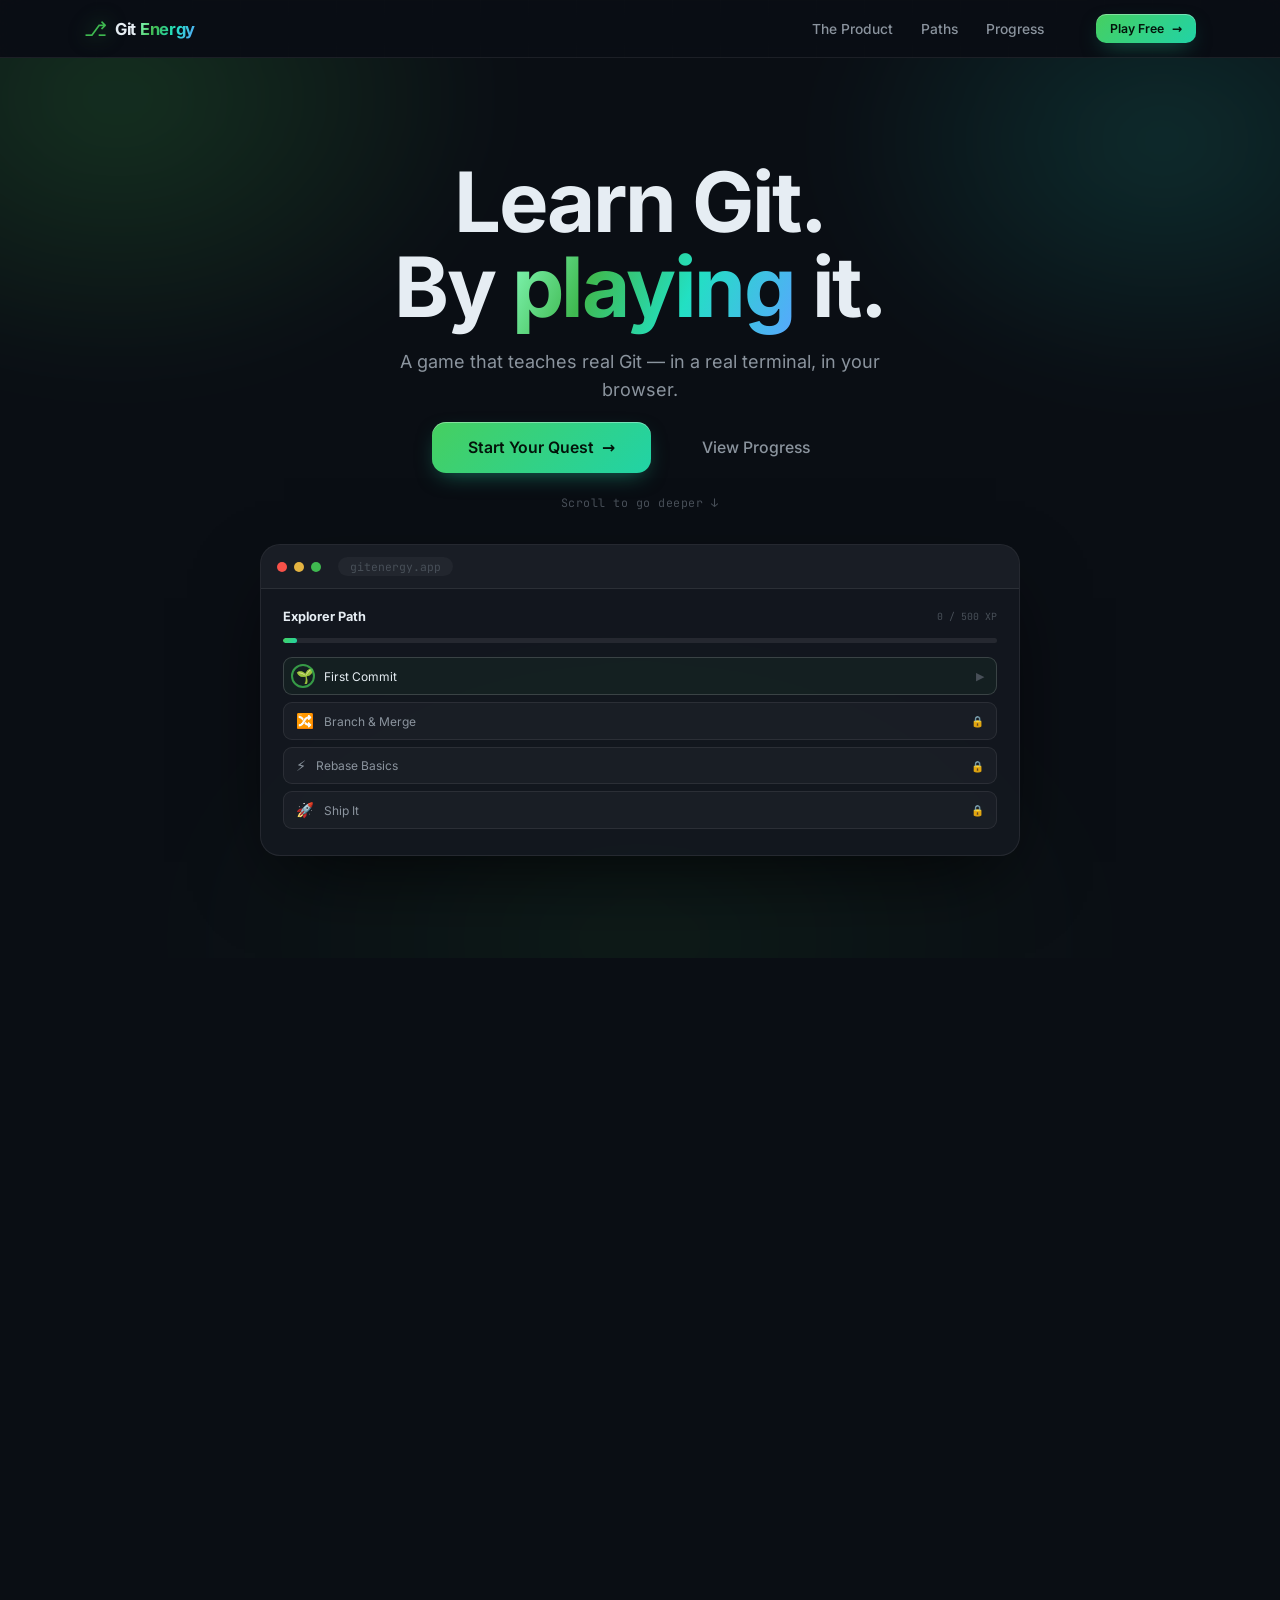
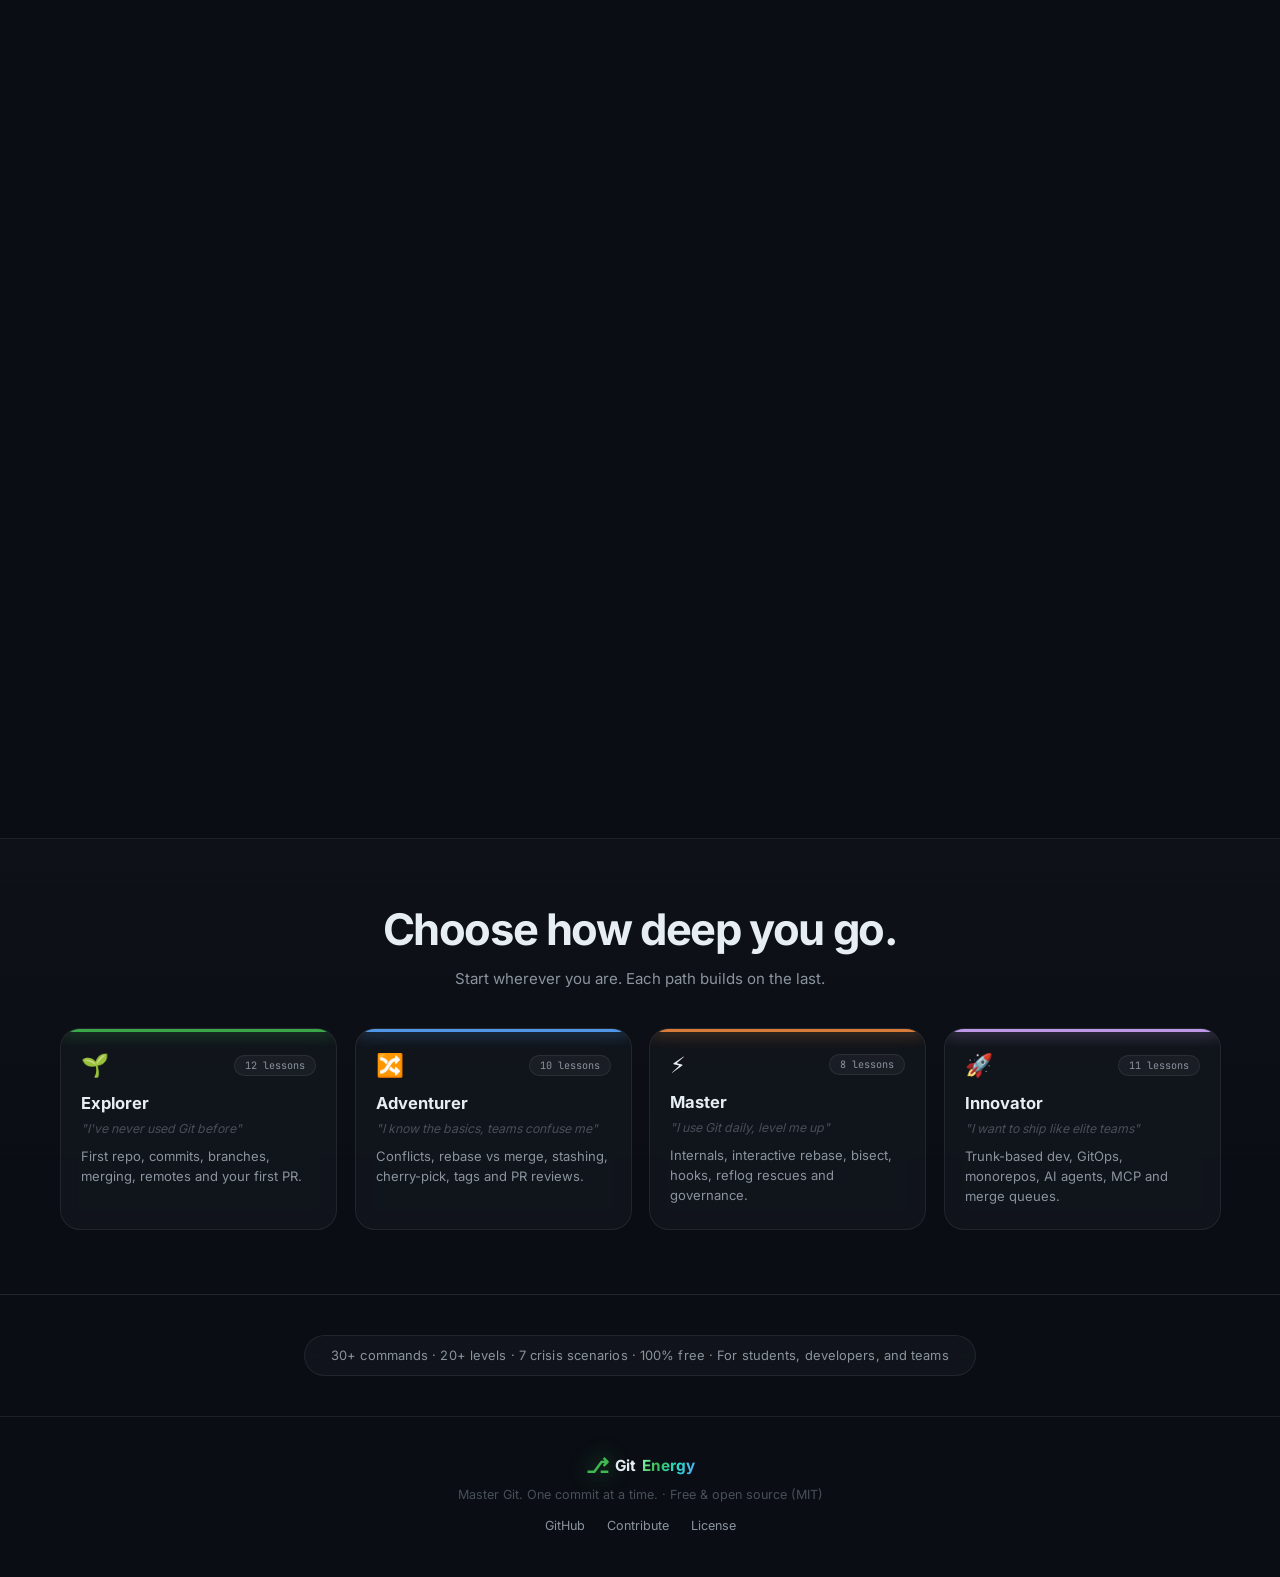
<file: index.html>
<!DOCTYPE html>
<html lang="en">
<head>
  <meta charset="UTF-8" />
  <meta name="viewport" content="width=device-width, initial-scale=1.0" />

  <title>Git Energy — Learn Git by Playing | Free Interactive Git Game</title>
  <meta name="description" content="Git Energy is a free, browser-based game that teaches Git — from your first commit to senior-level workflows. Story-driven lessons, a real terminal simulator, merge-conflict resolvers, crisis scenarios, and IDE simulations. No install, no sign-up." />
  <meta name="keywords" content="learn git, git game, git tutorial, interactive git, git branching, merge conflicts, git for beginners, learn git online, git practice, github tutorial, git visualizer, git simulator" />
  <meta name="author" content="Git Energy contributors" />
  <meta name="robots" content="index, follow, max-image-preview:large" />
  <meta name="theme-color" content="#0d1117" />
  <link rel="canonical" href="https://vineetts.github.io/GitEnergy/" />

  <!-- Favicon (branch glyph, no extra request) -->
  <link rel="icon" href="data:image/svg+xml,%3Csvg%20xmlns='http://www.w3.org/2000/svg'%20viewBox='0%200%20100%20100'%3E%3Crect%20width='100'%20height='100'%20rx='22'%20fill='%230d1117'/%3E%3Ctext%20x='50'%20y='50'%20font-size='62'%20text-anchor='middle'%20dominant-baseline='central'%20fill='%233fb950'%20font-family='monospace'%3E%E2%8E%87%3C/text%3E%3C/svg%3E" />

  <!-- Open Graph (Facebook, LinkedIn, Slack, Discord…) -->
  <meta property="og:type" content="website" />
  <meta property="og:site_name" content="Git Energy" />
  <meta property="og:title" content="Git Energy — Learn Git by Playing" />
  <meta property="og:description" content="A free, browser-based game that takes you from your first commit to senior-level Git workflows. Story-driven lessons, a real terminal simulator, and crisis scenarios. No install, no sign-up." />
  <meta property="og:url" content="https://vineetts.github.io/GitEnergy/" />
  <meta property="og:image" content="https://vineetts.github.io/GitEnergy/og-image.png" />
  <meta property="og:image:width" content="1200" />
  <meta property="og:image:height" content="630" />
  <meta property="og:image:alt" content="Git Energy — Learn Git by Playing. Four learning paths: Explorer, Adventurer, Master, Innovator." />

  <!-- Twitter / X card -->
  <meta name="twitter:card" content="summary_large_image" />
  <meta name="twitter:title" content="Git Energy — Learn Git by Playing" />
  <meta name="twitter:description" content="Learn Git by playing — from your first commit to senior-level workflows. Free, browser-based, no install." />
  <meta name="twitter:image" content="https://vineetts.github.io/GitEnergy/og-image.png" />

  <!-- Structured data: helps Google understand this is a free educational game -->
  <script type="application/ld+json">
  {
    "@context": "https://schema.org",
    "@type": "WebApplication",
    "name": "Git Energy",
    "url": "https://vineetts.github.io/GitEnergy/",
    "description": "A free, browser-based game that teaches Git through story-driven lessons, a real terminal simulator, merge-conflict resolvers, crisis scenarios, and IDE simulations.",
    "applicationCategory": "EducationalApplication",
    "applicationSubCategory": "Game",
    "operatingSystem": "Any (web browser)",
    "browserRequirements": "Requires a modern browser with JavaScript enabled",
    "inLanguage": "en",
    "isAccessibleForFree": true,
    "offers": {
      "@type": "Offer",
      "price": "0",
      "priceCurrency": "USD"
    },
    "keywords": "learn git, git game, git tutorial, interactive git, merge conflicts, git branching",
    "image": "https://vineetts.github.io/GitEnergy/og-image.png"
  }
  </script>

  <!-- Preload the above-the-fold fonts (self-hosted, no external CDN) -->
  <link rel="preload" href="fonts/inter-latin-700-normal.woff2" as="font" type="font/woff2" crossorigin />
  <link rel="preload" href="fonts/inter-latin-400-normal.woff2" as="font" type="font/woff2" crossorigin />
  <link rel="stylesheet" href="css/style.css" />
</head>
<body>
<div id="app">

  <!-- ═══════════════ SCREEN: LANDING ═══════════════ -->
  <div id="screen-landing" class="screen active">

    <!-- ── Nav ── -->
    <header class="lp-nav">
      <div class="lp-nav-inner">
        <a class="lp-brand" href="#lp-top">
          <span class="lp-brand-glyph">⎇</span>
          <span class="lp-brand-name">Git <span class="accent">Energy</span></span>
        </a>
        <nav class="lp-nav-links">
          <a href="#jy-track">The Product</a>
          <a href="#lp-paths">Paths</a>
          <a class="lp-nav-ghost" onclick="App.showScreen('profile')">Progress</a>
        </nav>
        <button class="btn btn-primary btn-sm lp-nav-cta" onclick="App.showScreen('lifestage')">
          Play Free <span class="btn-arrow">→</span>
        </button>
      </div>
    </header>

    <!-- ═══════════════════════════════════════════════════════════
         THE JOURNEY — one pinned ~620vh scroll track. The camera
         pushes through 5 nested layers of the actual product UI:
         browser → world map → lesson → terminal → commit graph, then
         retreats back to the browser frame for the finale CTA. All
         motion (transform/opacity/filter only) is driven by a single
         scroll listener in js/journey.js — scroll position IS the
         camera. See css "JOURNEY" block + js/journey.js for the
         motion map. Fully degrades to a static stacked layout under
         prefers-reduced-motion (see .jy-track.jy-static below). ═══ -->
    <section class="jy-track" id="jy-track" aria-label="A tour of Git Energy — from the browser window down into the commit graph">
      <div class="jy-stage">

        <!-- Journey-driven backdrop: 5 stacked radial-gradient "scenes" (one
             per product layer) crossfade based on journey scroll progress,
             plus a depth vignette. Lives INSIDE .jy-stage as an absolute
             inset:0 child so it is geometrically part of the pinned stage's
             own box — it can never detach from the viewport, even for a
             single frame, regardless of scroll speed or JS timing. Driven
             entirely by js/journey.js — a single rAF-throttled scroll
             listener, not page scroll. -->
        <div class="jy-backdrop" aria-hidden="true">
          <div class="jy-bg jy-bg-0"></div>
          <div class="jy-bg jy-bg-1"></div>
          <div class="jy-bg jy-bg-2"></div>
          <div class="jy-bg jy-bg-3"></div>
          <div class="jy-bg jy-bg-4"></div>
          <div class="jy-vignette"></div>
        </div>

        <!-- Journey progress indicator: real buttons, desktop only. -->
        <nav class="jy-indicator" aria-label="Journey progress">
          <div class="jy-indicator-track" aria-hidden="true"><span class="jy-indicator-fill"></span></div>
          <button type="button" class="jy-dot is-active" data-target="0" aria-label="Jump to Surface" style="--dp:0">
            <span class="jy-dot-mark" aria-hidden="true"></span><span class="jy-dot-label">Surface</span>
          </button>
          <button type="button" class="jy-dot" data-target="1" aria-label="Jump to Map" style="--dp:1">
            <span class="jy-dot-mark" aria-hidden="true"></span><span class="jy-dot-label">Map</span>
          </button>
          <button type="button" class="jy-dot" data-target="2" aria-label="Jump to Level" style="--dp:2">
            <span class="jy-dot-mark" aria-hidden="true"></span><span class="jy-dot-label">Level</span>
          </button>
          <button type="button" class="jy-dot" data-target="3" aria-label="Jump to Terminal" style="--dp:3">
            <span class="jy-dot-mark" aria-hidden="true"></span><span class="jy-dot-label">Terminal</span>
          </button>
          <button type="button" class="jy-dot" data-target="4" aria-label="Jump to Core" style="--dp:4">
            <span class="jy-dot-mark" aria-hidden="true"></span><span class="jy-dot-label">Core</span>
          </button>
        </nav>

        <!-- ── L0 · Surface — the game inside a glass browser frame.
             This IS the opening viewport; no separate hero section. ── -->
        <div class="jy-layer jy-l0" id="lp-top" data-layer="0">

          <div class="jy-copy">
            <h1 class="jy-headline">Learn Git.<br>By <span class="accent">playing</span> it.</h1>
            <p class="jy-sub">A game that teaches real Git — in a real terminal, in your browser.</p>
            <div class="jy-actions">
              <button class="btn btn-primary btn-lg" onclick="App.showScreen('lifestage')">
                Start Your Quest <span class="btn-arrow">→</span>
              </button>
              <button class="btn btn-ghost btn-lg" onclick="App.showScreen('profile')">View Progress</button>
            </div>
            <p class="jy-scroll-hint">Scroll to go deeper ↓</p>
          </div>

          <div class="jy-frame" aria-hidden="true">
            <div class="jy-browser-bar">
              <span class="lp-dot lp-dot-r"></span><span class="lp-dot lp-dot-y"></span><span class="lp-dot lp-dot-g"></span>
              <span class="jy-browser-url">gitenergy.app</span>
            </div>
            <!-- Miniature echo of the L1 world-map — a real, colored,
                 glassy product composition, not a skeleton wireframe. -->
            <div class="jy-browser-body">
              <div class="jy-fm-head"><span>Explorer Path</span><span class="jy-fm-xp">0 / 500 XP</span></div>
              <div class="jy-fm-bar"><span style="width:2%"></span></div>
              <div class="jy-fm-rows">
                <div class="jy-fm-row is-current"><span class="jy-fm-ring" aria-hidden="true"></span><span class="jy-fm-ico">🌱</span><span class="jy-fm-name">First Commit</span><span class="jy-fm-state">▶</span></div>
                <div class="jy-fm-row"><span class="jy-fm-ico">🔀</span><span class="jy-fm-name">Branch &amp; Merge</span><span class="jy-fm-state">🔒</span></div>
                <div class="jy-fm-row"><span class="jy-fm-ico">⚡</span><span class="jy-fm-name">Rebase Basics</span><span class="jy-fm-state">🔒</span></div>
                <div class="jy-fm-row"><span class="jy-fm-ico">🚀</span><span class="jy-fm-name">Ship It</span><span class="jy-fm-state">🔒</span></div>
              </div>
            </div>
          </div>
        </div>

        <!-- ── L1 · The Map — inside the app: world-map mockup. ── -->
        <div class="jy-layer jy-l1" data-layer="1">
          <div class="jy-copy">
            <h2 class="jy-headline">Four <span class="accent">paths</span>.</h2>
            <p class="jy-sub">From your first commit to force-with-lease.</p>
          </div>
          <!-- Overview of all FOUR paths (matches this layer's own "Four
               paths." headline) — content mirrors #lp-paths below (icon /
               name / tag / trimmed description per path), just condensed
               into compact cards. L0's mockup above already showed a
               single-path lesson list, so this deliberately does NOT
               repeat that — it's the map, not another lesson list. Cards
               reveal in sequence via data-in (see js/journey.js l1Cards). -->
          <div class="jy-mock jy-map-mock" aria-hidden="true">
            <div class="jy-map-head">
              <span>Choose your path</span>
              <span class="jy-map-xp">4 paths</span>
            </div>
            <div class="jy-map-paths">
              <div class="jy-map-path jy-map-path-beginner" data-in="0.100">
                <span class="jy-map-path-ico">🌱</span>
                <div class="jy-map-path-body">
                  <span class="jy-map-path-name">Explorer <em>"never used Git"</em></span>
                  <span class="jy-map-path-desc">First commits, branches, merging, your first PR.</span>
                </div>
              </div>
              <div class="jy-map-path jy-map-path-inter" data-in="0.125">
                <span class="jy-map-path-ico">🔀</span>
                <div class="jy-map-path-body">
                  <span class="jy-map-path-name">Adventurer <em>"teams confuse me"</em></span>
                  <span class="jy-map-path-desc">Conflicts, rebase vs merge, stashing, PR reviews.</span>
                </div>
              </div>
              <div class="jy-map-path jy-map-path-expert" data-in="0.150">
                <span class="jy-map-path-ico">⚡</span>
                <div class="jy-map-path-body">
                  <span class="jy-map-path-name">Master <em>"level me up"</em></span>
                  <span class="jy-map-path-desc">Internals, interactive rebase, bisect, hooks.</span>
                </div>
              </div>
              <div class="jy-map-path jy-map-path-innovator" data-in="0.175">
                <span class="jy-map-path-ico">🚀</span>
                <div class="jy-map-path-body">
                  <span class="jy-map-path-name">Innovator <em>"ship like elite teams"</em></span>
                  <span class="jy-map-path-desc">Trunk-based dev, GitOps, AI agents, merge queues.</span>
                </div>
              </div>
            </div>
          </div>
        </div>

        <!-- ── L2 · The Lesson — 3-pane mockup: story / graph / terminal.
             The terminal pane gains a glow as the descent nears — the
             affordance for where the camera goes next. ── -->
        <div class="jy-layer jy-l2" data-layer="2">
          <div class="jy-copy">
            <h2 class="jy-headline">Every level is a <span class="accent">story</span>.</h2>
            <p class="jy-sub">Learn inside real scenarios, not flashcards.</p>
          </div>
          <div class="jy-mock jy-lesson-mock" aria-hidden="true">
            <div class="jy-lp jy-lp-story">
              <span class="jy-lp-label">Scenario</span>
              <p>"Two of us edited the same file overnight. main won't fast-forward anymore…"</p>
            </div>
            <div class="jy-lp jy-lp-graph">
              <span class="jy-lp-label">Graph</span>
              <svg viewBox="0 0 140 70" width="100%" height="70">
                <line x1="14" y1="46" x2="60" y2="46" class="lp-edge"/>
                <line x1="60" y1="46" x2="100" y2="20" class="lp-edge lp-edge-b"/>
                <line x1="60" y1="46" x2="100" y2="46" class="lp-edge"/>
                <circle cx="14" cy="46" r="6" class="lp-node"/>
                <circle cx="60" cy="46" r="6" class="lp-node"/>
                <circle cx="100" cy="20" r="6" class="lp-node lp-node-b"/>
                <circle cx="100" cy="46" r="6" class="lp-node lp-node-head"/>
              </svg>
            </div>
            <div class="jy-lp jy-lp-term">
              <span class="jy-lp-label">Terminal</span>
              <p><span class="lp-tp">$</span> git merge origin/main</p>
              <p class="lp-tmuted">CONFLICT (content): app.js</p>
              <p><span class="lp-tp">$</span> <span class="lp-caret">▋</span></p>
            </div>
          </div>
        </div>

        <!-- ── L3 · The Terminal — full-viewport, typing scrubbed by
             scroll position (pure function of p, no timers). ── -->
        <div class="jy-layer jy-l3" data-layer="3">
          <div class="jy-copy">
            <h2 class="jy-headline">A real <span class="accent">terminal</span>.</h2>
            <p class="jy-sub">30+ commands. Real syntax. Zero install.</p>
          </div>
          <div class="jy-mock jy-term-mock" aria-hidden="true">
            <div class="jy-browser-bar">
              <span class="lp-dot lp-dot-r"></span><span class="lp-dot lp-dot-y"></span><span class="lp-dot lp-dot-g"></span>
              <span class="jy-browser-url mono">bash — gitenergy</span>
            </div>
            <div class="jy-term-body mono">
              <p class="jy-tline"><span class="lp-tp">$</span> <span class="jy-ttext" data-in="0.58" data-dur="0.045">git checkout -b feature/login</span></p>
              <p class="jy-tline lp-tmuted"><span class="jy-ttext" data-in="0.625" data-dur="0.02">Switched to a new branch 'feature/login'</span></p>
              <p class="jy-tline"><span class="lp-tp">$</span> <span class="jy-ttext" data-in="0.645" data-dur="0.035">git merge feature/login</span></p>
              <p class="jy-tline lp-tgreen"><span class="jy-ttext" data-in="0.68" data-dur="0.025">✔ Fast-forwarded. Working tree clean.</span></p>
              <p class="jy-tline"><span class="lp-tp">$</span> <span class="lp-caret">▋</span></p>
            </div>
          </div>
        </div>

        <!-- ── L4 · The Core — dark void, the player's path-to-mastery
             progression draws itself: four nodes (Explorer → Adventurer →
             Master → Innovator, the product's real 4-path system) rising
             left-to-right, connected by a self-drawing glowing line.
             Reuses the pathLength=1 + stroke-dashoffset technique that
             used to live in js/showcase.js. XP ticks up, an achievement
             chip floats in as the final (Innovator) node lands. The most
             abstract, most premium beat. ── -->
        <div class="jy-layer jy-l4" data-layer="4">
          <div class="jy-copy">
            <h2 class="jy-headline">This is your <span class="accent">energy</span>.</h2>
            <p class="jy-sub">XP, streaks, achievements — earned by doing real Git.</p>
          </div>
          <div class="jy-mock jy-core-mock" aria-hidden="true">
            <div class="jy-core-glow"></div>
            <!-- HUD docked directly above the graph (in normal flow, not
                 corner-anchored) so it stays visually attached to the
                 graph and can never overhang the viewport edge as the
                 layer scales during its leave transform. -->
            <div class="jy-core-hud">
              <div class="jy-core-xp jy-core-line" data-in="0.840"><span class="jy-core-xp-num">0</span> XP</div>
              <!-- One achievement per progression node below, each
                   revealing a beat after its node lights up (node data-in:
                   Explorer .780 / Adventurer .808 / Master .846 / Innovator
                   .882 — see the graph nodes further down). Reuses the
                   existing generic .jy-core-line data-in reveal loop in
                   js/journey.js (coreLines) — no JS changes needed, these
                   just need correct data-in like every other .jy-core-line. -->
              <div class="jy-core-achs">
                <div class="jy-core-ach jy-core-line" data-in="0.800">🌱 First Commit unlocked</div>
                <div class="jy-core-ach jy-core-line" data-in="0.828">🌿 Branch Out unlocked</div>
                <div class="jy-core-ach jy-core-line" data-in="0.866">⚡ Git Master unlocked</div>
                <div class="jy-core-ach jy-core-line" data-in="0.902">🔀 Merge Master unlocked</div>
              </div>
            </div>
            <svg class="jy-core-graph" viewBox="0 0 900 240" fill="none" xmlns="http://www.w3.org/2000/svg">
              <path class="lp-sc-edge lp-path-adv" pathLength="1" data-in="0.788" data-dur="0.026" d="M120,190 C230,190 230,146 360,146"/>
              <path class="lp-sc-edge lp-path-mst" pathLength="1" data-in="0.824" data-dur="0.028" d="M360,146 C470,146 470,98 600,98"/>
              <path class="lp-sc-edge lp-path-inv" pathLength="1" data-in="0.860" data-dur="0.030" d="M600,98 C710,98 710,50 820,50"/>
              <text class="lp-sc-glabel jy-core-line" data-in="0.792" x="120" y="226" text-anchor="middle">Explorer</text>
              <text class="lp-sc-glabel jy-core-line" data-in="0.820" x="360" y="183" text-anchor="middle">Adventurer</text>
              <text class="lp-sc-glabel jy-core-line" data-in="0.856" x="600" y="136" text-anchor="middle">Master</text>
              <text class="lp-sc-glabel jy-core-line" data-in="0.892" x="820" y="90"  text-anchor="middle">Innovator</text>
              <circle class="lp-sc-node lp-node-exp" data-in="0.780" cx="120" cy="190" r="16"/>
              <circle class="lp-sc-node lp-node-adv" data-in="0.808" cx="360" cy="146" r="17"/>
              <circle class="lp-sc-node lp-node-mst" data-in="0.846" cx="600" cy="98"  r="18"/>
              <circle class="lp-sc-node lp-node-inv" data-in="0.882" cx="820" cy="50"  r="20"/>
              <text class="jy-core-icon jy-core-line" data-in="0.782" x="120" y="190" text-anchor="middle" dominant-baseline="central">🌱</text>
              <text class="jy-core-icon jy-core-line" data-in="0.810" x="360" y="146" text-anchor="middle" dominant-baseline="central">🔀</text>
              <text class="jy-core-icon jy-core-line" data-in="0.848" x="600" y="98"  text-anchor="middle" dominant-baseline="central">⚡</text>
              <text class="jy-core-icon jy-core-line" data-in="0.884" x="820" y="50"  text-anchor="middle" dominant-baseline="central">🚀</text>
            </svg>
          </div>
        </div>

        <!-- ── Pull-back finale — fast retreat to the browser frame,
             now overlaid with the final CTA. ── -->
        <div class="jy-finale">
          <h2 class="jy-headline">Ready to dive in?</h2>
          <div class="jy-actions">
            <button class="btn btn-primary btn-lg" onclick="App.showScreen('lifestage')">
              Start Your Quest — free <span class="btn-arrow">→</span>
            </button>
            <button class="btn btn-ghost btn-lg" onclick="App.showScreen('profile')">View Progress</button>
          </div>
          <!-- Closing echo of the L0 browser frame, laid out in normal
               flow BELOW the CTA row (headline → gap → CTA → gap →
               frame) so it can never overlap the buttons. It may crop
               off the viewport bottom on short viewports — that's fine,
               it's already fully readable above the fold. -->
          <div class="jy-frame jy-finale-frame" aria-hidden="true">
            <div class="jy-browser-bar">
              <span class="lp-dot lp-dot-r"></span><span class="lp-dot lp-dot-y"></span><span class="lp-dot lp-dot-g"></span>
              <span class="jy-browser-url">gitenergy.app</span>
            </div>
            <!-- Closing beat is a small, real echo of #screen-profile
                 (avatar/level + stat chips + achievement badges) — NOT
                 another Explorer-Path lesson-row list, so this doesn't
                 just repeat L0/L1 (or L4's path-progression payoff) a
                 third time with different numbers. -->
            <div class="jy-browser-body jy-fin-body">
              <div class="jy-fin-head">
                <span class="jy-fin-avatar" aria-hidden="true">⎇</span>
                <div class="jy-fin-id">
                  <span class="jy-fin-name">Git Developer</span>
                  <span class="jy-fin-level">Explorer · Level 5</span>
                </div>
              </div>
              <div class="jy-fin-stats">
                <div class="jy-fin-stat"><span class="jy-fin-stat-val">2,180</span><span class="jy-fin-stat-lbl">Total XP</span></div>
                <div class="jy-fin-stat"><span class="jy-fin-stat-val">6</span><span class="jy-fin-stat-lbl">Levels Done</span></div>
                <div class="jy-fin-stat"><span class="jy-fin-stat-val">5 🔥</span><span class="jy-fin-stat-lbl">Day Streak</span></div>
              </div>
              <div class="jy-fin-achs">
                <div class="jy-fin-ach is-unlocked"><span class="jy-fin-ach-ico">🌱</span><span class="jy-fin-ach-name">First Commit</span></div>
                <div class="jy-fin-ach is-unlocked"><span class="jy-fin-ach-ico">🌿</span><span class="jy-fin-ach-name">Branch Out</span></div>
                <div class="jy-fin-ach is-unlocked"><span class="jy-fin-ach-ico">🔀</span><span class="jy-fin-ach-name">Merge Master</span></div>
                <div class="jy-fin-ach"><span class="jy-fin-ach-ico">⚔️</span><span class="jy-fin-ach-name">Conflict Hero</span></div>
              </div>
            </div>
          </div>
        </div>

      </div>
    </section>

    <!-- ── Choose how deep you go — the four learning paths ── -->
    <section class="lp-section lp-section-alt" id="lp-paths">
      <div class="lp-section-head reveal">
        <h2>Choose how deep you go.</h2>
        <p>Start wherever you are. Each path builds on the last.</p>
      </div>
      <div class="lp-path-grid">
        <div class="lp-path lp-path-beginner tilt reveal">
          <div class="lp-path-top"><span class="lp-path-ico">🌱</span><span class="lp-path-count">12 lessons</span></div>
          <h3>Explorer</h3>
          <p class="lp-path-tag">"I've never used Git before"</p>
          <p>First repo, commits, branches, merging, remotes and your first PR.</p>
        </div>
        <div class="lp-path lp-path-inter tilt reveal">
          <div class="lp-path-top"><span class="lp-path-ico">🔀</span><span class="lp-path-count">10 lessons</span></div>
          <h3>Adventurer</h3>
          <p class="lp-path-tag">"I know the basics, teams confuse me"</p>
          <p>Conflicts, rebase vs merge, stashing, cherry-pick, tags and PR reviews.</p>
        </div>
        <div class="lp-path lp-path-expert tilt reveal">
          <div class="lp-path-top"><span class="lp-path-ico">⚡</span><span class="lp-path-count">8 lessons</span></div>
          <h3>Master</h3>
          <p class="lp-path-tag">"I use Git daily, level me up"</p>
          <p>Internals, interactive rebase, bisect, hooks, reflog rescues and governance.</p>
        </div>
        <div class="lp-path lp-path-innovator tilt reveal">
          <div class="lp-path-top"><span class="lp-path-ico">🚀</span><span class="lp-path-count">11 lessons</span></div>
          <h3>Innovator</h3>
          <p class="lp-path-tag">"I want to ship like elite teams"</p>
          <p>Trunk-based dev, GitOps, monorepos, AI agents, MCP and merge queues.</p>
        </div>
      </div>
    </section>

    <!-- ── Proof strip — one slim glass band merging the old earn-band
         + personas line into a single line of small type. The finale
         CTA already lives inside the journey; no second big CTA here. ── -->
    <section class="lp-proof">
      <p class="reveal">30+ commands · 20+ levels · 7 crisis scenarios · 100% free · For students, developers, and teams</p>
    </section>

    <!-- ── Footer ── -->
    <footer class="lp-footer">
      <div class="lp-footer-brand">
        <span class="lp-brand-glyph">⎇</span> Git <span class="accent">Energy</span>
      </div>
      <p class="lp-footer-sub">Master Git. One commit at a time. · Free &amp; open source (MIT)</p>
      <div class="lp-footer-links">
        <a href="https://github.com/vineetts/GitEnergy" target="_blank" rel="noopener">GitHub</a>
        <a href="https://github.com/vineetts/GitEnergy/blob/main/CONTRIBUTING.md" target="_blank" rel="noopener">Contribute</a>
        <a href="https://github.com/vineetts/GitEnergy/blob/main/LICENSE" target="_blank" rel="noopener">License</a>
      </div>
    </footer>
  </div>

  <!-- ═══════════════ SCREEN: LIFE STAGE ═══════════════ -->
  <div id="screen-lifestage" class="screen">
    <div class="screen-header">
      <button class="btn-back" onclick="App.showScreen('landing')">← Back</button>
      <h2>A bit about you</h2>
      <p class="screen-subtitle">We'll tailor examples to your world so concepts click faster</p>
    </div>
    <div class="lifestage-grid">

      <div class="lifestage-card" onclick="App.selectLifeStage('school')">
        <div class="lifestage-icon">🏫</div>
        <h3>High School</h3>
        <p>Examples from school projects, group assignments, and working with classmates on shared files.</p>
        <div class="lifestage-sample">"Me and Jamie are editing the same Word doc and now we have three versions…"</div>
      </div>

      <div class="lifestage-card" onclick="App.selectLifeStage('uni')">
        <div class="lifestage-icon">🎓</div>
        <h3>University</h3>
        <p>Relatable to coursework, dissertations, lab partners, and software engineering group projects.</p>
        <div class="lifestage-sample">"Our 4-person team is all pushing to the same repo and things keep breaking…"</div>
      </div>

      <div class="lifestage-card" onclick="App.selectLifeStage('working')">
        <div class="lifestage-icon">💼</div>
        <h3>Working Professional</h3>
        <p>Real team scenarios: production hotfixes, PR reviews, branching strategies, deployments.</p>
        <div class="lifestage-sample">"My manager said 'don't break main' and I have no idea what that means yet…"</div>
      </div>

      <div class="lifestage-card" onclick="App.selectLifeStage('learner')">
        <div class="lifestage-icon">🌱</div>
        <h3>Self-Taught / Hobbyist</h3>
        <p>Building personal projects, learning from tutorials, and trying not to lose code between sessions.</p>
        <div class="lifestage-sample">"I deleted my entire project by accident and I want to make sure that never happens again…"</div>
      </div>

    </div>
  </div>

  <!-- ═══════════════ SCREEN: PERSONA SELECT ═══════════════ -->
  <div id="screen-persona" class="screen">
    <div class="screen-header">
      <button class="btn-back" onclick="App.showScreen('lifestage')">← Back</button>
      <h2>Choose Your Path</h2>
      <p class="screen-subtitle">Select the level that best fits where you are right now</p>
      <button class="pq-trigger" onclick="App.startPathQuiz()">
        <span class="pq-trigger-ico">🧭</span> Not sure? Take the 60-second quiz
      </button>
    </div>
    <div class="persona-grid">

      <div class="persona-card beginner" onclick="App.selectPersona('beginner')">
        <div class="persona-badge">🌱</div>
        <h3>Explorer</h3>
        <div class="persona-tag">Beginner</div>
        <p class="persona-desc">Brand new to Git? Start here. Visual lessons, no prior knowledge needed.</p>
        <div class="persona-sample">"I have no idea what version control is — where do I even start?"</div>
        <div class="persona-stats">
          <span>12 lessons</span>
          <span>~2 hrs</span>
          <span>No prereqs</span>
        </div>
      </div>

      <div class="persona-card intermediate" onclick="App.selectPersona('intermediate')">
        <div class="persona-badge">🔀</div>
        <h3>Adventurer</h3>
        <div class="persona-tag">Intermediate</div>
        <p class="persona-desc">Know the basics but want to work smarter. Real team scenarios, merge conflicts, pull requests.</p>
        <div class="persona-sample">"I know commits and branches — but merge conflicts terrify me."</div>
        <div class="persona-stats">
          <span>10 lessons</span>
          <span>~3 hrs</span>
          <span>Basic Git needed</span>
        </div>
      </div>

      <div class="persona-card expert" onclick="App.selectPersona('expert')">
        <div class="persona-badge">⚡</div>
        <h3>Master</h3>
        <div class="persona-tag">Expert</div>
        <p class="persona-desc">Production incidents, advanced workflows, team governance. You architect how teams ship.</p>
        <div class="persona-sample">"I need to bisect a regression before standups — where do I start?"</div>
        <div class="persona-stats">
          <span>8 lessons</span>
          <span>~4 hrs</span>
          <span>Solid Git experience</span>
        </div>
      </div>

      <div class="persona-card innovator" onclick="App.selectPersona('innovator')">
        <div class="persona-badge">🚀</div>
        <h3>Innovator</h3>
        <div class="persona-tag">AI & Strategy</div>
        <div class="innovator-new-badge">✨ NEW</div>
        <p class="persona-desc">GitOps, trunk-based dev, AI agents, merge queues — the cutting edge of how elite teams ship.</p>
        <div class="persona-sample">"I want AI coding agents and GitOps pipelines working together seamlessly."</div>
        <div class="persona-stats">
          <span>11 lessons</span>
          <span>~5 hrs</span>
          <span>Expert Git needed</span>
        </div>
      </div>

    </div>
  </div>

  <!-- ═══════════════ SCREEN: PATH QUIZ ═══════════════ -->
  <div id="screen-pathquiz" class="screen">
    <div class="screen-header">
      <button class="btn-back" onclick="App.showScreen('persona')">← Back</button>
      <h2>Find Your Path</h2>
      <p class="screen-subtitle">Four quick questions — we'll recommend where to start</p>
    </div>

    <div class="pq-wrap">
      <div class="pq-dots" id="pq-dots"></div>

      <div class="pq-question-area" id="pq-question-area">
        <div class="pq-counter" id="pq-counter"></div>
        <h3 class="pq-question-text" id="pq-question-text"></h3>
        <div class="pq-answers" id="pq-answers"></div>
      </div>

      <div class="pq-result" id="pq-result">
        <div class="pq-result-card" id="pq-result-card">
          <div class="pq-result-badge" id="pq-result-badge"></div>
          <div class="pq-result-tag persona-tag" id="pq-result-tag"></div>
          <h3 class="pq-result-title" id="pq-result-title"></h3>
          <p class="pq-result-desc" id="pq-result-desc"></p>
          <div class="pq-result-actions">
            <button class="btn btn-primary btn-lg" id="pq-result-cta" onclick="App.acceptPathQuizResult()"></button>
            <button class="btn btn-ghost" onclick="App.showScreen('persona')">See all paths</button>
          </div>
        </div>
        <button class="pq-retake" onclick="App.startPathQuiz()">↺ Retake the quiz</button>
      </div>
    </div>
  </div>

  <!-- ═══════════════ SCREEN: WORLD MAP ═══════════════ -->
  <div id="screen-worldmap" class="screen">
    <div class="worldmap-header">
      <div class="worldmap-title-area">
        <button class="btn-back" onclick="App.showScreen('persona')">← Change Path</button>
        <div>
          <h2 id="worldmap-title">Explorer Path</h2>
          <p id="worldmap-subtitle">Your Git journey starts here</p>
        </div>
      </div>
      <div class="worldmap-hud">
        <div class="hud-item">
          <span class="hud-label">XP</span>
          <span class="hud-value" id="hud-xp">0</span>
        </div>
        <div class="hud-item">
          <span class="hud-label">Level</span>
          <span class="hud-value" id="hud-level">1</span>
        </div>
        <div class="hud-item">
          <span class="hud-label">Streak</span>
          <span class="hud-value" id="hud-streak">0 🔥</span>
        </div>
        <button class="btn btn-ghost btn-sm" onclick="App.promptResetPath()">↺ Reset Path</button>
        <button class="btn btn-ghost btn-sm" onclick="App.showScreen('profile')">Profile</button>
      </div>
    </div>
    <div class="xp-bar-container">
      <div class="xp-bar" id="xp-bar"></div>
      <span class="xp-bar-label" id="xp-bar-label">0 / 500 XP</span>
    </div>
    <div class="level-map" id="level-map">
      <!-- Populated by JS -->
    </div>
  </div>

  <!-- ═══════════════ SCREEN: LESSON ═══════════════ -->
  <div id="screen-lesson" class="screen">
    <div class="lesson-layout">

      <!-- Left: lesson info sidebar -->
      <div class="lesson-sidebar">
        <button class="btn-back" onclick="App.showScreen('worldmap')">← Map</button>
        <div class="lesson-meta">
          <div class="lesson-badge" id="lesson-badge">🌱</div>
          <h3 id="lesson-title">Lesson Title</h3>
          <div class="lesson-xp-pill" id="lesson-xp-pill">+100 XP</div>
          <button class="btn-restart-lesson" onclick="App.promptRestartLesson()" title="Restart this lesson from the beginning">↺ Restart</button>
        </div>
        <div class="lesson-progress-steps" id="lesson-steps">
          <!-- Populated by JS -->
        </div>
        <div class="lesson-tip-box" id="lesson-tip-box">
          <span class="tip-icon">💡</span>
          <span id="lesson-tip-text">Tip text here</span>
        </div>
        <div class="command-reference" id="command-reference">
          <!-- Populated per lesson -->
        </div>
      </div>

      <!-- Center: main lesson area -->
      <div class="lesson-main">
        <div class="lesson-stage" id="lesson-stage">
          <!-- Dynamic content rendered by JS -->
        </div>
        <div class="lesson-controls">
          <button class="btn btn-ghost" id="btn-hint" onclick="App.showHint()">💡 Hint</button>
          <div class="lesson-nav">
            <button class="btn btn-secondary" id="btn-prev" onclick="App.prevStep()">← Prev</button>
            <button class="btn btn-primary" id="btn-next" onclick="App.nextStep()">Next →</button>
          </div>
        </div>
      </div>

      <!-- Right: git visualizer -->
      <div class="lesson-visualizer">
        <div class="visualizer-header">
          <span class="viz-title">Git Graph</span>
          <div class="viz-tabs">
            <button class="viz-tab active" onclick="App.switchVizTab('graph', this)">Graph</button>
            <button class="viz-tab" onclick="App.switchVizTab('terminal', this)">Terminal</button>
          </div>
        </div>
        <div class="viz-panel active" id="viz-graph">
          <svg id="git-svg" width="100%" height="320"></svg>
          <div class="git-legend" id="git-legend"></div>
        </div>
        <div class="viz-panel" id="viz-terminal">
          <div class="terminal-window">
            <div class="terminal-titlebar">
              <span class="t-dot red"></span>
              <span class="t-dot yellow"></span>
              <span class="t-dot green"></span>
              <span class="t-title">bash — Git Energy Terminal</span>
            </div>
            <div class="terminal-output" id="terminal-output"></div>
            <div class="terminal-input-row">
              <span class="terminal-prompt" id="terminal-prompt">$ </span>
              <input type="text" class="terminal-input" id="terminal-input"
                     placeholder="Type a git command…"
                     autocomplete="off" spellcheck="false"
                     onkeydown="Terminal.handleKey(event)" />
            </div>
          </div>
        </div>
      </div>

    </div>
  </div>

  <!-- ═══════════════ SCREEN: PROFILE ═══════════════ -->
  <div id="screen-profile" class="screen">
    <div class="screen-header">
      <button class="btn-back" onclick="App.goBack()">← Back</button>
      <h2>Your Profile</h2>
    </div>
    <div class="profile-layout">
      <div class="profile-card">
        <div class="profile-avatar">⎇</div>
        <h3 id="profile-name">Git Developer</h3>
        <p id="profile-level-label" class="profile-level">Explorer • Level 1</p>
        <div class="profile-xp-bar">
          <div id="profile-xp-fill"></div>
        </div>
        <p id="profile-xp-text" class="profile-xp-text">0 / 500 XP to next level</p>
      </div>
      <div class="profile-stats-grid" id="profile-stats">
        <!-- Populated by JS -->
      </div>
      <div class="achievements-section">
        <h3>Achievements</h3>
        <div class="achievements-grid" id="achievements-grid">
          <!-- Populated by JS -->
        </div>
      </div>
      <div class="reset-section">
        <button class="btn btn-danger" onclick="App.resetGame()">Reset All Progress</button>
        <p class="reset-warning">This will erase all XP, completed lessons, and achievements.</p>
      </div>
    </div>
  </div>

</div><!-- #app -->

<!-- Reset Confirmation Modal -->
<div id="modal-reset" class="modal-overlay hidden">
  <div class="modal-box">
    <div class="modal-icon">⚠️</div>
    <h2>Reset All Progress?</h2>
    <p>All XP, completed lessons, and achievements will be permanently deleted. This cannot be undone.</p>
    <div class="modal-actions">
      <button class="btn btn-danger" onclick="App.confirmReset()">Yes, Reset Everything</button>
      <button class="btn btn-ghost" onclick="App.closeModal('modal-reset')">Cancel</button>
    </div>
  </div>
</div>

<!-- ═══════════════ OVERLAYS ═══════════════ -->

<!-- Level Complete Modal -->
<div id="modal-levelcomplete" class="modal-overlay hidden">
  <div class="modal-box">
    <div class="modal-confetti" id="confetti-container"></div>
    <div class="modal-icon">🎉</div>
    <h2>Level Complete!</h2>
    <p id="modal-lesson-name">Lesson Name</p>
    <div class="xp-award">
      <span class="xp-award-label">XP Earned</span>
      <span class="xp-award-value" id="modal-xp">+100</span>
    </div>
    <div id="modal-achievements" class="modal-achievements"></div>
    <!-- Jungle story beat: companion quote + optional chapter unlock -->
    <div id="modal-story-beat" class="modal-story-beat hidden"></div>
    <div class="modal-actions">
      <button class="btn btn-primary" onclick="App.onLevelCompleteContinue()">Continue →</button>
      <button class="btn btn-ghost" onclick="App.goToMap()">Back to Map</button>
    </div>
  </div>
</div>

<!-- Achievement Toast -->
<div id="achievement-toast" class="achievement-toast hidden">
  <div class="toast-icon" id="toast-icon">🏆</div>
  <div class="toast-content">
    <div class="toast-title">Achievement Unlocked!</div>
    <div class="toast-name" id="toast-name">First Commit</div>
  </div>
</div>

<!-- Conflict Editor Modal -->
<div id="modal-conflict" class="modal-overlay hidden">
  <div class="modal-box modal-wide">
    <h3>⚡ Merge Conflict</h3>
    <p id="conflict-context"></p>
    <div class="conflict-editor" id="conflict-editor">
      <div class="conflict-file-header" id="conflict-file-header"></div>
      <textarea class="conflict-textarea" id="conflict-textarea" spellcheck="false"></textarea>
    </div>
    <div class="conflict-actions">
      <button class="btn btn-secondary" onclick="App.resolveConflict('ours')">Keep Ours</button>
      <button class="btn btn-secondary" onclick="App.resolveConflict('theirs')">Keep Theirs</button>
      <button class="btn btn-secondary" onclick="App.resolveConflict('both')">Keep Both</button>
      <button class="btn btn-primary" onclick="App.submitConflictResolution()">Commit Merge ✓</button>
    </div>
    <div class="conflict-hint" id="conflict-hint"></div>
  </div>
</div>

<!-- Reset Path Modal -->
<div id="modal-reset-path" class="modal-overlay hidden">
  <div class="modal-box">
    <div class="modal-icon">↺</div>
    <h2>Reset Path Progress?</h2>
    <p id="modal-reset-path-name">This will erase all XP and completed lessons for this path only. Other paths and achievements are unaffected.</p>
    <div class="modal-actions">
      <button class="btn btn-danger" onclick="App.confirmResetPath()">Yes, Reset Path</button>
      <button class="btn btn-ghost" onclick="App.closeModal('modal-reset-path')">Cancel</button>
    </div>
  </div>
</div>

<!-- Reset Lesson Modal -->
<div id="modal-restart-lesson" class="modal-overlay hidden">
  <div class="modal-box">
    <div class="modal-icon">↺</div>
    <h2>Restart Lesson?</h2>
    <p id="modal-restart-lesson-name">This will reset your progress for this lesson only. Your overall XP and other completed lessons are unaffected.</p>
    <div class="modal-actions">
      <button class="btn btn-primary" onclick="App.confirmRestartLesson()">Restart Lesson</button>
      <button class="btn btn-ghost" onclick="App.closeModal('modal-restart-lesson')">Cancel</button>
    </div>
  </div>
</div>

<!-- IDE Simulation Modal -->
<div id="modal-ide" class="modal-overlay hidden">
  <div class="modal-box modal-fullish">
    <button class="modal-close" onclick="App.closeModal('modal-ide')">✕</button>
    <div id="ide-content"></div>
  </div>
</div>

<script src="js/data.js"></script>
<script src="js/data-innovator.js"></script>
<script src="js/data-practical.js"></script>
<script src="js/data-lifestage.js"></script>
<script src="js/data-commands.js"></script>
<script src="js/data-story.js"></script>
<script src="js/visualizer.js"></script>
<script src="js/terminal.js"></script>
<script src="js/app.js"></script>
<script src="js/reveal.js"></script>
<script src="js/journey.js"></script>
<script src="js/tilt.js"></script>
</body>
</html>
</file>
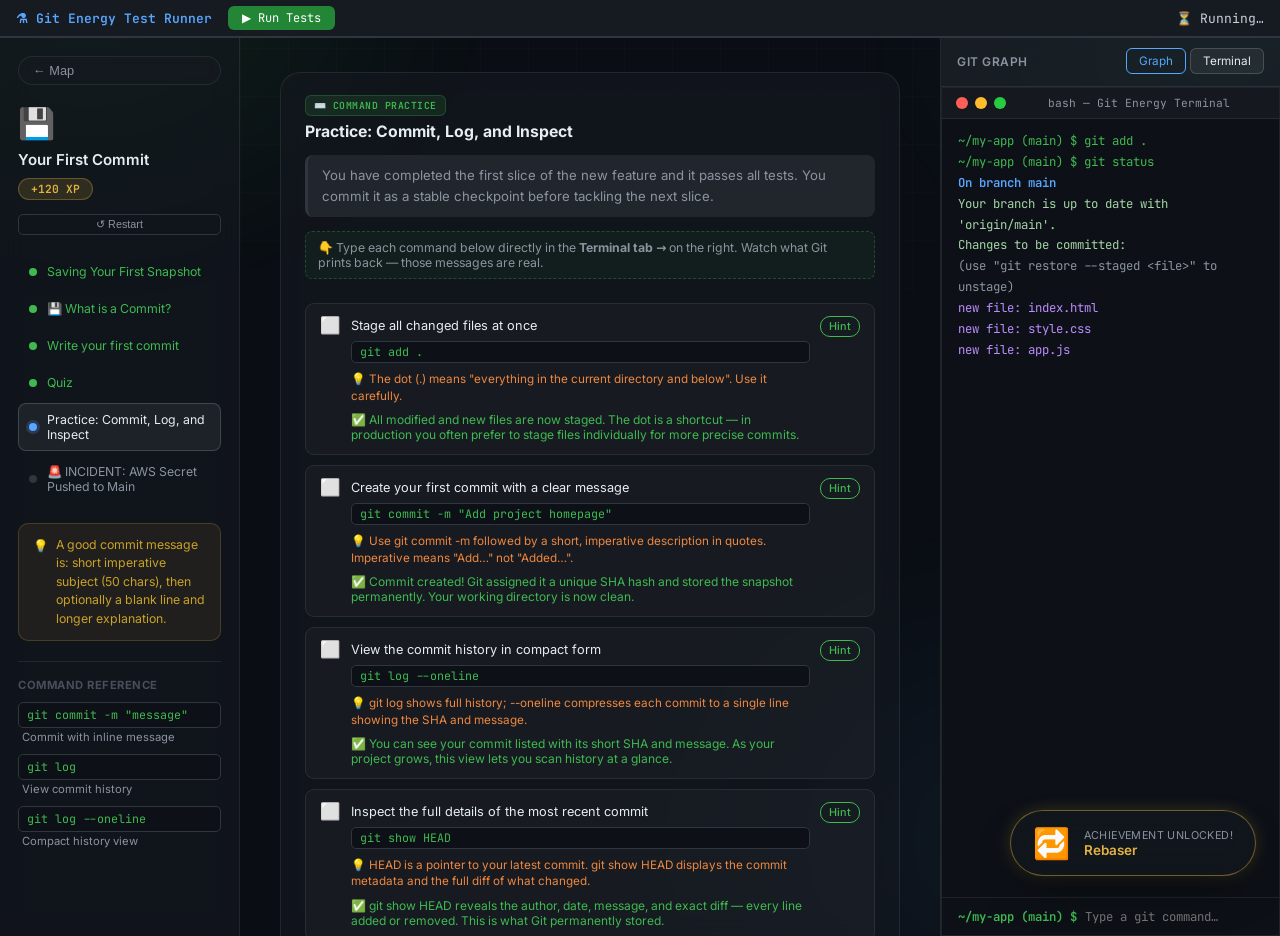
<file: tests/runner.html>
<!DOCTYPE html>
<html lang="en">
<head>
  <meta charset="UTF-8" />
  <meta name="viewport" content="width=device-width, initial-scale=1.0" />
  <title>Git Energy — Test Runner</title>
  <link rel="stylesheet" href="../css/style.css" />
  <style>
    /* ── Test runner banner ── */
    #gq-runner-banner {
      position: fixed;
      top: 0; left: 0; right: 0;
      background: #161b22;
      border-bottom: 2px solid #30363d;
      color: #c9d1d9;
      font-family: 'JetBrains Mono', monospace;
      font-size: 13px;
      padding: 6px 16px;
      display: flex;
      align-items: center;
      gap: 16px;
      z-index: 99999;
    }
    #gq-runner-banner .banner-title { font-weight: 600; color: #58a6ff; }
    #gq-runner-banner .banner-status { margin-left: auto; }
    #gq-run-btn {
      background: #238636;
      color: #fff;
      border: none;
      border-radius: 6px;
      padding: 4px 14px;
      font-family: inherit;
      font-size: 12px;
      cursor: pointer;
    }
    #gq-run-btn:hover { background: #2ea043; }
    /* push game content below banner */
    #app { margin-top: 36px; }
  </style>
</head>
<body>

<!-- ── Test runner banner (always visible) ── -->
<div id="gq-runner-banner">
  <span class="banner-title">⚗ Git Energy Test Runner</span>
  <button id="gq-run-btn" onclick="GQTest.run()">▶ Run Tests</button>
  <span class="banner-status" id="gq-banner-status">Ready — click Run Tests</span>
</div>

<div id="app">

  <!-- ═══════════════ SCREEN: WELCOME ═══════════════ -->
  <div id="screen-welcome" class="screen active">
    <div class="stars"></div>
    <div class="welcome-content">
      <div class="logo-area">
        <div class="logo-icon">⎇</div>
        <h1 class="logo-text">Git<span class="accent">Quest</span></h1>
        <p class="logo-tagline">Master Git. One commit at a time.</p>
      </div>
      <div class="welcome-features">
        <div class="feature-chip">🎮 Interactive Challenges</div>
        <div class="feature-chip">🌲 Visual Git Trees</div>
        <div class="feature-chip">💻 IDE Simulations</div>
        <div class="feature-chip">🏆 Achievements</div>
      </div>
      <div class="welcome-actions">
        <button class="btn btn-primary btn-lg" onclick="App.showScreen('lifestage')">
          Start Your Quest
          <span class="btn-arrow">→</span>
        </button>
        <button class="btn btn-ghost" onclick="App.showScreen('profile')">
          View Progress
        </button>
      </div>
      <p class="welcome-sub">No installation required · Runs in your browser · Progress saved locally</p>
    </div>
  </div>

  <!-- ═══════════════ SCREEN: LIFE STAGE ═══════════════ -->
  <div id="screen-lifestage" class="screen">
    <div class="screen-header">
      <button class="btn-back" onclick="App.showScreen('welcome')">← Back</button>
      <h2>A bit about you</h2>
      <p class="screen-subtitle">We'll tailor examples to your world so concepts click faster</p>
    </div>
    <div class="lifestage-grid">
      <div class="lifestage-card" onclick="App.selectLifeStage('school')">
        <div class="lifestage-icon">🏫</div>
        <h3>High School</h3>
        <p>Examples from school projects, group assignments, and working with classmates on shared files.</p>
        <div class="lifestage-sample">"Me and Jamie are editing the same Word doc and now we have three versions…"</div>
      </div>
      <div class="lifestage-card" onclick="App.selectLifeStage('uni')">
        <div class="lifestage-icon">🎓</div>
        <h3>University</h3>
        <p>Relatable to coursework, dissertations, lab partners, and software engineering group projects.</p>
        <div class="lifestage-sample">"Our 4-person team is all pushing to the same repo and things keep breaking…"</div>
      </div>
      <div class="lifestage-card" onclick="App.selectLifeStage('working')">
        <div class="lifestage-icon">💼</div>
        <h3>Working Professional</h3>
        <p>Real team scenarios: production hotfixes, PR reviews, branching strategies, deployments.</p>
        <div class="lifestage-sample">"My manager said 'don't break main' and I have no idea what that means yet…"</div>
      </div>
      <div class="lifestage-card" onclick="App.selectLifeStage('learner')">
        <div class="lifestage-icon">🌱</div>
        <h3>Self-Taught / Hobbyist</h3>
        <p>Building personal projects, learning from tutorials, and trying not to lose code between sessions.</p>
        <div class="lifestage-sample">"I deleted my entire project by accident and I want to make sure that never happens again…"</div>
      </div>
    </div>
  </div>

  <!-- ═══════════════ SCREEN: PERSONA SELECT ═══════════════ -->
  <div id="screen-persona" class="screen">
    <div class="screen-header">
      <button class="btn-back" onclick="App.showScreen('lifestage')">← Back</button>
      <h2>Choose Your Path</h2>
      <p class="screen-subtitle">Select the level that best fits where you are right now</p>
    </div>
    <div class="persona-grid">
      <div class="persona-card beginner" onclick="App.selectPersona('beginner')">
        <div class="persona-badge">🌱</div>
        <h3>Explorer</h3>
        <div class="persona-tag">Beginner</div>
        <p class="persona-desc">Brand new to Git? Start here. Visual lessons, no prior knowledge needed.</p>
        <div class="persona-sample">"I have no idea what version control is — where do I even start?"</div>
        <div class="persona-stats">
          <span>12 lessons</span><span>~2 hrs</span><span>No prereqs</span>
        </div>
      </div>
      <div class="persona-card intermediate" onclick="App.selectPersona('intermediate')">
        <div class="persona-badge">🔀</div>
        <h3>Adventurer</h3>
        <div class="persona-tag">Intermediate</div>
        <p class="persona-desc">Know the basics but want to work smarter. Real team scenarios, merge conflicts, pull requests.</p>
        <div class="persona-sample">"I know commits and branches — but merge conflicts terrify me."</div>
        <div class="persona-stats">
          <span>10 lessons</span><span>~3 hrs</span><span>Basic Git needed</span>
        </div>
      </div>
      <div class="persona-card expert" onclick="App.selectPersona('expert')">
        <div class="persona-badge">⚡</div>
        <h3>Master</h3>
        <div class="persona-tag">Expert</div>
        <p class="persona-desc">Production incidents, advanced workflows, team governance. You architect how teams ship.</p>
        <div class="persona-sample">"I need to bisect a regression before standups — where do I start?"</div>
        <div class="persona-stats">
          <span>8 lessons</span><span>~4 hrs</span><span>Solid Git experience</span>
        </div>
      </div>
      <div class="persona-card innovator" onclick="App.selectPersona('innovator')">
        <div class="persona-badge">🚀</div>
        <h3>Innovator</h3>
        <div class="persona-tag">AI & Strategy</div>
        <div class="innovator-new-badge">✨ NEW</div>
        <p class="persona-desc">GitOps, trunk-based dev, AI agents, merge queues — the cutting edge of how elite teams ship.</p>
        <div class="persona-sample">"I want AI coding agents and GitOps pipelines working together seamlessly."</div>
        <div class="persona-stats">
          <span>11 lessons</span><span>~5 hrs</span><span>Expert Git needed</span>
        </div>
      </div>
    </div>
  </div>

  <!-- ═══════════════ SCREEN: WORLD MAP ═══════════════ -->
  <div id="screen-worldmap" class="screen">
    <div class="worldmap-header">
      <div class="worldmap-title-area">
        <button class="btn-back" onclick="App.showScreen('persona')">← Change Path</button>
        <div>
          <h2 id="worldmap-title">Explorer Path</h2>
          <p id="worldmap-subtitle">Your Git journey starts here</p>
        </div>
      </div>
      <div class="worldmap-hud">
        <div class="hud-item">
          <span class="hud-label">XP</span>
          <span class="hud-value" id="hud-xp">0</span>
        </div>
        <div class="hud-item">
          <span class="hud-label">Level</span>
          <span class="hud-value" id="hud-level">1</span>
        </div>
        <div class="hud-item">
          <span class="hud-label">Streak</span>
          <span class="hud-value" id="hud-streak">0 🔥</span>
        </div>
        <button class="btn btn-ghost btn-sm" onclick="App.promptResetPath()">↺ Reset Path</button>
        <button class="btn btn-ghost btn-sm" onclick="App.showScreen('profile')">Profile</button>
      </div>
    </div>
    <div class="xp-bar-container">
      <div class="xp-bar" id="xp-bar"></div>
      <span class="xp-bar-label" id="xp-bar-label">0 / 500 XP</span>
    </div>
    <div class="level-map" id="level-map"></div>
  </div>

  <!-- ═══════════════ SCREEN: LESSON ═══════════════ -->
  <div id="screen-lesson" class="screen">
    <div class="lesson-layout">
      <div class="lesson-sidebar">
        <button class="btn-back" onclick="App.showScreen('worldmap')">← Map</button>
        <div class="lesson-meta">
          <div class="lesson-badge" id="lesson-badge">🌱</div>
          <h3 id="lesson-title">Lesson Title</h3>
          <div class="lesson-xp-pill" id="lesson-xp-pill">+100 XP</div>
          <button class="btn-restart-lesson" onclick="App.promptRestartLesson()" title="Restart this lesson from the beginning">↺ Restart</button>
        </div>
        <div class="lesson-progress-steps" id="lesson-steps"></div>
        <div class="lesson-tip-box" id="lesson-tip-box">
          <span class="tip-icon">💡</span>
          <span id="lesson-tip-text">Tip text here</span>
        </div>
        <div class="command-reference" id="command-reference"></div>
      </div>
      <div class="lesson-main">
        <div class="lesson-stage" id="lesson-stage"></div>
        <div class="lesson-controls">
          <button class="btn btn-ghost" id="btn-hint" onclick="App.showHint()">💡 Hint</button>
          <div class="lesson-nav">
            <button class="btn btn-secondary" id="btn-prev" onclick="App.prevStep()">← Prev</button>
            <button class="btn btn-primary" id="btn-next" onclick="App.nextStep()">Next →</button>
          </div>
        </div>
      </div>
      <div class="lesson-visualizer">
        <div class="visualizer-header">
          <span class="viz-title">Git Graph</span>
          <div class="viz-tabs">
            <button class="viz-tab active" onclick="App.switchVizTab('graph', this)">Graph</button>
            <button class="viz-tab" onclick="App.switchVizTab('terminal', this)">Terminal</button>
          </div>
        </div>
        <div class="viz-panel active" id="viz-graph">
          <svg id="git-svg" width="100%" height="320"></svg>
          <div class="git-legend" id="git-legend"></div>
        </div>
        <div class="viz-panel" id="viz-terminal">
          <div class="terminal-window">
            <div class="terminal-titlebar">
              <span class="t-dot red"></span>
              <span class="t-dot yellow"></span>
              <span class="t-dot green"></span>
              <span class="t-title">bash — Git Energy Terminal</span>
            </div>
            <div class="terminal-output" id="terminal-output"></div>
            <div class="terminal-input-row">
              <span class="terminal-prompt" id="terminal-prompt">$ </span>
              <input type="text" class="terminal-input" id="terminal-input"
                     placeholder="Type a git command…"
                     autocomplete="off" spellcheck="false"
                     onkeydown="Terminal.handleKey(event)" />
            </div>
          </div>
        </div>
      </div>
    </div>
  </div>

  <!-- ═══════════════ SCREEN: PROFILE ═══════════════ -->
  <div id="screen-profile" class="screen">
    <div class="screen-header">
      <button class="btn-back" onclick="App.goBack()">← Back</button>
      <h2>Your Profile</h2>
    </div>
    <div class="profile-layout">
      <div class="profile-card">
        <div class="profile-avatar">⎇</div>
        <h3 id="profile-name">Git Developer</h3>
        <p id="profile-level-label" class="profile-level">Explorer • Level 1</p>
        <div class="profile-xp-bar"><div id="profile-xp-fill"></div></div>
        <p id="profile-xp-text" class="profile-xp-text">0 / 500 XP to next level</p>
      </div>
      <div class="profile-stats-grid" id="profile-stats"></div>
      <div class="achievements-section">
        <h3>Achievements</h3>
        <div class="achievements-grid" id="achievements-grid"></div>
      </div>
      <div class="reset-section">
        <button class="btn btn-danger" onclick="App.resetGame()">Reset All Progress</button>
        <p class="reset-warning">This will erase all XP, completed lessons, and achievements.</p>
      </div>
    </div>
  </div>

</div><!-- #app -->

<!-- Modals (required by App.closeModal etc.) -->
<div id="modal-reset" class="modal-overlay hidden">
  <div class="modal-box">
    <div class="modal-icon">⚠️</div>
    <h2>Reset All Progress?</h2>
    <p>All XP, completed lessons, and achievements will be permanently deleted. This cannot be undone.</p>
    <div class="modal-actions">
      <button class="btn btn-danger" onclick="App.confirmReset()">Yes, Reset Everything</button>
      <button class="btn btn-ghost" onclick="App.closeModal('modal-reset')">Cancel</button>
    </div>
  </div>
</div>
<div id="modal-levelcomplete" class="modal-overlay hidden">
  <div class="modal-box">
    <div class="modal-confetti" id="confetti-container"></div>
    <div class="modal-icon">🎉</div>
    <h2>Level Complete!</h2>
    <p id="modal-lesson-name">Lesson Name</p>
    <div class="xp-award">
      <span class="xp-award-label">XP Earned</span>
      <span class="xp-award-value" id="modal-xp">+100</span>
    </div>
    <div id="modal-achievements" class="modal-achievements"></div>
    <div id="modal-story-beat" class="modal-story-beat hidden"></div>
    <div class="modal-actions">
      <button class="btn btn-primary" onclick="App.onLevelCompleteContinue()">Continue →</button>
      <button class="btn btn-ghost" onclick="App.goToMap()">Back to Map</button>
    </div>
  </div>
</div>
<div id="achievement-toast" class="achievement-toast hidden">
  <div class="toast-icon" id="toast-icon">🏆</div>
  <div class="toast-content">
    <div class="toast-title">Achievement Unlocked!</div>
    <div class="toast-name" id="toast-name">First Commit</div>
  </div>
</div>
<div id="modal-conflict" class="modal-overlay hidden">
  <div class="modal-box modal-wide">
    <h3>⚡ Merge Conflict</h3>
    <p id="conflict-context"></p>
    <div class="conflict-editor" id="conflict-editor">
      <div class="conflict-file-header" id="conflict-file-header"></div>
      <textarea class="conflict-textarea" id="conflict-textarea" spellcheck="false"></textarea>
    </div>
    <div class="conflict-actions">
      <button class="btn btn-secondary" onclick="App.resolveConflict('ours')">Keep Ours</button>
      <button class="btn btn-secondary" onclick="App.resolveConflict('theirs')">Keep Theirs</button>
      <button class="btn btn-secondary" onclick="App.resolveConflict('both')">Keep Both</button>
      <button class="btn btn-primary" onclick="App.submitConflictResolution()">Commit Merge ✓</button>
    </div>
    <div class="conflict-hint" id="conflict-hint"></div>
  </div>
</div>
<div id="modal-reset-path" class="modal-overlay hidden">
  <div class="modal-box">
    <div class="modal-icon">↺</div>
    <h2>Reset Path Progress?</h2>
    <p id="modal-reset-path-name">This will erase all XP and completed lessons for this path only.</p>
    <div class="modal-actions">
      <button class="btn btn-danger" onclick="App.confirmResetPath()">Yes, Reset Path</button>
      <button class="btn btn-ghost" onclick="App.closeModal('modal-reset-path')">Cancel</button>
    </div>
  </div>
</div>
<div id="modal-restart-lesson" class="modal-overlay hidden">
  <div class="modal-box">
    <div class="modal-icon">↺</div>
    <h2>Restart Lesson?</h2>
    <p id="modal-restart-lesson-name">This will reset your progress for this lesson only.</p>
    <div class="modal-actions">
      <button class="btn btn-primary" onclick="App.confirmRestartLesson()">Restart Lesson</button>
      <button class="btn btn-ghost" onclick="App.closeModal('modal-restart-lesson')">Cancel</button>
    </div>
  </div>
</div>
<div id="modal-ide" class="modal-overlay hidden">
  <div class="modal-box modal-fullish">
    <button class="modal-close" onclick="App.closeModal('modal-ide')">✕</button>
    <div id="ide-content"></div>
  </div>
</div>

<!-- Game scripts (same order as index.html) -->
<script src="../js/data.js"></script>
<script src="../js/data-innovator.js"></script>
<script src="../js/data-practical.js"></script>
<script src="../js/data-lifestage.js"></script>
<script src="../js/data-commands.js"></script>
<script src="../js/data-story.js"></script>
<script src="../js/visualizer.js"></script>
<script src="../js/terminal.js"></script>
<script src="../js/app.js"></script>

<!-- Test suite -->
<script src="gitquest.test.js"></script>

<script>
  // Wire banner status updates and auto-run
  (function () {
    const status = document.getElementById('gq-banner-status');

    // Patch GQTest.run to also update the banner
    const _origRun = GQTest.run.bind(GQTest);
    GQTest.run = async function () {
      status.textContent = '⏳ Running…';
      document.getElementById('gq-run-btn').disabled = true;
      try {
        await _origRun();
      } finally {
        document.getElementById('gq-run-btn').disabled = false;
        // Banner text is updated inside renderResults via the overlay
        status.textContent = 'Done — see panel below ↓';
      }
    };

    // Auto-run after a short delay so all scripts have initialised
    window.addEventListener('load', () => {
      setTimeout(() => GQTest.run(), 600);
    });
  })();
</script>
</body>
</html>
</file>
<file: css/style.css>
/* ═══════════════════════════════════════════════
   Git Energy — Global Styles
   ═══════════════════════════════════════════════ */

/* ── Self-hosted fonts (latin subset, woff2) ─────
   Bundled so Git Energy works fully offline with zero
   external requests — no Google Fonts CDN dependency. */
@font-face {
  font-family: 'Inter'; font-style: normal; font-weight: 300; font-display: swap;
  src: url('../fonts/inter-latin-300-normal.woff2') format('woff2');
}
@font-face {
  font-family: 'Inter'; font-style: normal; font-weight: 400; font-display: swap;
  src: url('../fonts/inter-latin-400-normal.woff2') format('woff2');
}
@font-face {
  font-family: 'Inter'; font-style: normal; font-weight: 500; font-display: swap;
  src: url('../fonts/inter-latin-500-normal.woff2') format('woff2');
}
@font-face {
  font-family: 'Inter'; font-style: normal; font-weight: 600; font-display: swap;
  src: url('../fonts/inter-latin-600-normal.woff2') format('woff2');
}
@font-face {
  font-family: 'Inter'; font-style: normal; font-weight: 700; font-display: swap;
  src: url('../fonts/inter-latin-700-normal.woff2') format('woff2');
}
@font-face {
  font-family: 'JetBrains Mono'; font-style: normal; font-weight: 400; font-display: swap;
  src: url('../fonts/jetbrains-mono-latin-400-normal.woff2') format('woff2');
}
@font-face {
  font-family: 'JetBrains Mono'; font-style: normal; font-weight: 600; font-display: swap;
  src: url('../fonts/jetbrains-mono-latin-600-normal.woff2') format('woff2');
}

:root {
  --bg:          #0d1117;
  --bg2:         #161b22;
  --bg3:         #21262d;
  --border:      #30363d;
  --text:        #e6edf3;
  --text-muted:  #8b949e;
  --text-dim:    #484f58;

  --green:       #3fb950;
  --green-dim:   #1a3a22;
  --blue:        #58a6ff;
  --blue-dim:    #1a2a3a;
  --orange:      #f0883e;
  --orange-dim:  #3a2010;
  --red:         #f85149;
  --purple:      #bc8cff;
  --yellow:      #e3b341;

  --beginner:      #3fb950;
  --beginner-bg:   #0d2818;
  --inter:         #58a6ff;
  --inter-bg:      #0a1929;
  --expert:        #f0883e;
  --expert-bg:     #1f1108;
  --innovator:     #d2a8ff;
  --innovator-bg:  #160d24;

  --radius:      10px;
  --radius-lg:   16px;
  --shadow:      0 4px 24px rgba(0,0,0,.5);
  --transition:  0.22s ease;

  --font-mono:   'JetBrains Mono', 'Fira Code', monospace;
  --font-main:   'Inter', system-ui, sans-serif;

  /* ── Premium glass/gradient system (shared by landing + game) ── */
  --grad-text:  linear-gradient(115deg, #8affc1 0%, #3fb950 30%, #22e0c3 62%, #58a6ff 100%);
  --grad-btn:   linear-gradient(135deg, #46cf60 0%, #21d3a6 100%);
  --glass-bg:     rgba(22, 27, 34, .55);
  --glass-brd:    rgba(255, 255, 255, .08);
  --glass-brd-hi: rgba(255, 255, 255, .16);
  --ring:         rgba(63, 185, 80, .28);
  --radius-xl: 20px;
  /* perf: the journey's 4 large glass panels (.jy-frame/.jy-map-mock/
     .jy-lp/.jy-term-mock) sit on .jy-layer roots that js/journey.js
     scales on every scroll frame, which forced backdrop-filter to
     resample its backdrop every frame too — the single biggest cost in
     the scroll-jank profile. Those panels drop backdrop-filter and use
     this denser, near-opaque fill instead, so they still read as solid
     glass cards over the (smooth, gradient) journey backdrop without
     paying a per-frame resample. --glass-bg (with backdrop-filter) is
     kept everywhere else on the site where it isn't animating every
     frame. */
  --jy-panel-bg:  rgba(20, 25, 32, .88);
}

*, *::before, *::after { box-sizing: border-box; margin: 0; padding: 0; }

/* No global scroll-behavior: smooth. It used to live here, but browser
   native smooth-scroll (triggered by any scrollTo/anchor jump while it
   applies) interpolates scroll position on its own timer, independent
   of our rAF loop — for the journey's indicator-dot jumps that produced
   visible artifact frames (D2). The journey now drives its own jumps
   with a custom rAF animation (js/journey.js) that explicitly requests
   `behavior: 'instant'` on every scrollTo call, so it is unaffected
   either way; anchor-link nav (e.g. the header's "The Product" link)
   simply jumps instantly now instead of animating. */
html { font-size: 15px; }

body {
  font-family: var(--font-main);
  background: var(--bg);
  color: var(--text);
  min-height: 100vh;
  overflow-x: hidden;
}

/* ── Scrollbars ────────────────────────────────── */
::-webkit-scrollbar { width: 6px; }
::-webkit-scrollbar-track { background: var(--bg2); }
::-webkit-scrollbar-thumb { background: var(--border); border-radius: 3px; }

/* ── App shell ─────────────────────────────────── */
#app { min-height: 100vh; position: relative; }

/* ── Screens ───────────────────────────────────── */
.screen {
  display: none;
  min-height: 100vh;
}
.screen.active { display: flex; flex-direction: column; animation: fadeIn .3s ease; }

@keyframes fadeIn {
  from { opacity: 0; transform: translateY(12px); }
  to   { opacity: 1; transform: translateY(0); }
}
@media (prefers-reduced-motion: reduce) {
  .screen.active { animation: none; }
}

/* ── Game backdrop — a dimmer echo of the landing's aurora, kept
   subtle so it never competes with lesson content. Landing has
   its own bespoke background and is excluded. ── */
.screen:not(#screen-landing) {
  position: relative;
  background: #0a0e14;
  isolation: isolate;
}
.screen:not(#screen-landing)::before {
  content: ''; position: fixed; inset: -10%;
  z-index: -1; pointer-events: none;
  background:
    radial-gradient(36% 38% at 14% 8%,  rgba(63,185,80,.10),  transparent 70%),
    radial-gradient(32% 34% at 88% 12%, rgba(34,224,195,.07), transparent 70%),
    radial-gradient(40% 40% at 78% 86%, rgba(88,166,255,.07), transparent 72%);
  filter: blur(30px);
}
.screen:not(#screen-landing)::after {
  content: ''; position: fixed; inset: 0;
  z-index: -1; pointer-events: none;
  background-image:
    linear-gradient(rgba(255,255,255,.015) 1px, transparent 1px),
    linear-gradient(90deg, rgba(255,255,255,.015) 1px, transparent 1px);
  background-size: 48px 48px;
  mask-image: radial-gradient(ellipse 100% 70% at 50% 0%, #000 30%, transparent 85%);
  -webkit-mask-image: radial-gradient(ellipse 100% 70% at 50% 0%, #000 30%, transparent 85%);
}

/* ═══════════════════════════════════════════════
   BUTTONS
   ═══════════════════════════════════════════════ */
.btn {
  display: inline-flex;
  align-items: center;
  gap: 8px;
  padding: 11px 24px;
  border-radius: var(--radius);
  border: 1px solid transparent;
  font-family: var(--font-main);
  font-size: .95rem;
  font-weight: 500;
  cursor: pointer;
  transition: all var(--transition);
  text-decoration: none;
  white-space: nowrap;
}

.btn-primary {
  position: relative;
  overflow: hidden;
  background: var(--grad-btn);
  border: none;
  color: #03130a;
  font-weight: 600;
  box-shadow: 0 8px 22px -8px rgba(33,211,166,.5), inset 0 1px 0 rgba(255,255,255,.35);
}
.btn-primary:hover {
  transform: translateY(-2px);
  box-shadow: 0 12px 28px -8px rgba(33,211,166,.6), inset 0 1px 0 rgba(255,255,255,.4);
}

.btn-secondary {
  background: var(--bg2);
  color: var(--text);
  border-color: var(--border);
}
.btn-secondary:hover { background: var(--bg3); border-color: var(--text-muted); }

.btn-ghost {
  background: transparent;
  color: var(--text-muted);
  border-color: transparent;
}
.btn-ghost:hover { background: var(--bg2); color: var(--text); }

.btn-lg { padding: 15px 36px; font-size: 1.05rem; }
.btn-sm { padding: 7px 14px; font-size: .82rem; }

.btn-arrow { transition: transform var(--transition); }
.btn:hover .btn-arrow { transform: translateX(4px); }

.btn-back {
  display: inline-flex;
  align-items: center;
  gap: 6px;
  background: var(--glass-bg);
  border: 1px solid var(--glass-brd);
  border-radius: 100px;
  color: var(--text-muted);
  cursor: pointer;
  font-size: .85rem;
  padding: 6px 14px;
  -webkit-backdrop-filter: blur(8px);
  backdrop-filter: blur(8px);
  transition: color var(--transition), border-color var(--transition), transform var(--transition), background var(--transition);
}
.btn-back:hover { color: var(--text); border-color: var(--glass-brd-hi); background: rgba(255,255,255,.06); transform: translateY(-1px); }

/* ═══════════════════════════════════════════════
   SCREEN HEADER (shared)
   ═══════════════════════════════════════════════ */
.screen-header {
  display: flex;
  flex-direction: column;
  align-items: center;
  padding: 40px 24px 20px;
  text-align: center;
  position: relative;
  z-index: 1;
}

.screen-header h2 { font-size: 2.15rem; font-weight: 700; letter-spacing: -.6px; margin-bottom: 6px; }
.screen-subtitle { color: var(--text-muted); font-size: 1rem; }

/* ═══════════════════════════════════════════════
   PERSONA SELECT
   ═══════════════════════════════════════════════ */
#screen-persona { }

/* ─── Persona grid — tile style, matches lifestage-grid ─── */
.persona-grid {
  display: grid;
  grid-template-columns: repeat(auto-fit, minmax(220px, 1fr));
  gap: 20px;
  padding: 24px;
  max-width: 960px;
  margin: 0 auto;
  width: 100%;
}

.persona-card {
  background: var(--glass-bg);
  border: 1px solid var(--glass-brd);
  border-radius: var(--radius-xl);
  padding: 28px 20px 26px;
  cursor: pointer;
  -webkit-backdrop-filter: blur(10px);
  backdrop-filter: blur(10px);
  transition: border-color .2s, transform .15s, box-shadow .2s;
  display: flex;
  flex-direction: column;
  align-items: center;
  text-align: center;
  gap: 10px;
  position: relative;
  overflow: hidden;
}

/* Glowing top rail — same pattern as the landing's .lp-path::before */
.persona-card::after {
  content: '';
  position: absolute;
  top: 0; left: 0; right: 0;
  height: 3px;
  background: var(--persona-color, var(--green));
  box-shadow: 0 0 16px var(--persona-color, var(--green));
  opacity: .85;
}

.persona-card::before {
  content: '';
  position: absolute;
  inset: 0;
  opacity: 0;
  transition: opacity .2s;
  border-radius: var(--radius-xl);
  pointer-events: none;
}

.persona-card.beginner     { --persona-color: var(--beginner); }
.persona-card.intermediate { --persona-color: var(--inter); }
.persona-card.expert       { --persona-color: var(--expert); }
.persona-card.innovator    { --persona-color: var(--innovator); }

.persona-card.beginner::before  { background: radial-gradient(ellipse 80% 40% at 50% 0%, var(--beginner-bg) 0%, transparent 70%); }
.persona-card.intermediate::before { background: radial-gradient(ellipse 80% 40% at 50% 0%, var(--inter-bg) 0%, transparent 70%); }
.persona-card.expert::before    { background: radial-gradient(ellipse 80% 40% at 50% 0%, var(--expert-bg) 0%, transparent 70%); }
.persona-card.innovator::before { background: radial-gradient(ellipse 80% 40% at 50% 0%, rgba(188,140,255,.12) 0%, transparent 70%); }

.persona-card:hover { transform: translateY(-4px); border-color: var(--glass-brd-hi); box-shadow: 0 16px 34px -16px rgba(0,0,0,.6), 0 0 0 1px var(--ring); }
.persona-card.beginner:hover    { border-color: var(--beginner); }
.persona-card.intermediate:hover { border-color: var(--inter); }
.persona-card.expert:hover      { border-color: var(--expert); }
.persona-card.innovator:hover   { border-color: var(--innovator, #bc8cff); }
.persona-card:hover::before     { opacity: 1; }

.persona-badge { font-size: 2.6rem; }
.persona-card h3 { font-size: 1.15rem; font-weight: 700; margin: 0; }

.persona-tag {
  display: inline-block;
  padding: 2px 10px;
  border-radius: 100px;
  font-size: .72rem;
  font-weight: 600;
  letter-spacing: .5px;
  text-transform: uppercase;
}
.beginner .persona-tag    { background: var(--beginner-bg); color: var(--beginner); border: 1px solid var(--beginner); }
.intermediate .persona-tag { background: var(--inter-bg);   color: var(--inter);    border: 1px solid var(--inter); }
.expert .persona-tag      { background: var(--expert-bg);   color: var(--expert);   border: 1px solid var(--expert); }
.innovator .persona-tag   { background: rgba(188,140,255,.15); color: #bc8cff;      border: 1px solid #bc8cff; }

.persona-desc {
  color: var(--text-muted);
  font-size: .83rem;
  line-height: 1.55;
  margin: 0;
}

.persona-sample {
  font-size: .78rem;
  font-style: italic;
  color: var(--text-dim);
  background: var(--bg3);
  border-radius: 7px;
  padding: 8px 10px;
  line-height: 1.5;
  width: 100%;
}

.persona-stats {
  display: flex;
  gap: 12px;
  padding-top: 8px;
  border-top: 1px solid var(--border);
  width: 100%;
  justify-content: center;
}
.persona-stats span { color: var(--text-dim); font-size: .78rem; }

/* ── Quiz trigger (persona screen) + recommendation ribbon ── */
.pq-trigger {
  display: inline-flex;
  align-items: center;
  gap: 8px;
  margin-top: 14px;
  background: var(--glass-bg);
  border: 1px solid var(--glass-brd);
  border-radius: 100px;
  padding: 8px 18px;
  color: var(--text-muted);
  -webkit-backdrop-filter: blur(8px);
  backdrop-filter: blur(8px);
  font-family: var(--font-main);
  font-size: .85rem;
  font-weight: 500;
  cursor: pointer;
  transition: all var(--transition);
}
.pq-trigger:hover {
  border-color: var(--green);
  color: var(--text);
  box-shadow: 0 4px 16px rgba(63,185,80,.15);
}
.pq-trigger-ico { font-size: 1rem; }

.persona-card.pq-recommended {
  border-color: var(--green);
  box-shadow: 0 0 0 1px rgba(63,185,80,.5), 0 8px 24px -8px rgba(63,185,80,.35);
}
.pq-ribbon {
  background: var(--green);
  color: #04170a;
  font-size: .68rem;
  font-weight: 700;
  letter-spacing: .4px;
  text-transform: uppercase;
  padding: 4px 12px;
  border-radius: 100px;
  box-shadow: 0 4px 14px rgba(63,185,80,.45);
}

/* ═══════════════════════════════════════════════
   PATH RECOMMENDATION QUIZ
   ═══════════════════════════════════════════════ */
.pq-wrap {
  max-width: 640px;
  margin: 0 auto;
  padding: 8px 24px 60px;
  width: 100%;
}

.pq-dots {
  display: flex;
  justify-content: center;
  gap: 8px;
  margin-bottom: 32px;
}
.pq-dot {
  width: 8px; height: 8px;
  border-radius: 50%;
  background: var(--bg3);
  border: 1px solid var(--border);
  transition: all var(--transition);
}
.pq-dot.active {
  background: var(--green);
  border-color: var(--green);
  box-shadow: 0 0 10px rgba(63,185,80,.6);
  width: 22px;
  border-radius: 4px;
}
.pq-dot.done { background: var(--green); border-color: var(--green); }

.pq-question-area, .pq-result { display: none; }
.pq-question-area.active, .pq-result.active { display: block; animation: fadeIn .3s ease; }

.pq-counter {
  text-align: center;
  font-family: var(--font-mono);
  font-size: .78rem;
  color: var(--text-dim);
  margin-bottom: 10px;
}
.pq-question-text {
  text-align: center;
  font-size: 1.35rem;
  font-weight: 700;
  margin-bottom: 28px;
  line-height: 1.4;
}
.pq-answers {
  display: flex;
  flex-direction: column;
  gap: 12px;
}
.pq-answer {
  text-align: left;
  background: var(--glass-bg);
  border: 1px solid var(--glass-brd);
  border-radius: var(--radius-lg);
  padding: 16px 20px;
  color: var(--text);
  font-family: var(--font-main);
  font-size: .95rem;
  line-height: 1.5;
  cursor: pointer;
  -webkit-backdrop-filter: blur(8px);
  backdrop-filter: blur(8px);
  transition: all var(--transition);
}
.pq-answer:hover {
  border-color: var(--green);
  background: rgba(63,185,80,.08);
  transform: translateX(4px);
}

.pq-result-card {
  text-align: center;
  background: var(--glass-bg);
  border: 1px solid var(--glass-brd);
  border-top: 3px solid var(--green);
  border-radius: var(--radius-xl);
  padding: 40px 32px;
  -webkit-backdrop-filter: blur(12px);
  backdrop-filter: blur(12px);
  box-shadow: 0 20px 50px -20px rgba(0,0,0,.7);
}
.pq-result-card.beginner     { border-top-color: var(--beginner); }
.pq-result-card.intermediate { border-top-color: var(--inter); }
.pq-result-card.expert       { border-top-color: var(--expert); }
.pq-result-card.innovator    { border-top-color: var(--innovator); }

.pq-result-badge { font-size: 3rem; margin-bottom: 12px; }
.pq-result-card.beginner     .pq-result-badge { filter: drop-shadow(0 0 20px var(--beginner)); }
.pq-result-card.intermediate .pq-result-badge { filter: drop-shadow(0 0 20px var(--inter)); }
.pq-result-card.expert       .pq-result-badge { filter: drop-shadow(0 0 20px var(--expert)); }
.pq-result-card.innovator    .pq-result-badge { filter: drop-shadow(0 0 20px var(--innovator)); }

.pq-result-card .pq-result-tag { margin-bottom: 16px; font-size: .78rem; padding: 4px 14px; }
.pq-result-title { font-size: 1.6rem; font-weight: 800; margin-bottom: 12px; letter-spacing: -.5px; }
.pq-result-desc {
  color: var(--text-muted);
  font-size: 1rem;
  line-height: 1.65;
  max-width: 440px;
  margin: 0 auto 28px;
}
.pq-result-actions { display: flex; flex-wrap: wrap; justify-content: center; gap: 12px; }

.pq-retake {
  display: block;
  margin: 20px auto 0;
  background: none;
  border: none;
  color: var(--text-dim);
  font-size: .85rem;
  cursor: pointer;
  transition: color var(--transition);
}
.pq-retake:hover { color: var(--text-muted); }

@media (max-width: 560px) {
  .pq-wrap { padding: 8px 16px 48px; }
  .pq-question-text { font-size: 1.15rem; }
  .pq-result-card { padding: 32px 22px; }
  .pq-result-actions { flex-direction: column; align-items: stretch; }
}

/* ═══════════════════════════════════════════════
   WORLD MAP
   ═══════════════════════════════════════════════ */
#screen-worldmap {
  align-items: stretch;
}

.worldmap-header {
  position: sticky;
  top: 0;
  z-index: 5;
  display: flex;
  align-items: center;
  justify-content: space-between;
  padding: 20px 32px;
  border-bottom: 1px solid var(--glass-brd);
  background: var(--glass-bg);
  -webkit-backdrop-filter: blur(16px) saturate(1.2);
  backdrop-filter: blur(16px) saturate(1.2);
  gap: 16px;
  flex-wrap: wrap;
}

.worldmap-title-area {
  display: flex;
  align-items: center;
  gap: 20px;
}

.worldmap-title-area h2 { font-size: 1.4rem; font-weight: 700; }
.worldmap-title-area p  { color: var(--text-muted); font-size: .85rem; }

.worldmap-hud {
  display: flex;
  align-items: center;
  gap: 24px;
}

.hud-item { display: flex; flex-direction: column; align-items: center; gap: 2px; }
.hud-label { font-size: .7rem; text-transform: uppercase; letter-spacing: .5px; color: var(--text-dim); }
.hud-value { font-size: 1.1rem; font-weight: 700; font-family: var(--font-mono); }

.xp-bar-container {
  height: 5px;
  background: var(--bg3);
  position: relative;
}
.xp-bar {
  height: 100%;
  background: var(--grad-btn);
  box-shadow: 0 0 12px rgba(33,211,166,.65);
  transition: width 0.8s cubic-bezier(.4,0,.2,1);
}
.xp-bar-label {
  position: absolute;
  right: 16px;
  top: 6px;
  font-size: .72rem;
  color: var(--text-dim);
  font-family: var(--font-mono);
}

.level-map {
  flex: 1;
  overflow-y: auto;
  padding: 40px;
  display: flex;
  flex-direction: column;
  gap: 16px;
  max-width: 900px;
  margin: 0 auto;
  width: 100%;
}

.level-item {
  display: flex;
  align-items: center;
  gap: 20px;
  background: var(--glass-bg);
  border: 1px solid var(--glass-brd);
  border-radius: var(--radius-lg);
  padding: 18px 24px;
  cursor: pointer;
  -webkit-backdrop-filter: blur(10px);
  backdrop-filter: blur(10px);
  transition: all var(--transition);
  position: relative;
}

.level-item:hover { border-color: var(--glass-brd-hi); transform: translateX(4px); box-shadow: 0 10px 26px -14px rgba(0,0,0,.6); }
.level-item.completed { border-color: rgba(63,185,80,.4); background: rgba(63,185,80,.06); }
.level-item.locked { opacity: .45; cursor: not-allowed; pointer-events: none; }
.level-item.locked:hover { transform: none; }
.level-item.current { border-color: var(--blue); box-shadow: 0 0 0 1px var(--blue), 0 0 22px -4px rgba(88,166,255,.45); }

.level-item.beginner.completed { border-color: rgba(63,185,80,.4); background: linear-gradient(90deg, rgba(63,185,80,.1), var(--glass-bg)); }
.level-item.intermediate.completed { border-color: rgba(88,166,255,.4); background: linear-gradient(90deg, rgba(88,166,255,.1), var(--glass-bg)); }
.level-item.expert.completed { border-color: rgba(240,136,62,.4); background: linear-gradient(90deg, rgba(240,136,62,.1), var(--glass-bg)); }

.level-number {
  width: 44px;
  height: 44px;
  border-radius: 50%;
  display: flex;
  align-items: center;
  justify-content: center;
  font-weight: 700;
  font-size: 1rem;
  flex-shrink: 0;
  border: 2px solid var(--border);
  background: var(--bg3);
}

.level-item.beginner .level-number  { border-color: var(--beginner); color: var(--beginner); }
.level-item.intermediate .level-number { border-color: var(--inter); color: var(--inter); }
.level-item.expert .level-number       { border-color: var(--expert); color: var(--expert); }
.level-item.completed .level-number { background: var(--green); color: #000; border-color: var(--green); }

.level-info { flex: 1; min-width: 0; }
.level-info h4 { font-size: 1rem; font-weight: 600; margin-bottom: 4px; }
.level-info p  { color: var(--text-muted); font-size: .85rem; }

.level-meta {
  display: flex;
  flex-direction: column;
  align-items: flex-end;
  gap: 6px;
}

.level-xp {
  font-size: .8rem;
  font-family: var(--font-mono);
  color: var(--yellow);
  font-weight: 600;
}

.level-type-badge {
  font-size: .7rem;
  padding: 3px 10px;
  border-radius: 100px;
  background: var(--bg3);
  color: var(--text-muted);
  text-transform: capitalize;
}

.level-connector {
  width: 2px;
  height: 16px;
  background: var(--border);
  margin-left: 41px;
  border-radius: 1px;
}

/* ═══════════════════════════════════════════════
   LESSON SCREEN
   ═══════════════════════════════════════════════ */
#screen-lesson { flex-direction: row; min-height: 100vh; }

.lesson-layout {
  display: grid;
  grid-template-columns: 240px 1fr 340px;
  width: 100%;
  height: 100vh;
}

/* Sidebar */
.lesson-sidebar {
  background: var(--glass-bg);
  border-right: 1px solid var(--glass-brd);
  -webkit-backdrop-filter: blur(14px) saturate(1.15);
  backdrop-filter: blur(14px) saturate(1.15);
  padding: 20px 18px;
  display: flex;
  flex-direction: column;
  gap: 20px;
  overflow-y: auto;
}

.lesson-meta { display: flex; flex-direction: column; gap: 8px; }
.lesson-badge { font-size: 2rem; }

.lesson-meta h3 {
  font-size: 1rem;
  font-weight: 600;
  line-height: 1.4;
  color: var(--text);
}

.lesson-xp-pill {
  display: inline-block;
  padding: 3px 12px;
  background: rgba(227,179,65,.15);
  color: var(--yellow);
  border: 1px solid rgba(227,179,65,.3);
  border-radius: 100px;
  font-size: .75rem;
  font-weight: 600;
  font-family: var(--font-mono);
  width: fit-content;
}

.lesson-progress-steps {
  display: flex;
  flex-direction: column;
  gap: 4px;
}

.step-item {
  display: flex;
  align-items: center;
  gap: 10px;
  padding: 8px 10px;
  border-radius: 8px;
  font-size: .82rem;
  color: var(--text-muted);
  cursor: pointer;
  transition: all var(--transition);
  border: 1px solid transparent;
}
.step-item:hover { background: rgba(255,255,255,.05); color: var(--text); }
.step-item.active { background: rgba(255,255,255,.06); color: var(--text); border-color: var(--glass-brd-hi); }
.step-item.done { color: var(--green); }

.step-dot {
  width: 8px; height: 8px;
  border-radius: 50%;
  background: var(--border);
  flex-shrink: 0;
}
.step-item.done .step-dot { background: var(--green); }
.step-item.active .step-dot { background: var(--blue); box-shadow: 0 0 0 3px rgba(88,166,255,.2); }

.lesson-tip-box {
  background: rgba(227,179,65,.08);
  border: 1px solid rgba(227,179,65,.2);
  border-radius: var(--radius);
  padding: 12px 14px;
  display: flex;
  gap: 8px;
  align-items: flex-start;
  font-size: .82rem;
  color: #c9a227;
  line-height: 1.5;
}
.tip-icon { flex-shrink: 0; margin-top: 1px; }

.command-reference {
  border-top: 1px solid var(--glass-brd);
  padding-top: 16px;
}

.command-reference h5 {
  font-size: .75rem;
  text-transform: uppercase;
  letter-spacing: .5px;
  color: var(--text-dim);
  margin-bottom: 10px;
}

.cmd-item {
  display: flex;
  flex-direction: column;
  gap: 2px;
  margin-bottom: 10px;
}

.cmd-code {
  font-family: var(--font-mono);
  font-size: .78rem;
  color: var(--green);
  background: var(--bg);
  padding: 4px 8px;
  border-radius: 5px;
  border: 1px solid var(--border);
  word-break: break-all;
}

.cmd-desc { font-size: .75rem; color: var(--text-muted); padding-left: 4px; }

/* Main lesson area */
.lesson-main {
  display: flex;
  flex-direction: column;
  overflow-y: auto;
}

.lesson-stage {
  flex: 1;
  padding: 36px 40px;
  display: flex;
  flex-direction: column;
  gap: 24px;
}

.lesson-controls {
  display: flex;
  align-items: center;
  justify-content: space-between;
  padding: 16px 32px;
  border-top: 1px solid var(--glass-brd);
  background: var(--glass-bg);
  -webkit-backdrop-filter: blur(14px) saturate(1.15);
  backdrop-filter: blur(14px) saturate(1.15);
}

.lesson-nav { display: flex; gap: 12px; }

/* Stage content types */
.stage-story {
  background: var(--glass-bg);
  border: 1px solid var(--glass-brd);
  border-left: 4px solid var(--blue);
  border-radius: var(--radius-xl);
  padding: 20px 24px;
  -webkit-backdrop-filter: blur(10px);
  backdrop-filter: blur(10px);
}

.stage-story h2 {
  font-size: 1.5rem;
  font-weight: 700;
  margin-bottom: 8px;
  line-height: 1.3;
}

.stage-story .story-context {
  color: var(--text-muted);
  font-size: .9rem;
  line-height: 1.7;
  margin-bottom: 12px;
}

.stage-story .story-objective {
  display: flex;
  align-items: flex-start;
  gap: 10px;
  background: var(--bg);
  border: 1px solid var(--border);
  border-radius: 8px;
  padding: 12px 16px;
  font-size: .88rem;
  color: var(--blue);
}

.concept-box {
  background: var(--glass-bg);
  border: 1px solid var(--glass-brd);
  border-radius: var(--radius-xl);
  padding: 24px;
  -webkit-backdrop-filter: blur(10px);
  backdrop-filter: blur(10px);
}

.concept-box h3 {
  font-size: 1.1rem;
  font-weight: 600;
  margin-bottom: 16px;
  display: flex;
  align-items: center;
  gap: 10px;
}

.concept-text { color: var(--text-muted); line-height: 1.7; font-size: .92rem; }
.concept-text p { margin-bottom: 12px; }
.concept-text strong { color: var(--text); }
.concept-text code {
  font-family: var(--font-mono);
  background: var(--bg);
  border: 1px solid var(--border);
  padding: 2px 7px;
  border-radius: 4px;
  font-size: .85em;
  color: var(--green);
}

/* Activity: drag-drop staging */
.activity-staging {
  display: grid;
  grid-template-columns: 1fr 60px 1fr 60px 1fr;
  gap: 0;
  align-items: start;
  min-height: 240px;
}

.staging-zone {
  background: var(--glass-bg);
  border: 1px solid var(--glass-brd);
  border-radius: var(--radius-xl);
  min-height: 200px;
  padding: 16px;
  -webkit-backdrop-filter: blur(10px);
  backdrop-filter: blur(10px);
  transition: all var(--transition);
}

.staging-zone.drag-over { border-color: var(--blue); background: var(--blue-dim); }
.staging-zone h4 { font-size: .8rem; text-transform: uppercase; letter-spacing: .5px; color: var(--text-dim); margin-bottom: 12px; }

.staging-arrow {
  display: flex;
  align-items: center;
  justify-content: center;
  color: var(--text-dim);
  font-size: 1.4rem;
}

.file-chip {
  display: flex;
  align-items: center;
  gap: 8px;
  background: var(--bg);
  border: 1px solid var(--border);
  border-radius: 8px;
  padding: 9px 12px;
  margin-bottom: 8px;
  font-family: var(--font-mono);
  font-size: .82rem;
  cursor: grab;
  transition: all var(--transition);
  user-select: none;
}

.file-chip:hover { border-color: var(--text-muted); background: var(--bg3); }
.file-chip:active { cursor: grabbing; }
.file-chip.dragging { opacity: .5; }

.file-chip .file-status { font-size: .7rem; padding: 2px 7px; border-radius: 100px; }
.file-chip .status-new      { background: rgba(63,185,80,.15); color: var(--green); }
.file-chip .status-modified { background: rgba(227,179,65,.15); color: var(--yellow); }
.file-chip .status-deleted  { background: rgba(248,81,73,.15);  color: var(--red); }

/* Activity: commit form */
.activity-commit {
  display: flex;
  flex-direction: column;
  gap: 16px;
}

.commit-form {
  background: var(--glass-bg);
  border: 1px solid var(--glass-brd);
  border-radius: var(--radius-xl);
  padding: 24px;
  -webkit-backdrop-filter: blur(10px);
  backdrop-filter: blur(10px);
}

.commit-form label { display: block; font-size: .85rem; color: var(--text-muted); margin-bottom: 6px; font-weight: 500; }

.commit-form input,
.commit-form textarea {
  width: 100%;
  background: var(--bg);
  border: 1px solid var(--border);
  border-radius: 8px;
  padding: 10px 14px;
  font-family: var(--font-mono);
  font-size: .9rem;
  color: var(--text);
  margin-bottom: 16px;
  transition: border-color var(--transition);
}
.commit-form input:focus,
.commit-form textarea:focus {
  outline: none;
  border-color: var(--blue);
}
.commit-form textarea { resize: vertical; min-height: 80px; }

/* Activity: quiz */
.activity-quiz { display: flex; flex-direction: column; gap: 20px; }

.quiz-question {
  background: var(--glass-bg);
  border: 1px solid var(--glass-brd);
  border-radius: var(--radius-xl);
  padding: 24px;
  -webkit-backdrop-filter: blur(10px);
  backdrop-filter: blur(10px);
}

.quiz-question h4 { font-size: 1rem; font-weight: 600; margin-bottom: 20px; line-height: 1.5; }

.quiz-options { display: flex; flex-direction: column; gap: 10px; }

.quiz-option {
  display: flex;
  align-items: flex-start;
  gap: 12px;
  padding: 13px 16px;
  border: 1px solid var(--glass-brd);
  border-radius: 9px;
  cursor: pointer;
  transition: all var(--transition);
  font-size: .9rem;
  background: rgba(255,255,255,.02);
  line-height: 1.5;
}

.quiz-option:hover { border-color: var(--blue); background: var(--blue-dim); }
.quiz-option.selected { border-color: var(--blue); background: var(--blue-dim); }
.quiz-option.correct { border-color: var(--green); background: rgba(63,185,80,.12); color: var(--green); box-shadow: 0 0 0 1px rgba(63,185,80,.3), 0 0 18px -4px rgba(63,185,80,.55); }
.quiz-option.wrong   { border-color: var(--red);   background: rgba(248,81,73,.12);  color: var(--red); box-shadow: 0 0 0 1px rgba(248,81,73,.3), 0 0 18px -4px rgba(248,81,73,.55); }

.quiz-option-letter {
  width: 24px; height: 24px;
  border-radius: 50%;
  border: 1px solid var(--border);
  display: flex; align-items: center; justify-content: center;
  font-size: .75rem;
  font-weight: 700;
  flex-shrink: 0;
}

.quiz-feedback {
  margin-top: 14px;
  padding: 12px 16px;
  border-radius: 8px;
  font-size: .88rem;
  line-height: 1.5;
  display: none;
}
.quiz-feedback.show { display: block; }
.quiz-feedback.correct { background: rgba(63,185,80,.1); border: 1px solid var(--green); color: var(--green); }
.quiz-feedback.wrong   { background: rgba(248,81,73,.1);  border: 1px solid var(--red);   color: var(--red); }

/* Activity: click-interact */
.activity-interactive {
  display: flex;
  flex-direction: column;
  gap: 16px;
}

.action-board {
  background: var(--glass-bg);
  border: 1px solid var(--glass-brd);
  border-radius: var(--radius-xl);
  padding: 24px;
  -webkit-backdrop-filter: blur(10px);
  backdrop-filter: blur(10px);
}
.action-board h4 { font-size: .9rem; font-weight: 600; margin-bottom: 16px; color: var(--text-muted); }
.action-board p  { font-size: .88rem; color: var(--text-muted); margin-bottom: 16px; line-height: 1.6; }

.action-buttons { display: flex; flex-wrap: wrap; gap: 10px; }

.action-step {
  display: flex;
  align-items: center;
  gap: 12px;
  padding: 12px 16px;
  background: var(--bg);
  border: 1px solid var(--border);
  border-radius: 8px;
  font-size: .85rem;
  margin-bottom: 8px;
  transition: all var(--transition);
}
.action-step.done { border-color: var(--green); color: var(--green); }
.action-step-check { font-size: 1rem; }

/* Activity: IDE Simulation */
.vscode-sim {
  border: 1px solid var(--border);
  border-radius: var(--radius);
  overflow: hidden;
  font-family: var(--font-mono);
  font-size: .8rem;
  background: #1e1e1e;
}

.vscode-titlebar {
  background: #323232;
  padding: 8px 16px;
  display: flex;
  align-items: center;
  gap: 8px;
  border-bottom: 1px solid #3c3c3c;
}
.vscode-titlebar .t-dot { width: 12px; height: 12px; border-radius: 50%; }
.vscode-titlebar .red    { background: #ff5f57; }
.vscode-titlebar .yellow { background: #ffbd2e; }
.vscode-titlebar .green  { background: #28ca41; }
.vscode-titlebar .title  { margin-left: auto; margin-right: auto; color: #cccccc; font-size: .78rem; }

.vscode-body {
  display: grid;
  grid-template-columns: 48px 1fr 280px;
  min-height: 320px;
}

.vscode-activity-bar {
  background: #333333;
  display: flex;
  flex-direction: column;
  align-items: center;
  padding: 8px 0;
  gap: 8px;
  border-right: 1px solid #3c3c3c;
}

.vsc-icon {
  width: 36px; height: 36px;
  border-radius: 6px;
  display: flex; align-items: center; justify-content: center;
  font-size: 1.1rem;
  cursor: pointer;
  color: #858585;
  transition: all var(--transition);
}
.vsc-icon:hover, .vsc-icon.active { color: #fff; background: #2a2d2e; }

.vscode-editor {
  display: flex;
  flex-direction: column;
}

.vscode-tabs {
  display: flex;
  background: #2d2d2d;
  border-bottom: 1px solid #3c3c3c;
  overflow-x: auto;
}
.vscode-tab {
  padding: 7px 16px;
  font-size: .78rem;
  color: #969696;
  border-right: 1px solid #3c3c3c;
  cursor: pointer;
  white-space: nowrap;
  display: flex; align-items: center; gap: 6px;
}
.vscode-tab.active { color: #fff; background: #1e1e1e; border-bottom: 2px solid #007acc; }

.vscode-code {
  flex: 1;
  padding: 16px;
  color: #d4d4d4;
  overflow-y: auto;
  line-height: 1.7;
  background: #1e1e1e;
}
.vscode-code .line-num { color: #5a5a5a; user-select: none; margin-right: 20px; }
.vscode-code .kw  { color: #569cd6; }
.vscode-code .str { color: #ce9178; }
.vscode-code .fn  { color: #dcdcaa; }
.vscode-code .comment { color: #6a9955; }
.vscode-code .var { color: #9cdcfe; }
.vscode-code .highlight { background: rgba(255,255,0,.1); }
.vscode-code .conflict-ours   { background: rgba(0,100,255,.2); border-left: 3px solid #4488ff; padding-left: 8px; }
.vscode-code .conflict-theirs { background: rgba(0,180,0,.15); border-left: 3px solid #44bb44; padding-left: 8px; }

.vscode-scm-panel {
  background: #252526;
  border-left: 1px solid #3c3c3c;
  display: flex;
  flex-direction: column;
}

.scm-header {
  padding: 10px 12px;
  font-size: .75rem;
  color: #cccccc;
  text-transform: uppercase;
  letter-spacing: .5px;
  background: #2d2d2d;
  border-bottom: 1px solid #3c3c3c;
}

.scm-section { padding: 8px; }
.scm-section-title { font-size: .7rem; color: #969696; text-transform: uppercase; padding: 4px 6px; letter-spacing: .4px; }

.scm-file-item {
  display: flex;
  align-items: center;
  justify-content: space-between;
  padding: 4px 6px;
  border-radius: 4px;
  cursor: pointer;
  font-size: .78rem;
  color: #cccccc;
}
.scm-file-item:hover { background: #2a2d2e; }
.scm-file-item .scm-status { font-size: .7rem; font-weight: 700; }
.scm-status.M { color: #e2c08d; }
.scm-status.A { color: #73c991; }
.scm-status.D { color: #f14c4c; }
.scm-status.U { color: #e4676b; }

.scm-input {
  margin: 8px;
  background: #3c3c3c;
  border: 1px solid #555;
  border-radius: 4px;
  padding: 8px;
  color: #cccccc;
  font-size: .78rem;
  font-family: var(--font-mono);
  resize: none;
  min-height: 52px;
}

.scm-commit-btn {
  margin: 0 8px 8px;
  background: #0e639c;
  border: none;
  color: #fff;
  padding: 7px;
  border-radius: 4px;
  cursor: pointer;
  font-size: .78rem;
  transition: background var(--transition);
}
.scm-commit-btn:hover { background: #1177bb; }

/* ═══════════════════════════════════════════════
   GIT VISUALIZER (right panel)
   ═══════════════════════════════════════════════ */
.lesson-visualizer {
  background: var(--glass-bg);
  border-left: 1px solid var(--glass-brd);
  -webkit-backdrop-filter: blur(14px) saturate(1.15);
  backdrop-filter: blur(14px) saturate(1.15);
  display: flex;
  flex-direction: column;
  overflow: hidden;
}

.visualizer-header {
  display: flex;
  align-items: center;
  justify-content: space-between;
  padding: 12px 16px;
  border-bottom: 1px solid var(--glass-brd);
  background: rgba(255,255,255,.03);
}
.viz-title { font-size: .8rem; font-weight: 600; text-transform: uppercase; letter-spacing: .5px; color: var(--text-muted); }

.viz-tabs { display: flex; gap: 4px; }
.viz-tab {
  padding: 5px 12px;
  border-radius: 6px;
  border: 1px solid transparent;
  background: none;
  color: var(--text-muted);
  cursor: pointer;
  font-size: .78rem;
  font-family: var(--font-main);
  transition: all var(--transition);
}
.viz-tab.active, .viz-tab:hover { background: rgba(255,255,255,.06); color: var(--text); border-color: var(--glass-brd-hi); }

/* Tab attention pulse — shown when a panel hint fires */
@keyframes tabPulse {
  0%   { box-shadow: 0 0 0 0 rgba(88,166,255,.7); }
  60%  { box-shadow: 0 0 0 6px rgba(88,166,255,0); }
  100% { box-shadow: 0 0 0 0 rgba(88,166,255,0); }
}
.viz-tab.tab-attention {
  border-color: var(--blue) !important;
  color: var(--blue) !important;
  animation: tabPulse 1.2s ease 3;
}

.viz-panel { display: none; flex-direction: column; flex: 1; overflow-y: auto; overflow-x: hidden; }
.viz-panel.active { display: flex; }
/* Thin scrollbar so tall graphs (5+ commits) don't clip */
.viz-panel::-webkit-scrollbar { width: 4px; }
.viz-panel::-webkit-scrollbar-thumb { background: rgba(255,255,255,.12); border-radius: 2px; }
.viz-panel::-webkit-scrollbar-track { background: transparent; }

/* ─── Panel hint — contextual pointer inside lesson stage ─── */
/* Panel hints — same visual style as .tp-pointer (dashed border, muted) */
.panel-hint {
  display: flex;
  align-items: flex-start;
  gap: 9px;
  margin-top: 14px;
  padding: 8px 12px;
  border-radius: 7px;
  font-size: .82rem;
  line-height: 1.5;
  border: 1px dashed;
  color: var(--text-muted);
  animation: hintSlideIn .3s ease;
}
@keyframes hintSlideIn {
  from { opacity: 0; transform: translateY(6px); }
  to   { opacity: 1; transform: translateY(0); }
}
.panel-hint.terminal-hint {
  background: rgba(63,185,80,.06);
  border-color: rgba(63,185,80,.3);
}
.panel-hint.graph-hint {
  background: rgba(88,166,255,.06);
  border-color: rgba(88,166,255,.3);
}
.panel-hint-icon { font-size: 1rem; flex-shrink: 0; margin-top: 1px; }
.panel-hint strong { font-weight: 600; color: var(--text); }

#git-svg {
  flex: 1;
  min-height: 0;
}

.git-legend {
  padding: 10px 16px;
  border-top: 1px solid var(--glass-brd);
  display: flex;
  flex-wrap: wrap;
  gap: 10px;
}

.legend-item {
  display: flex;
  align-items: center;
  gap: 6px;
  font-size: .72rem;
  color: var(--text-muted);
  font-family: var(--font-mono);
}
.legend-dot { width: 10px; height: 10px; border-radius: 50%; }

/* ═══════════════════════════════════════════════
   TERMINAL
   ═══════════════════════════════════════════════ */
.terminal-window {
  display: flex;
  flex-direction: column;
  height: 100%;
  background: #0d1117;
  border: 1px solid var(--glass-brd);
  font-family: var(--font-mono);
  font-size: .82rem;
}

.terminal-titlebar {
  display: flex;
  align-items: center;
  gap: 7px;
  padding: 8px 14px;
  background: rgba(255,255,255,.03);
  border-bottom: 1px solid var(--glass-brd);
}
.t-dot { width: 12px; height: 12px; border-radius: 50%; }
.t-dot.red    { background: #ff5f57; }
.t-dot.yellow { background: #ffbd2e; }
.t-dot.green  { background: #28ca41; }
.t-title { margin: 0 auto; color: var(--text-muted); font-size: .75rem; }

.terminal-output {
  flex: 1;
  overflow-y: auto;
  padding: 12px 16px;
  color: var(--text);
  line-height: 1.7;
}

.terminal-output .t-line { display: block; }
.terminal-output .t-cmd  { color: var(--green); }
.terminal-output .t-out  { color: #a5d6a7; }
.terminal-output .t-err  { color: var(--red); }
.terminal-output .t-info { color: var(--text-muted); }
.terminal-output .t-head { color: var(--blue); font-weight: 600; }
.terminal-output .t-branch { color: var(--purple); }
.terminal-output .t-prompt { color: var(--text-dim); }

.terminal-input-row {
  display: flex;
  align-items: center;
  gap: 8px;
  padding: 10px 16px;
  border-top: 1px solid var(--glass-brd);
  background: #0d1117;
}

.terminal-prompt { color: var(--green); font-weight: 600; white-space: nowrap; }

.terminal-input {
  flex: 1;
  background: none;
  border: none;
  color: var(--text);
  font-family: var(--font-mono);
  font-size: .82rem;
  outline: none;
  caret-color: var(--green);
}

/* ═══════════════════════════════════════════════
   PROFILE SCREEN
   ═══════════════════════════════════════════════ */
#screen-profile {
  align-items: center;
}

.profile-layout {
  width: 100%;
  max-width: 860px;
  padding: 20px 32px 60px;
  display: flex;
  flex-direction: column;
  gap: 24px;
}

.profile-card {
  background: var(--glass-bg);
  border: 1px solid var(--glass-brd);
  border-radius: var(--radius-xl);
  padding: 32px;
  display: flex;
  flex-direction: column;
  align-items: center;
  gap: 12px;
  -webkit-backdrop-filter: blur(12px);
  backdrop-filter: blur(12px);
  box-shadow: 0 20px 50px -24px rgba(0,0,0,.7);
}

.profile-avatar {
  width: 80px; height: 80px;
  border-radius: 50%;
  background: linear-gradient(135deg, var(--green), var(--blue));
  display: flex; align-items: center; justify-content: center;
  font-size: 2.2rem;
  color: #000;
}

.profile-card h3 { font-size: 1.4rem; font-weight: 700; }
.profile-level { color: var(--text-muted); font-size: .9rem; }

.profile-xp-bar {
  width: 300px;
  height: 8px;
  background: var(--bg3);
  border-radius: 4px;
  overflow: hidden;
}
.profile-xp-bar div { height: 100%; background: var(--grad-btn); box-shadow: 0 0 10px rgba(33,211,166,.6); border-radius: 4px; transition: width .8s; }
.profile-xp-text { font-size: .8rem; color: var(--text-muted); font-family: var(--font-mono); }

.profile-stats-grid {
  display: grid;
  grid-template-columns: repeat(3, 1fr);
  gap: 16px;
}

.profile-stat {
  background: var(--glass-bg);
  border: 1px solid var(--glass-brd);
  border-radius: var(--radius-lg);
  padding: 20px;
  text-align: center;
  -webkit-backdrop-filter: blur(10px);
  backdrop-filter: blur(10px);
  transition: transform .2s ease, border-color .2s ease, box-shadow .2s ease;
}
.profile-stat:hover { transform: translateY(-3px); border-color: var(--glass-brd-hi); box-shadow: 0 14px 30px -16px rgba(0,0,0,.6), 0 0 0 1px var(--ring); }
.stat-value { font-size: 2rem; font-weight: 700; font-family: var(--font-mono); color: var(--blue); }
.stat-label { font-size: .8rem; color: var(--text-muted); margin-top: 4px; }

.achievements-section { }
.achievements-section h3 { font-size: 1.1rem; font-weight: 600; margin-bottom: 16px; }

.achievements-grid {
  display: grid;
  grid-template-columns: repeat(auto-fill, minmax(160px, 1fr));
  gap: 12px;
}

.achievement-item {
  background: var(--glass-bg);
  border: 1px solid var(--glass-brd);
  border-radius: var(--radius-lg);
  padding: 16px;
  text-align: center;
  display: flex;
  flex-direction: column;
  gap: 8px;
  -webkit-backdrop-filter: blur(10px);
  backdrop-filter: blur(10px);
  transition: all var(--transition);
}

.achievement-item.unlocked { border-color: rgba(227,179,65,.5); background: rgba(227,179,65,.08); box-shadow: 0 0 20px -8px rgba(227,179,65,.5); }
.achievement-item.locked   { opacity: .4; filter: grayscale(1); }

.achievement-icon { font-size: 2rem; }
.achievement-name { font-size: .8rem; font-weight: 600; }
.achievement-desc { font-size: .72rem; color: var(--text-muted); line-height: 1.4; }

/* ═══════════════════════════════════════════════
   MODALS
   ═══════════════════════════════════════════════ */
.modal-overlay {
  position: fixed;
  inset: 0;
  background: rgba(4,6,10,.72);
  display: flex;
  align-items: center;
  justify-content: center;
  z-index: 100;
  -webkit-backdrop-filter: blur(8px);
  backdrop-filter: blur(8px);
  animation: fadeIn .2s;
}
.modal-overlay.hidden { display: none; }

.modal-box {
  background: var(--glass-bg);
  border: 1px solid var(--glass-brd);
  border-radius: var(--radius-xl);
  padding: 40px;
  max-width: 480px;
  width: 90%;
  text-align: center;
  position: relative;
  -webkit-backdrop-filter: blur(20px) saturate(1.3);
  backdrop-filter: blur(20px) saturate(1.3);
  box-shadow: 0 30px 70px -24px rgba(0,0,0,.8);
  animation: slideUp .28s ease;
}

.modal-wide { max-width: 720px; text-align: left; }
.modal-fullish { max-width: 900px; width: 95%; text-align: left; }

@keyframes slideUp {
  from { opacity: 0; transform: translateY(24px); }
  to   { opacity: 1; transform: translateY(0); }
}

.modal-close {
  position: absolute;
  top: 14px; right: 14px;
  background: none; border: none; color: var(--text-muted);
  cursor: pointer; font-size: 1.1rem;
  transition: color var(--transition);
}
.modal-close:hover { color: var(--text); }

.modal-icon { font-size: 3.5rem; margin-bottom: 12px; }
.modal-box h2 { font-size: 1.6rem; font-weight: 700; margin-bottom: 6px; }
.modal-box p  { color: var(--text-muted); font-size: .9rem; margin-bottom: 20px; }

.xp-award {
  display: flex;
  flex-direction: column;
  align-items: center;
  gap: 4px;
  margin: 20px 0;
}
.xp-award-label { font-size: .8rem; color: var(--text-muted); text-transform: uppercase; letter-spacing: .5px; }
.xp-award-value { font-size: 2.8rem; font-weight: 800; color: var(--yellow); font-family: var(--font-mono); }

.modal-actions { display: flex; gap: 12px; justify-content: center; margin-top: 24px; flex-wrap: wrap; }

.modal-achievements { display: flex; flex-direction: column; gap: 8px; margin-top: 10px; }
.modal-ach-item {
  display: flex; align-items: center; gap: 10px;
  background: rgba(227,179,65,.08);
  border: 1px solid rgba(227,179,65,.2);
  border-radius: 8px; padding: 10px 14px;
  font-size: .85rem; color: var(--yellow);
}

/* Level complete confetti */
.modal-confetti {
  position: absolute;
  inset: 0;
  pointer-events: none;
  overflow: hidden;
  border-radius: var(--radius-lg);
}
.confetti-piece {
  position: absolute;
  width: 10px; height: 10px;
  animation: confettiFall 2s ease-in forwards;
}
@keyframes confettiFall {
  0%   { transform: translateY(-20px) rotate(0deg); opacity: 1; }
  100% { transform: translateY(300px) rotate(720deg); opacity: 0; }
}

/* Conflict editor */
.conflict-editor { margin: 16px 0; }
.conflict-file-header {
  background: var(--bg3);
  border: 1px solid var(--border);
  border-bottom: none;
  border-radius: 8px 8px 0 0;
  padding: 8px 14px;
  font-family: var(--font-mono);
  font-size: .8rem;
  color: var(--text-muted);
}
.conflict-textarea {
  width: 100%;
  min-height: 200px;
  background: var(--bg);
  border: 1px solid var(--border);
  border-radius: 0 0 8px 8px;
  padding: 14px;
  font-family: var(--font-mono);
  font-size: .82rem;
  color: var(--text);
  resize: vertical;
  line-height: 1.7;
}
.conflict-textarea:focus { outline: none; border-color: var(--blue); }
.conflict-actions { display: flex; gap: 10px; flex-wrap: wrap; }
.conflict-hint { margin-top: 12px; font-size: .82rem; color: var(--text-muted); }

/* Achievement toast */
.achievement-toast {
  position: fixed;
  bottom: 24px; right: 24px;
  display: flex;
  align-items: center;
  gap: 14px;
  background: var(--glass-bg);
  border: 1px solid rgba(227,179,65,.45);
  border-radius: 100px;
  padding: 14px 22px;
  -webkit-backdrop-filter: blur(14px) saturate(1.2);
  backdrop-filter: blur(14px) saturate(1.2);
  box-shadow: 0 20px 44px -16px rgba(0,0,0,.7), 0 0 20px -6px rgba(227,179,65,.4);
  z-index: 200;
  animation: toastIn .4s cubic-bezier(.34,1.56,.64,1);
}
.achievement-toast.hidden { display: none; }
@keyframes toastIn {
  from { transform: translateX(120%); opacity: 0; }
  to   { transform: translateX(0); opacity: 1; }
}
.toast-icon { font-size: 2rem; }
.toast-title { font-size: .72rem; color: var(--text-muted); text-transform: uppercase; letter-spacing: .4px; }
.toast-name  { font-size: .9rem; font-weight: 600; color: var(--yellow); }

/* ═══════════════════════════════════════════════
   INFOGRAPHIC / CONCEPT VISUAL
   ═══════════════════════════════════════════════ */
.concept-diagram {
  display: flex;
  align-items: center;
  justify-content: center;
  gap: 0;
  padding: 24px;
  background: rgba(255,255,255,.02);
  border: 1px solid var(--glass-brd);
  border-radius: var(--radius-lg);
  flex-wrap: wrap;
  gap: 8px;
}

.diagram-box {
  background: var(--glass-bg);
  border: 1px solid var(--glass-brd);
  border-radius: var(--radius);
  padding: 12px 20px;
  text-align: center;
  min-width: 110px;
  -webkit-backdrop-filter: blur(8px);
  backdrop-filter: blur(8px);
}
.diagram-box .box-icon { font-size: 1.6rem; display: block; margin-bottom: 4px; }
.diagram-box .box-label { font-size: .8rem; font-weight: 600; }
.diagram-box .box-sub   { font-size: .7rem; color: var(--text-muted); }
.diagram-arrow { font-size: 1.3rem; color: var(--text-dim); padding: 0 4px; }

/* Scenario cards (expert level) */
.scenario-card {
  border: 1px solid var(--glass-brd);
  border-radius: var(--radius-lg);
  overflow: hidden;
  background: var(--glass-bg);
  -webkit-backdrop-filter: blur(8px);
  backdrop-filter: blur(8px);
}
.scenario-header {
  background: rgba(255,255,255,.03);
  padding: 14px 20px;
  display: flex;
  align-items: center;
  gap: 12px;
}
.scenario-severity {
  padding: 3px 10px;
  border-radius: 100px;
  font-size: .72rem;
  font-weight: 700;
  text-transform: uppercase;
}
.severity-critical { background: rgba(248,81,73,.2); color: var(--red); }
.severity-warning  { background: rgba(227,179,65,.2); color: var(--yellow); }
.severity-info     { background: rgba(88,166,255,.2); color: var(--blue); }

.scenario-body { padding: 20px; }

/* Progress indicator */
.progress-indicator {
  display: flex;
  align-items: center;
  justify-content: center;
  gap: 8px;
  padding: 12px;
}
.progress-dot {
  width: 8px; height: 8px;
  border-radius: 50%;
  background: var(--border);
  transition: all var(--transition);
}
.progress-dot.done { background: var(--green); }
.progress-dot.active { background: var(--blue); width: 22px; border-radius: 4px; }

/* Responsive tweaks */
@media (max-width: 900px) {
  .lesson-layout {
    grid-template-columns: 1fr;
    grid-template-rows: auto 1fr auto;
    height: auto;
  }
  .lesson-sidebar { display: none; }
  .lesson-visualizer { min-height: 280px; }
  .persona-grid { grid-template-columns: 1fr; }
  .profile-stats-grid { grid-template-columns: repeat(2, 1fr); }
  .worldmap-header { flex-direction: column; align-items: flex-start; }
}

/* ═══════════════════════════════════════════════
   INNOVATOR PATH — Persona card & level styles
   ═══════════════════════════════════════════════ */

.persona-card.innovator::before {
  background: radial-gradient(ellipse 80% 40% at 50% 0%, var(--innovator-bg) 0%, transparent 70%);
}
.persona-card.innovator:hover { border-color: var(--innovator); }
.innovator .persona-tag {
  background: var(--innovator-bg);
  color: var(--innovator);
  border: 1px solid var(--innovator);
}
.innovator-btn { background: var(--innovator); color: #000; border-color: var(--innovator); }
.innovator-btn:hover { background: #e0c0ff; }

/* "NEW" badge on innovator card */
.innovator-new-badge {
  position: absolute;
  top: 14px; right: 14px;
  background: linear-gradient(135deg, #d2a8ff, #bc8cff);
  color: #000;
  font-size: .7rem;
  font-weight: 800;
  padding: 3px 10px;
  border-radius: 100px;
  letter-spacing: .5px;
}
.persona-card.innovator { position: relative; }

/* World map level items */
.level-item.innovator .level-number { border-color: var(--innovator); color: var(--innovator); }
.level-item.innovator.completed { border-color: rgba(210,168,255,.4); background: linear-gradient(90deg, rgba(210,168,255,.12), var(--glass-bg)); }
.level-item.innovator.completed .level-number { background: var(--innovator); color: #000; border-color: var(--innovator); }

/* ── AI Commit diff viewer ─────────────────────── */
.diff-viewer {
  background: #0d1117;
  border: 1px solid var(--border);
  border-radius: var(--radius);
  padding: 14px;
  font-family: var(--font-mono);
  font-size: .78rem;
  line-height: 1.8;
  overflow-x: auto;
}
.diff-add  { color: var(--green); }
.diff-del  { color: var(--red); }
.diff-meta { color: var(--blue); }

/* ── Agent workflow stepper ────────────────────── */
.agent-progress {
  height: 4px;
  background: var(--bg3);
  border-radius: 2px;
  overflow: hidden;
  margin-top: 8px;
}
.agent-progress-fill {
  height: 100%;
  background: var(--innovator);
  border-radius: 2px;
  transition: width .5s cubic-bezier(.4,0,.2,1);
}

/* Innovator-coloured action buttons */
.btn-innovator {
  background: rgba(210,168,255,.15);
  border: 1px solid rgba(210,168,255,.3);
  color: var(--innovator);
}
.btn-innovator:hover { background: rgba(210,168,255,.25); }

/* Feature flag toggle (used in TBD lesson) */
.flag-toggle {
  display: inline-flex;
  align-items: center;
  gap: 10px;
  background: var(--bg2);
  border: 1px solid var(--border);
  border-radius: 100px;
  padding: 8px 16px;
  cursor: pointer;
  transition: all var(--transition);
  font-size: .85rem;
}
.flag-toggle.on  { border-color: var(--green); color: var(--green); }
.flag-toggle.off { border-color: var(--red);   color: var(--red); }

.flag-toggle-dot {
  width: 20px; height: 12px;
  background: var(--border);
  border-radius: 6px;
  position: relative;
  transition: background var(--transition);
}
.flag-toggle-dot::after {
  content: '';
  position: absolute;
  width: 10px; height: 10px;
  border-radius: 50%;
  background: #fff;
  top: 1px; left: 1px;
  transition: transform var(--transition);
}
.flag-toggle.on .flag-toggle-dot  { background: var(--green); }
.flag-toggle.on .flag-toggle-dot::after { transform: translateX(8px); }

/* GitOps pipeline diagram */
.gitops-pipeline {
  display: flex;
  align-items: center;
  gap: 0;
  padding: 20px;
  overflow-x: auto;
}
.pipeline-step {
  display: flex;
  flex-direction: column;
  align-items: center;
  gap: 6px;
  min-width: 90px;
  text-align: center;
}
.pipeline-icon {
  width: 48px; height: 48px;
  border-radius: 12px;
  display: flex; align-items: center; justify-content: center;
  font-size: 1.4rem;
  border: 2px solid var(--border);
  background: var(--bg2);
  transition: all var(--transition);
}
.pipeline-icon.active { border-color: var(--innovator); box-shadow: 0 0 0 4px rgba(210,168,255,.15); }
.pipeline-icon.done   { border-color: var(--green); background: rgba(63,185,80,.1); }
.pipeline-label { font-size: .72rem; color: var(--text-muted); }
.pipeline-arrow { color: var(--text-dim); font-size: 1.2rem; padding: 0 6px; margin-bottom: 20px; flex-shrink: 0; }

/* Conventional commit type chips */
.cc-type-grid {
  display: grid;
  grid-template-columns: repeat(auto-fill, minmax(180px, 1fr));
  gap: 10px;
  margin-top: 12px;
}
.cc-type-item {
  background: var(--bg2);
  border: 1px solid var(--border);
  border-radius: 8px;
  padding: 10px 14px;
  display: flex;
  flex-direction: column;
  gap: 4px;
}
.cc-type-item code { color: var(--purple); font-size: .82rem; }
.cc-type-item .cc-bump { font-size: .7rem; color: var(--text-muted); }
.cc-type-item .cc-bump.patch { color: var(--green); }
.cc-type-item .cc-bump.minor { color: var(--blue); }
.cc-type-item .cc-bump.major { color: var(--red); font-weight: 600; }
.cc-type-item .cc-bump.none  { color: var(--text-dim); }

/* MCP connection diagram */
.mcp-diagram {
  display: grid;
  grid-template-columns: 1fr auto 1fr;
  align-items: center;
  gap: 12px;
  padding: 20px;
  background: var(--bg);
  border: 1px solid var(--border);
  border-radius: var(--radius);
}
.mcp-node {
  background: var(--bg2);
  border: 1px solid var(--border);
  border-radius: var(--radius);
  padding: 14px;
  text-align: center;
}
.mcp-node .mcp-icon { font-size: 2rem; display: block; margin-bottom: 6px; }
.mcp-node .mcp-label { font-size: .8rem; font-weight: 600; }
.mcp-node .mcp-sub   { font-size: .72rem; color: var(--text-muted); margin-top: 3px; }
.mcp-node.active { border-color: var(--innovator); }

.mcp-arrow {
  display: flex;
  flex-direction: column;
  align-items: center;
  gap: 6px;
  font-size: .7rem;
  color: var(--text-muted);
}
.mcp-arrow .mcp-line {
  width: 40px; height: 2px;
  background: linear-gradient(90deg, var(--border), var(--innovator), var(--border));
  border-radius: 1px;
  position: relative;
}
.mcp-arrow .mcp-line::after {
  content: '▶';
  position: absolute;
  right: -8px;
  top: -7px;
  color: var(--innovator);
  font-size: .7rem;
}


/* ── Reset Section ── */
.reset-section {
  margin-top: 2rem;
  padding-top: 2rem;
  border-top: 1px solid var(--border);
  text-align: center;
}
.reset-warning {
  margin-top: .5rem;
  font-size: .8rem;
  color: var(--text-muted);
}
.btn-danger {
  background: transparent;
  border: 1px solid var(--red);
  color: var(--red);
  padding: .5rem 1.25rem;
  border-radius: 6px;
  cursor: pointer;
  font-size: .9rem;
  transition: background .2s, color .2s;
}
.btn-danger:hover {
  background: var(--red);
  color: #fff;
}

/* ═══════════════════════════════════════════════
   GitGraph v2 — Visualizer Styles
   ═══════════════════════════════════════════════ */

@keyframes gq-pulse {
  0%, 100% { opacity: .22; transform: scale(1); }
  50%       { opacity: .45; transform: scale(1.08); }
}
@keyframes gq-spin {
  from { transform: rotate(0deg);   transform-origin: 150px 84px; }
  to   { transform: rotate(360deg); transform-origin: 150px 84px; }
}

/* Tooltip */
.git-tooltip {
  position: fixed;
  z-index: 9999;
  display: none;
  background: #1c2128;
  border: 1px solid #30363d;
  border-radius: 8px;
  padding: 10px 13px;
  font-family: var(--font-mono);
  font-size: .78rem;
  min-width: 170px;
  max-width: 260px;
  box-shadow: 0 8px 24px rgba(0,0,0,.6);
  pointer-events: none;
  line-height: 1.55;
}
.gq-tt-hash   { color: #484f58; font-size: .72rem; margin-bottom: 3px; }
.gq-tt-msg    { color: #e6edf3; font-weight: 600; margin-bottom: 4px; word-break: break-word; }
.gq-tt-branch { font-size: .75rem; }
.gq-tt-tag    { color: #e3b341; font-size: .73rem; margin-top: 3px; }
.gq-tt-parent { color: #484f58; font-size: .7rem; margin-top: 3px; }

/* Legend HEAD badge */
.legend-head-badge {
  display: inline-block;
  background: #e3b341;
  color: #000;
  font-size: .62rem;
  font-weight: 800;
  padding: 1px 5px;
  border-radius: 4px;
  margin-left: 4px;
  vertical-align: middle;
  font-family: var(--font-mono);
}

/* ═══════════════════════════════════════════════
   Story Arc Card — World Map
   ═══════════════════════════════════════════════ */

.story-arc-card {
  display: flex;
  align-items: flex-start;
  gap: 16px;
  background: linear-gradient(135deg, var(--glass-bg) 0%, color-mix(in srgb, var(--arc-color) 8%, var(--glass-bg)) 100%);
  border: 1px solid color-mix(in srgb, var(--arc-color) 30%, var(--glass-brd));
  border-radius: var(--radius-xl);
  padding: 18px 20px;
  margin: 0 0 20px 0;
  position: relative;
  overflow: hidden;
  -webkit-backdrop-filter: blur(10px);
  backdrop-filter: blur(10px);
}
.story-arc-card::before {
  content: '';
  position: absolute;
  inset: 0;
  background: radial-gradient(ellipse at top left, color-mix(in srgb, var(--arc-color) 8%, transparent) 0%, transparent 65%);
  pointer-events: none;
}

.arc-character {
  display: flex;
  flex-direction: column;
  align-items: center;
  gap: 5px;
  min-width: 62px;
}
.arc-avatar {
  font-size: 2.2rem;
  background: color-mix(in srgb, var(--arc-color) 15%, var(--bg3));
  border: 2px solid color-mix(in srgb, var(--arc-color) 40%, transparent);
  border-radius: 50%;
  width: 54px; height: 54px;
  display: flex; align-items: center; justify-content: center;
}
.arc-char-name {
  font-weight: 700;
  font-size: .75rem;
  color: var(--arc-color);
  text-align: center;
}
.arc-char-role {
  font-size: .65rem;
  color: var(--text-muted);
  text-align: center;
}

.arc-body {
  flex: 1;
}
.arc-chapter {
  font-size: .72rem;
  font-weight: 700;
  color: var(--arc-color);
  text-transform: uppercase;
  letter-spacing: .06em;
  margin-bottom: 5px;
  font-family: var(--font-mono);
}
.arc-narrative {
  font-size: .88rem;
  color: var(--text);
  line-height: 1.6;
  margin: 0 0 8px 0;
}
.arc-quote {
  font-size: .8rem;
  color: var(--text-muted);
  font-style: italic;
  font-family: var(--font-mono);
}

.arc-progress {
  display: flex;
  flex-direction: column;
  align-items: flex-end;
  gap: 5px;
  min-width: 90px;
}
.arc-bar-wrap {
  width: 80px; height: 5px;
  background: var(--bg3);
  border-radius: 3px;
  overflow: hidden;
}
.arc-bar-fill {
  height: 100%;
  border-radius: 3px;
  background: var(--grad-btn) !important;
  box-shadow: 0 0 8px rgba(33,211,166,.6);
  transition: width .6s ease;
}
.arc-pct {
  font-size: .68rem;
  color: var(--text-muted);
  font-family: var(--font-mono);
  text-align: right;
}

/* ═══════════════════════════════════════════════
   Jungle Story Arc Card — World Map
   ═══════════════════════════════════════════════ */

.story-arc-card.jungle-card {
  display: block;
  background: linear-gradient(160deg,
    color-mix(in srgb, var(--arc-color) 10%, var(--glass-bg)) 0%,
    color-mix(in srgb, var(--arc-color) 4%, var(--glass-bg)) 60%,
    var(--glass-bg) 100%);
  border: 1px solid color-mix(in srgb, var(--arc-color) 30%, var(--glass-brd));
  border-radius: var(--radius-xl);
  padding: 20px 22px;
  margin-bottom: 20px;
  position: relative;
  overflow: hidden;
  -webkit-backdrop-filter: blur(10px);
  backdrop-filter: blur(10px);
}
.story-arc-card.jungle-card::before {
  content: '';
  position: absolute; inset: 0;
  background: radial-gradient(ellipse at top left,
    color-mix(in srgb, var(--arc-color) 12%, transparent) 0%,
    transparent 65%);
  pointer-events: none;
}

.jungle-zone-banner {
  display: flex;
  align-items: center;
  gap: 10px;
  margin-bottom: 14px;
}
.jungle-zone-emoji {
  font-size: 1.7rem;
  line-height: 1;
  filter: drop-shadow(0 0 6px color-mix(in srgb, var(--arc-color) 50%, transparent));
}
.jungle-zone-info { flex: 1; }
.jungle-zone-name {
  font-size: .78rem;
  font-weight: 700;
  text-transform: uppercase;
  letter-spacing: .08em;
  color: var(--arc-color);
  font-family: var(--font-mono);
}
.jungle-zone-atm {
  font-size: .73rem;
  color: var(--text-muted);
  font-style: italic;
  margin-top: 2px;
}

.jungle-chapter-row {
  display: flex;
  align-items: center;
  gap: 10px;
  margin-bottom: 10px;
}
.jungle-chapter-dots {
  display: flex;
  gap: 5px;
}
.arc-chapter-dot {
  width: 8px; height: 8px;
  border-radius: 50%;
  background: var(--bg3);
  border: 1px solid var(--border);
  transition: background .3s, transform .3s;
}
.arc-chapter-dot.done  { border-color: transparent; }
.arc-chapter-dot.active { transform: scale(1.3); border-color: transparent; }

.jungle-chapter-title {
  font-size: .78rem;
  font-weight: 700;
  font-family: var(--font-mono);
  letter-spacing: .04em;
}

.jungle-narrative {
  font-size: .875rem;
  line-height: 1.65;
  color: var(--text);
  margin: 0 0 16px;
}

.jungle-companion-row {
  display: flex;
  align-items: center;
  gap: 10px;
  padding: 10px 14px;
  background: color-mix(in srgb, var(--arc-color) 6%, var(--bg));
  border: 1px solid color-mix(in srgb, var(--arc-color) 20%, transparent);
  border-radius: 10px;
  margin-bottom: 16px;
}
.jungle-companion-avatar {
  font-size: 1.5rem;
  width: 38px; height: 38px;
  border-radius: 50%;
  border: 2px solid;
  display: flex; align-items: center; justify-content: center;
  flex-shrink: 0;
  background: var(--bg2);
}
.jungle-companion-info {
  display: flex;
  flex-direction: column;
  gap: 2px;
}
.jungle-companion-name {
  font-size: .82rem;
  font-weight: 700;
}
.jungle-companion-role {
  font-size: .73rem;
  color: var(--text-muted);
}

.jungle-progress {
  display: flex;
  flex-direction: column;
  gap: 6px;
}
.arc-trail {
  display: flex;
  gap: 4px;
  flex-wrap: wrap;
  margin-bottom: 2px;
}
.arc-trail-dot {
  width: 7px; height: 7px;
  border-radius: 50%;
  background: var(--bg3);
  border: 1px solid var(--border);
  transition: background .3s;
}
.arc-trail-dot.done { border-color: transparent; }

/* ── Location badge inside story step ─────────── */
.story-location-badge {
  display: inline-flex;
  align-items: center;
  gap: 6px;
  font-size: .72rem;
  font-weight: 600;
  font-family: var(--font-mono);
  padding: 4px 10px;
  border: 1px solid;
  border-radius: 20px;
  margin-bottom: 10px;
  opacity: .85;
  text-transform: uppercase;
  letter-spacing: .06em;
}

/* ── Jungle mission objective ─────────────────── */
.story-objective-v2.jungle-mission {
  font-size: .86rem;
}

/* ── Level-complete story beat ────────────────── */
.modal-story-beat {
  margin: 16px 0 4px;
  display: flex;
  flex-direction: column;
  gap: 10px;
}
.modal-story-beat.hidden { display: none; }

.story-beat-quote {
  display: flex;
  align-items: flex-start;
  gap: 10px;
  padding: 12px 14px;
  background: var(--bg2);
  border-left: 3px solid;
  border-radius: 0 10px 10px 0;
}
.story-beat-avatar {
  font-size: 1.3rem;
  line-height: 1;
  flex-shrink: 0;
}
.story-beat-text {
  font-size: .84rem;
  color: var(--text);
  line-height: 1.55;
  font-style: italic;
}

.story-beat-chapter {
  display: flex;
  align-items: flex-start;
  gap: 12px;
  padding: 12px 14px;
  border: 1px solid;
  border-radius: 10px;
  animation: storyBeatIn .4s ease;
}
.story-beat-ch-scene {
  font-size: 1.5rem;
  line-height: 1;
  flex-shrink: 0;
  padding-top: 2px;
}
.story-beat-ch-title {
  font-size: .82rem;
  font-weight: 700;
  font-family: var(--font-mono);
  margin-bottom: 3px;
}
.story-beat-ch-msg {
  font-size: .78rem;
  color: var(--text-muted);
}

@keyframes storyBeatIn {
  from { opacity: 0; transform: translateY(6px); }
  to   { opacity: 1; transform: translateY(0); }
}

/* ═══════════════════════════════════════════════
   Story Step v2 — Character Speech Bubble
   ═══════════════════════════════════════════════ */

.stage-story-v2 {
  display: flex;
  flex-direction: column;
  gap: 18px;
  padding: 4px 0;
}

.story-scene-title {
  font-size: 1.25rem;
  font-weight: 700;
  color: var(--text);
  line-height: 1.3;
}

.story-bubble-row {
  display: flex;
  align-items: flex-start;
  gap: 16px;
}

.story-char-col {
  display: flex;
  flex-direction: column;
  align-items: center;
  gap: 4px;
  min-width: 60px;
}

.story-avatar {
  font-size: 2rem;
  width: 52px; height: 52px;
  display: flex; align-items: center; justify-content: center;
  border-radius: 50%;
  border: 2.5px solid var(--glass-brd-hi);
  background: var(--glass-bg);
  flex-shrink: 0;
}

.story-char-name {
  font-size: .72rem;
  font-weight: 700;
  text-align: center;
  font-family: var(--font-mono);
}
.story-char-role {
  font-size: .62rem;
  color: var(--text-muted);
  text-align: center;
}

.story-bubble {
  flex: 1;
  background: var(--bg2);
  border: 1px solid var(--border);
  border-radius: 0 var(--radius-xl) var(--radius-xl) var(--radius-xl);
  padding: 14px 16px;
  position: relative;
  min-height: 70px;
  -webkit-backdrop-filter: blur(10px);
  backdrop-filter: blur(10px);
  box-shadow: 0 14px 32px -18px rgba(0,0,0,.6);
}
.story-bubble-tail {
  position: absolute;
  left: -10px; top: 16px;
  width: 0; height: 0;
  border-top: 8px solid transparent;
  border-bottom: 8px solid transparent;
  border-right: 10px solid var(--border);
}
.story-bubble-tail::after {
  content: '';
  position: absolute;
  left: 2px; top: -7px;
  width: 0; height: 0;
  border-top: 7px solid transparent;
  border-bottom: 7px solid transparent;
  border-right: 9px solid var(--bg2);
}

.story-bubble-text {
  font-size: .93rem;
  line-height: 1.7;
  color: var(--text);
  margin: 0;
  min-height: 1.7em;
}
.story-bubble-text::after {
  content: '▌';
  animation: gq-blink .8s step-end infinite;
  color: var(--text-muted);
  font-size: .75rem;
}
@keyframes gq-blink { 50% { opacity: 0; } }

.story-objective-v2 {
  display: flex;
  align-items: flex-start;
  gap: 10px;
  background: rgba(255,255,255,.03);
  border-left: 3px solid var(--green);
  border-radius: 0 8px 8px 0;
  padding: 10px 14px;
}
.obj-icon { font-size: 1rem; flex-shrink: 0; }
.obj-text  { font-size: .88rem; color: var(--text); line-height: 1.5; }

.story-dots {
  display: flex;
  gap: 7px;
  justify-content: center;
  padding-top: 4px;
}
.story-dot {
  width: 8px; height: 8px;
  border-radius: 50%;
  background: var(--bg3);
  border: 1px solid var(--border);
  transition: background .25s, transform .25s;
}
.story-dot.active { transform: scale(1.3); }
.story-dot.done   { background: var(--text-muted); border-color: var(--text-muted); }


/* ═══════════════════════════════════════════════
   Crisis Incident Step
   ═══════════════════════════════════════════════ */

.crisis-card {
  display: flex;
  flex-direction: column;
  gap: 14px;
}

.crisis-banner {
  border: 1px solid;
  border-radius: 10px;
  padding: 14px 16px;
  display: flex;
  flex-direction: column;
  gap: 6px;
}
.crisis-badge {
  display: inline-block;
  color: #fff;
  font-size: .68rem;
  font-weight: 800;
  letter-spacing: .07em;
  padding: 3px 10px;
  border-radius: 100px;
  font-family: var(--font-mono);
  width: fit-content;
}
.crisis-title {
  margin: 0;
  font-size: 1rem;
  font-weight: 700;
  color: var(--text);
}

.crisis-situation {
  background: var(--glass-bg);
  border: 1px solid var(--glass-brd);
  border-radius: 10px;
  padding: 12px 14px;
  -webkit-backdrop-filter: blur(8px);
  backdrop-filter: blur(8px);
}
.crisis-situation-label {
  font-size: .68rem;
  font-weight: 700;
  color: var(--text-muted);
  letter-spacing: .06em;
  font-family: var(--font-mono);
  margin-bottom: 6px;
}
.crisis-situation-text {
  margin: 0;
  font-size: .9rem;
  line-height: 1.7;
  color: var(--text);
  min-height: 2em;
}

.crisis-clue {
  display: flex;
  gap: 8px;
  font-size: .82rem;
  color: var(--text-muted);
  background: rgba(88,166,255,.06);
  border: 1px solid rgba(88,166,255,.2);
  border-radius: 7px;
  padding: 10px 12px;
  line-height: 1.5;
}

.crisis-question {
  font-weight: 700;
  font-size: .95rem;
  color: var(--text);
}

.crisis-choices {
  display: flex;
  flex-direction: column;
  gap: 8px;
}
.crisis-choice {
  background: var(--glass-bg);
  border: 1px solid var(--glass-brd);
  border-radius: 9px;
  padding: 12px 14px;
  cursor: pointer;
  -webkit-backdrop-filter: blur(8px);
  backdrop-filter: blur(8px);
  transition: border-color .18s, background .18s, transform .12s, box-shadow .18s;
  width: 100%;
}
.crisis-choice:hover:not(:disabled) {
  border-color: var(--glass-brd-hi);
  background: rgba(255,255,255,.05);
  transform: translateY(-1px);
}
.crisis-choice:disabled { opacity: .55; cursor: default; transform: none; }
.crisis-choice-label { font-family: var(--font-mono); font-size: .8rem; color: var(--blue); margin-bottom: 3px; }
.crisis-choice-desc  { font-size: .78rem; color: var(--text-muted); }

.crisis-selected-correct { border-color: var(--green) !important; background: rgba(63,185,80,.07) !important; opacity: 1 !important; box-shadow: 0 0 0 1px rgba(63,185,80,.3), 0 0 18px -4px rgba(63,185,80,.55) !important; }
.crisis-selected-danger  { border-color: var(--orange) !important; background: rgba(240,136,62,.07) !important; opacity: 1 !important; box-shadow: 0 0 0 1px rgba(240,136,62,.3), 0 0 18px -4px rgba(240,136,62,.5) !important; }
.crisis-selected-wrong   { border-color: var(--red) !important; background: rgba(248,81,73,.07) !important; opacity: 1 !important; box-shadow: 0 0 0 1px rgba(248,81,73,.3), 0 0 18px -4px rgba(248,81,73,.55) !important; }

.crisis-outcome { margin-top: 4px; animation: gq-slide-up .3s ease; }
.crisis-outcome.hidden { display: none; }
@keyframes gq-slide-up { from { opacity:0; transform:translateY(8px); } to { opacity:1; transform:none; } }

.crisis-outcome-inner {
  border: 1px solid;
  border-radius: 10px;
  padding: 14px 16px;
  background: var(--glass-bg);
  -webkit-backdrop-filter: blur(8px);
  backdrop-filter: blur(8px);
}
.crisis-outcome-header {
  font-weight: 800;
  font-size: .85rem;
  font-family: var(--font-mono);
  margin-bottom: 8px;
}
.crisis-outcome-text {
  margin: 0 0 10px 0;
  font-size: .88rem;
  line-height: 1.65;
  color: var(--text);
}
.crisis-retry { margin-top: 4px; }
.crisis-xp-bonus {
  font-size: .8rem;
  font-weight: 700;
  font-family: var(--font-mono);
  margin-top: 6px;
}

/* ═══════════════════════════════════════════════
   Hotfix Runbook Step
   ═══════════════════════════════════════════════ */

.hotfix-card {
  display: flex;
  flex-direction: column;
  gap: 14px;
}
.hotfix-banner {
  display: flex;
  align-items: center;
  gap: 14px;
  background: rgba(240,136,62,.08);
  border: 1px solid rgba(240,136,62,.3);
  border-radius: 10px;
  padding: 14px 16px;
}
.hotfix-fire { font-size: 1.8rem; flex-shrink: 0; }
.hotfix-label {
  font-size: .68rem;
  font-weight: 800;
  letter-spacing: .08em;
  color: var(--orange);
  font-family: var(--font-mono);
}
.hotfix-title { margin: 2px 0 0; font-size: .95rem; color: var(--text); }

.hotfix-scenario {
  font-size: .88rem;
  line-height: 1.65;
  color: var(--text-muted);
  background: var(--glass-bg);
  border-radius: 8px;
  padding: 12px 14px;
  border-left: 3px solid var(--orange);
  -webkit-backdrop-filter: blur(8px);
  backdrop-filter: blur(8px);
}

.hotfix-steps { display: flex; flex-direction: column; gap: 6px; }
.hotfix-step {
  display: flex;
  align-items: flex-start;
  gap: 12px;
  background: var(--glass-bg);
  border: 1px solid var(--glass-brd);
  border-radius: 9px;
  padding: 10px 12px;
  transition: border-color .2s, background .2s;
}
.hotfix-step.hotfix-done {
  border-color: rgba(63,185,80,.4);
  background: rgba(63,185,80,.05);
}
.hotfix-step-num {
  min-width: 24px; height: 24px;
  background: var(--bg3);
  border-radius: 50%;
  display: flex; align-items: center; justify-content: center;
  font-size: .72rem; font-weight: 700;
  color: var(--text-muted);
  flex-shrink: 0;
  margin-top: 2px;
}
.hotfix-done .hotfix-step-num {
  background: rgba(63,185,80,.2);
  color: var(--green);
}
.hotfix-step-body { flex: 1; }
.hotfix-cmd {
  display: block;
  font-family: var(--font-mono);
  font-size: .8rem;
  color: var(--text);
  margin-bottom: 3px;
}
.hotfix-desc { font-size: .75rem; color: var(--text-muted); }
.hotfix-run { flex-shrink: 0; align-self: center; }

.hotfix-outcome { animation: gq-slide-up .35s ease; }
.hotfix-outcome.hidden { display: none; }
.hotfix-outcome-inner {
  background: rgba(63,185,80,.07);
  border: 1px solid rgba(63,185,80,.3);
  border-radius: 10px;
  padding: 16px;
  display: flex;
  gap: 12px;
  align-items: flex-start;
}
.hotfix-outcome-icon { font-size: 1.4rem; }
.hotfix-outcome-inner p { margin: 0; font-size: .88rem; line-height: 1.65; color: var(--text); }

/* ═══════════════════════════════════════════════
   Restart Lesson Button
   ═══════════════════════════════════════════════ */

.btn-restart-lesson {
  background: transparent;
  border: 1px solid var(--border);
  color: var(--text-muted);
  font-size: .72rem;
  padding: 3px 10px;
  border-radius: 5px;
  cursor: pointer;
  margin-top: 6px;
  transition: border-color .15s, color .15s;
}
.btn-restart-lesson:hover {
  border-color: var(--text-muted);
  color: var(--text);
}

/* ═══════════════════════════════════════════════
   Quiz Consequence (wrong answer real-world impact)
   ═══════════════════════════════════════════════ */

.quiz-consequence {
  margin-top: 10px;
  padding: 10px 12px;
  background: rgba(248,81,73,.07);
  border-left: 3px solid var(--red);
  border-radius: 0 7px 7px 0;
  font-size: .82rem;
  line-height: 1.55;
  color: var(--text);
}
.consequence-label {
  display: block;
  font-weight: 700;
  font-size: .75rem;
  color: var(--red);
  margin-bottom: 4px;
  font-family: var(--font-mono);
}


/* ═══════════════════════════════════════════════
   Life Stage Selector
   ═══════════════════════════════════════════════ */

.lifestage-grid {
  display: grid;
  grid-template-columns: repeat(auto-fit, minmax(240px, 1fr));
  gap: 20px;
  padding: 24px;
  max-width: 900px;
  margin: 0 auto;
  width: 100%;
}

.lifestage-card {
  background: var(--glass-bg);
  border: 1px solid var(--glass-brd);
  border-radius: var(--radius-xl);
  padding: 24px 20px;
  cursor: pointer;
  -webkit-backdrop-filter: blur(10px);
  backdrop-filter: blur(10px);
  transition: border-color .2s, transform .15s, box-shadow .2s;
  text-align: center;
  position: relative;
  overflow: hidden;
}

/* Glowing top rail — same pattern as .persona-card::after. Life-stage
   cards have no skill-path color mapping (unlike personas' beginner/
   inter/expert/innovator), so all four share the single brand accent
   (--green) rather than inventing a new 4-color meaning. */
.lifestage-card::after {
  content: '';
  position: absolute;
  top: 0; left: 0; right: 0;
  height: 3px;
  background: var(--green);
  box-shadow: 0 0 16px var(--green);
  opacity: .85;
}

/* Ambient hover glow — same pattern as .persona-card::before. */
.lifestage-card::before {
  content: '';
  position: absolute;
  inset: 0;
  opacity: 0;
  transition: opacity .2s;
  border-radius: var(--radius-xl);
  pointer-events: none;
  background: radial-gradient(ellipse 80% 40% at 50% 0%, var(--beginner-bg) 0%, transparent 70%);
}

.lifestage-card:hover {
  border-color: var(--green);
  transform: translateY(-4px);
  box-shadow: 0 16px 34px -16px rgba(0,0,0,.6), 0 0 0 1px var(--ring);
}
.lifestage-card:hover::before { opacity: 1; }
.lifestage-icon {
  font-size: 2.6rem;
  margin-bottom: 10px;
}
.lifestage-card h3 {
  margin: 0 0 8px;
  font-size: 1.1rem;
  color: var(--text);
}
.lifestage-card p {
  font-size: .83rem;
  color: var(--text-muted);
  line-height: 1.55;
  margin: 0 0 12px;
}
.lifestage-sample {
  font-size: .78rem;
  font-style: italic;
  color: var(--text-dim);
  background: var(--bg3);
  border-radius: 7px;
  padding: 8px 10px;
  line-height: 1.5;
}

/* ═══════════════════════════════════════════════
   Quiz — Attempt Dots + Hints + Reveal
   ═══════════════════════════════════════════════ */

.quiz-attempts {
  display: flex;
  align-items: center;
  gap: 6px;
  margin-bottom: 10px;
}
.attempt-dot {
  width: 10px; height: 10px;
  border-radius: 50%;
  border: 1.5px solid var(--border);
  background: var(--bg3);
  transition: background .2s;
}
.attempt-dot.used {
  background: var(--red);
  border-color: var(--red);
}
.attempt-label {
  font-size: .72rem;
  color: var(--text-muted);
  font-family: var(--font-mono);
  margin-left: 4px;
}

.quiz-hint {
  background: rgba(227,179,65,.08);
  border: 1px solid rgba(227,179,65,.25);
  border-radius: 7px;
  padding: 9px 12px;
  font-size: .82rem;
  color: var(--yellow);
  margin-bottom: 10px;
  line-height: 1.5;
}

.quiz-feedback.revealed {
  background: rgba(88,166,255,.07);
  border-color: rgba(88,166,255,.3);
  color: var(--text);
}

/* ═══════════════════════════════════════════════
   Level Map — Reset + Skip states
   ═══════════════════════════════════════════════ */

.btn-level-reset {
  background: transparent;
  border: 1px solid var(--border);
  color: var(--text-muted);
  font-size: .72rem;
  padding: 2px 7px;
  border-radius: 4px;
  cursor: pointer;
  transition: border-color .15s, color .15s;
  flex-shrink: 0;
}
.btn-level-reset:hover {
  border-color: var(--text-muted);
  color: var(--text);
}

.level-item.skipped .level-number {
  color: var(--yellow);
  border-color: var(--yellow);
}
.skipped-badge {
  display: inline-block;
  font-size: .65rem;
  color: var(--yellow);
  background: rgba(227,179,65,.1);
  border: 1px solid rgba(227,179,65,.25);
  border-radius: 4px;
  padding: 1px 6px;
  margin-top: 3px;
  font-family: var(--font-mono);
}

/* ═══════════════════════════════════════════════
   Level Complete Modal — Skip Notice
   ═══════════════════════════════════════════════ */

.modal-skip-notice {
  background: rgba(227,179,65,.08);
  border: 1px solid rgba(227,179,65,.3);
  border-radius: 8px;
  padding: 10px 14px;
  font-size: .83rem;
  color: var(--text);
  line-height: 1.55;
  margin-top: 4px;
}

/* ═══════════════════════════════════════════════
   Terminal Practice Step  (.tp-*)
   ═══════════════════════════════════════════════ */

.tp-card {
  background: var(--glass-bg);
  border: 1px solid var(--glass-brd);
  border-radius: var(--radius-xl);
  padding: 22px 24px;
  display: flex;
  flex-direction: column;
  gap: 14px;
  -webkit-backdrop-filter: blur(10px);
  backdrop-filter: blur(10px);
}

.tp-header {
  display: flex;
  flex-direction: column;
  gap: 6px;
}

.tp-badge {
  display: inline-block;
  font-family: var(--font-mono);
  font-size: .65rem;
  font-weight: 700;
  letter-spacing: .05em;
  padding: 3px 8px;
  border-radius: 6px;
  width: fit-content;
}

.tp-title {
  font-size: 1.05rem;
  font-weight: 700;
  color: var(--text);
  margin: 0;
}

.tp-context {
  font-size: .88rem;
  color: var(--text-muted);
  line-height: 1.6;
  background: var(--bg3);
  border-radius: 8px;
  padding: 10px 14px;
  border-left: 3px solid var(--border);
}

.tp-pointer {
  font-size: .82rem;
  color: var(--text-muted);
  background: rgba(63,185,80,.06);
  border: 1px dashed rgba(63,185,80,.3);
  border-radius: 7px;
  padding: 8px 12px;
  margin-bottom: 10px;
  animation: hintSlideIn .3s ease;
}
/* Graph-tab variant — blue instead of green */
.tp-pointer.graph-pointer {
  background: rgba(88,166,255,.06);
  border-color: rgba(88,166,255,.3);
}

.tp-tasks {
  display: flex;
  flex-direction: column;
  gap: 10px;
}

.tp-task {
  display: flex;
  align-items: flex-start;
  gap: 10px;
  background: rgba(255,255,255,.03);
  border: 1px solid var(--glass-brd);
  border-radius: 9px;
  padding: 12px 14px;
  transition: border-color .2s, background .2s;
}

/* Flash when pre-req guidance points to this task */
@keyframes tpHighlight {
  0%, 100% { background: rgba(255,255,255,.03); }
  40%       { background: rgba(255,165,0,.18); border-color: rgba(255,165,0,.6); }
}
.tp-task.tp-highlight {
  animation: tpHighlight 1s ease 2;
}

.tp-task.tp-done {
  background: rgba(63,185,80,.06);
  border-color: rgba(63,185,80,.35);
}

.tp-task-check {
  font-size: 1.1rem;
  flex-shrink: 0;
  margin-top: 1px;
  line-height: 1;
}

.tp-task-body {
  flex: 1;
  display: flex;
  flex-direction: column;
  gap: 4px;
}

.tp-task-instruction {
  font-size: .85rem;
  color: var(--text);
  line-height: 1.5;
}

.tp-task-cmd {
  display: inline-block;
  font-family: var(--font-mono);
  font-size: .78rem;
  background: var(--bg);
  border: 1px solid var(--border);
  border-radius: 5px;
  padding: 2px 8px;
  color: var(--green);
  margin-top: 2px;
}

.tp-task-hint {
  font-size: .78rem;
  color: var(--orange);
  line-height: 1.4;
  margin-top: 4px;
}

.tp-hint-btn {
  flex-shrink: 0;
  font-size: .72rem;
  padding: 3px 8px;
  align-self: flex-start;
}

.tp-progress-wrap {
  height: 5px;
  background: var(--border);
  border-radius: 99px;
  overflow: hidden;
}

.tp-progress-bar {
  height: 100%;
  border-radius: 99px;
  background: var(--grad-btn) !important;
  box-shadow: 0 0 10px rgba(33,211,166,.6);
  transition: width .4s cubic-bezier(.34,1.56,.64,1);
}

.tp-progress-label {
  font-size: .75rem;
  color: var(--text-muted);
  font-family: var(--font-mono);
  text-align: right;
  margin-top: -8px;
}

.tp-complete {
  background: rgba(63,185,80,.08);
  border: 1px solid rgba(63,185,80,.3);
  border-radius: 9px;
  padding: 12px 16px;
  font-size: .88rem;
  color: var(--green);
  text-align: center;
  font-weight: 600;
}

/* ═══════════════════════════════════════════════
   Life-Stage Concept Example Box  (.ls-example-*)
   ═══════════════════════════════════════════════ */

.ls-example-box {
  background: linear-gradient(135deg, var(--glass-bg) 0%, rgba(88,166,255,.06) 100%);
  border: 1px solid rgba(88,166,255,.25);
  border-radius: 10px;
  padding: 14px 16px;
  margin-top: 8px;
  -webkit-backdrop-filter: blur(8px);
  backdrop-filter: blur(8px);
}

.ls-example-badge {
  font-size: .65rem;
  font-weight: 800;
  letter-spacing: .07em;
  text-transform: uppercase;
  color: var(--blue);
  margin-bottom: 6px;
  font-family: var(--font-mono);
}

.ls-example-text {
  font-size: .85rem;
  color: var(--text);
  line-height: 1.65;
  margin: 0;
  font-style: italic;
}

/* ═══════════════════════════════════════════════
   LANDING PAGE — Git Energy marketing site
   "Into the Product": one continuous camera zoom through 5 nested
   layers of the actual product UI (browser → map → lesson →
   terminal → commit graph), driven by a single pinned scroll track
   (js/journey.js). Everything below the journey is short, calm,
   normal scroll — the finale CTA lives inside the journey itself.
   ═══════════════════════════════════════════════ */

#screen-landing {
  position: relative;
  background: #0a0e14;
  overflow-x: clip;
  isolation: isolate;
}

/* ── Journey backdrop — 5 stacked radial-gradient "scenes", one per
   product layer (green → teal → blue → indigo → near-black+green
   core), crossfaded by js/journey.js as a pure function of journey
   scroll progress (not page scroll). Plus a depth vignette that
   strengthens as the camera pushes deeper. Fixed + opacity-only, so
   it's cheap even though it updates every animation frame. ── */
.jy-backdrop {
  /* Absolute + inset:0, nested inside .jy-stage (see index.html) — this
     makes the backdrop geometrically PART of the pinned stage's own box,
     so it is impossible for it to detach from the viewport at any scroll
     position or scroll speed (unlike a page-level `position:fixed`
     sibling, whose crossfade opacity is driven by a scroll-event
     listener that can momentarily lag behind native sticky pinning
     during fast/animated scrolls). */
  position: absolute; inset: 0; z-index: 0; pointer-events: none;
}
.jy-bg {
  position: absolute; inset: -10%; opacity: 0;
  filter: blur(30px);
}
.jy-bg-0 { /* Surface — green */
  background:
    radial-gradient(36% 38% at 16% 12%, rgba(63,185,80,.20), transparent 70%),
    radial-gradient(32% 34% at 84% 16%, rgba(34,224,195,.14), transparent 70%),
    radial-gradient(44% 44% at 50% 90%, rgba(63,185,80,.08), transparent 72%),
    #0a0e14;
}
.jy-bg-1 { /* The Map — teal */
  background:
    radial-gradient(40% 42% at 20% 20%, rgba(34,224,195,.22), transparent 70%),
    radial-gradient(36% 38% at 82% 78%, rgba(63,185,80,.12),  transparent 72%),
    #08111a;
}
.jy-bg-2 { /* The Lesson — blue */
  background:
    radial-gradient(42% 44% at 78% 24%, rgba(88,166,255,.22), transparent 70%),
    radial-gradient(36% 38% at 18% 80%, rgba(34,224,195,.12), transparent 72%),
    #070d17;
}
.jy-bg-3 { /* The Terminal — indigo */
  background:
    radial-gradient(44% 46% at 26% 78%, rgba(140,120,255,.22), transparent 70%),
    radial-gradient(36% 38% at 80% 20%, rgba(88,166,255,.14),  transparent 72%),
    #060a16;
}
.jy-bg-4 { /* The Core — near-black, green core glow */
  background:
    radial-gradient(30% 32% at 50% 52%, rgba(63,185,80,.34), transparent 72%),
    radial-gradient(50% 50% at 50% 50%, rgba(34,224,195,.10), transparent 78%),
    #030507;
}
.jy-vignette {
  position: absolute; inset: 0; opacity: 0;
  background: radial-gradient(ellipse 62% 62% at 50% 46%, transparent 40%, rgba(0,0,0,.6) 100%);
}

/* ── Faint grid texture over the whole landing page (unchanged) ── */
#screen-landing::after {
  content: ''; position: fixed; inset: 0;
  z-index: 0; pointer-events: none;
  background-image:
    linear-gradient(rgba(255,255,255,.02) 1px, transparent 1px),
    linear-gradient(90deg, rgba(255,255,255,.02) 1px, transparent 1px);
  background-size: 48px 48px;
  mask-image: radial-gradient(ellipse 90% 60% at 50% 0%, #000 22%, transparent 78%);
  -webkit-mask-image: radial-gradient(ellipse 90% 60% at 50% 0%, #000 22%, transparent 78%);
}

#screen-landing section, #screen-landing header, #screen-landing footer { position: relative; z-index: 1; }

#lp-top, #jy-track, #lp-paths { scroll-margin-top: 76px; }

/* ── Reveal-on-scroll (lightweight, no scroll-jacking) — used below
   the journey, where the page scrolls at its own natural speed. ── */
.reveal {
  opacity: 0;
  transform: translateY(28px) scale(.97);
  filter: blur(6px);
  transition: opacity .7s ease, transform .7s cubic-bezier(.2,.7,.2,1), filter .7s ease;
  transition-delay: var(--reveal-delay, 0s);
  will-change: transform, opacity, filter;
}
.reveal.is-visible { opacity: 1; transform: none; filter: blur(0); }
@media (prefers-reduced-motion: reduce) {
  .reveal { opacity: 1; transform: none; transition: none; }
}

/* ── Nav ── */
.lp-nav {
  position: sticky; top: 0; z-index: 50;
  background: rgba(10,14,20,.6);
  -webkit-backdrop-filter: blur(16px) saturate(1.3);
  backdrop-filter: blur(16px) saturate(1.3);
  border-bottom: 1px solid var(--glass-brd);
}
.lp-nav-inner {
  max-width: 1160px; margin: 0 auto; padding: 14px 24px;
  display: flex; align-items: center; justify-content: space-between; gap: 24px;
}
.lp-brand { display: flex; align-items: center; gap: 8px; text-decoration: none; color: var(--text); }
.lp-brand-glyph { font-family: var(--font-mono); color: var(--green); font-size: 1.3rem; filter: drop-shadow(0 0 10px rgba(63,185,80,.6)); }
.lp-brand-name { font-weight: 700; font-size: 1.1rem; letter-spacing: -.3px; }
.lp-brand-name .accent, .lp-footer-brand .accent, .lp-section-head h2 .accent, .jy-headline .accent {
  background: var(--grad-text);
  -webkit-background-clip: text; background-clip: text;
  -webkit-text-fill-color: transparent; color: transparent;
}
.lp-nav-links { display: flex; align-items: center; gap: 28px; margin-left: auto; margin-right: 28px; }
.lp-nav-links a { color: var(--text-muted); text-decoration: none; font-size: .92rem; font-weight: 500; transition: color var(--transition); cursor: pointer; }
.lp-nav-links a:hover { color: var(--text); }

/* ── Buttons (landing-scoped premium treatment) ── */
#screen-landing .btn-secondary {
  background: var(--glass-bg); border: 1px solid var(--glass-brd);
  -webkit-backdrop-filter: blur(8px); backdrop-filter: blur(8px);
}
#screen-landing .btn-secondary:hover { background: rgba(255,255,255,.06); border-color: var(--glass-brd-hi); transform: translateY(-2px); }
#screen-landing .btn-lg { border-radius: 14px; }

/* ── Shared terminal/graph primitives — reused across every journey
   layer's mockups (browser traffic lights, prompt glyphs, mini
   commit graphs). ── */
.mono { font-family: var(--font-mono); }
.lp-dot { width: 10px; height: 10px; border-radius: 50%; display: inline-block; }
.lp-dot-r { background: var(--red); }
.lp-dot-y { background: var(--yellow); }
.lp-dot-g { background: var(--green); }
.lp-tp { color: var(--green); font-weight: 700; margin-right: 6px; }
.lp-tmuted { color: var(--text-dim); }
.lp-tgreen { color: var(--green); }
.lp-caret { display: inline-block; color: var(--green); animation: lp-blink 1s step-end infinite; }
@keyframes lp-blink { 50% { opacity: 0; } }
.lp-edge { stroke: var(--border); stroke-width: 2; }
.lp-edge-b { stroke: var(--blue); opacity: .55; }
.lp-node { fill: var(--green); stroke: var(--bg2); stroke-width: 3; }
.lp-node-b { fill: var(--blue); }
.lp-node-head { fill: var(--green); stroke: var(--bg2); stroke-width: 3; filter: drop-shadow(0 0 6px rgba(63,185,80,.9)); }

/* ═══════════════════════════════════════════════
   THE JOURNEY — one pinned ~620vh scroll track. See js/journey.js
   for the motion map. transform / opacity / filter only, so it's
   cheap to animate every rAF tick.
   ═══════════════════════════════════════════════ */
.jy-track { position: relative; height: 620vh; }
.jy-stage {
  position: sticky; top: 0; height: 100vh; overflow: hidden;
}

/* ── Journey progress indicator — fixed right edge, real buttons.
   Desktop only; opacity is driven by js/journey.js (fades in once
   the journey starts, fades out during the pull-back finale). ── */
.jy-indicator {
  position: fixed; top: 50%; right: 30px; transform: translateY(-50%);
  z-index: 45; width: 140px; height: 210px; opacity: 0;
  /* D1: stays real-clickable at all times (including p=0, before its
     fade-in opacity ramp completes) — it's a small fixed-position hit
     area off to the side that never overlaps other controls, so there
     is no cost to keeping it interactive slightly before/after its
     own visibility animation. js/journey.js only ever drives its
     opacity, never pointer-events. */
  pointer-events: auto;
}
.jy-indicator-track {
  position: absolute; top: 0; right: 3px; width: 2px; height: 100%;
  background: rgba(255,255,255,.14); border-radius: 2px; overflow: hidden;
}
.jy-indicator-fill {
  display: block; width: 100%; height: 100%;
  transform-origin: top; transform: scaleY(var(--jy-fill, 0));
  background: linear-gradient(180deg, var(--green), #22e0c3 40%, var(--blue) 72%, var(--purple));
}
.jy-dot {
  position: absolute; right: 0; top: calc(var(--dp, 0) / 4 * 100%); transform: translateY(-50%);
  display: flex; flex-direction: row-reverse; align-items: center; gap: 8px;
  background: transparent; border: none; padding: 6px 0; cursor: pointer;
}
.jy-dot-mark {
  width: 8px; height: 8px; border-radius: 50%; flex-shrink: 0;
  background: var(--bg3); border: 1px solid var(--glass-brd-hi);
  transition: background .25s ease, box-shadow .25s ease, transform .25s ease;
}
.jy-dot-label {
  font-family: var(--font-mono); font-size: .68rem; letter-spacing: .3px;
  color: var(--text-dim); white-space: nowrap;
  opacity: 0; transform: translateX(4px);
  transition: opacity .2s ease, transform .2s ease;
}
.jy-dot:hover .jy-dot-label,
.jy-dot:focus-visible .jy-dot-label,
.jy-dot.is-active .jy-dot-label { opacity: 1; transform: none; color: var(--text-muted); }
.jy-dot.is-active .jy-dot-mark { background: #22e0c3; border-color: #22e0c3; box-shadow: 0 0 10px rgba(34,224,195,.85); transform: scale(1.35); }
@media (max-width: 859px) {
  .jy-indicator { display: none; }
}

/* ── Journey layers — each an absolutely-positioned, centered stage
   that js/journey.js scales/blurs/fades as a function of scroll p.
   Positioning uses normal flow inside a flex column so nested
   elements (headline vs. mockup) can carry independent transforms. ── */
.jy-layer {
  position: absolute; inset: 0;
  display: flex; flex-direction: column; align-items: center; justify-content: center;
  gap: 34px; padding: 0 24px; text-align: center;
  will-change: transform;
  /* D1: every layer — including invisible/inactive ones — is a
     full-viewport box stacked under the indicator and any active
     layer's controls. Without this, an opacity:0 layer (e.g. L0 once
     you've scrolled past it) still intercepts pointer events and
     blocks clicks meant for whatever's visually on top. Interactive
     children (CTA buttons) opt back in explicitly, and only while
     their own layer is the live one — see `.is-live` below. */
  pointer-events: none;
}
/* Mockup vs. copy fade independently (D3): the layer root only ever
   carries the camera-push SCALE (set directly by js/journey.js); the
   mockup and the copy (headline/sub) below get their own opacity/blur
   timelines so text can hard-cut out fast while its mockup lingers,
   and so the incoming mockup can turn crisp well before its headline
   fades in. */
.jy-mock { will-change: opacity, filter; }
.jy-l1 { z-index: 2; } .jy-l2 { z-index: 3; } .jy-l3 { z-index: 4; } .jy-l4 { z-index: 5; }
.jy-l0 { z-index: 6; }
.jy-finale {
  /* Composed as ONE flex column — headline, gap, CTA row, gap, browser
     frame — so the group is centered as a whole and the frame can
     never collide with the buttons above it (it may crop off the
     viewport bottom on short viewports; that's fine, everything above
     it is already fully legible). Never blurred: this overlay only
     ever animates opacity/transform, so it always reads crisp even
     while L4 blurs away behind it. */
  position: absolute; inset: 0; z-index: 7;
  display: flex; flex-direction: column; align-items: center; justify-content: center;
  gap: 26px; padding: 40px 24px; text-align: center; opacity: 0; pointer-events: none;
  overflow: hidden; will-change: transform, opacity;
}
.jy-finale-frame { width: min(600px, 80vw); flex-shrink: 0; }

/* D1: the only real interactive controls in the whole journey are the
   CTA buttons inside L0 and the finale. Both their hosts default to
   pointer-events: none (above); this opts the buttons back in, and
   only while js/journey.js has flagged that host as the "live" one
   (roughly: its copy/overlay is more than half-visible). Every other
   layer, and L0/finale while not live, stays fully click-through. */
.jy-layer.is-live .btn,
.jy-finale.is-live .btn { pointer-events: auto; }

.jy-headline {
  font-size: clamp(2.6rem, 6.5vw, 5.6rem); font-weight: 700;
  letter-spacing: -0.03em; line-height: 1.02; max-width: 15ch;
}
.jy-sub { color: var(--text-muted); font-size: clamp(1rem, 1.6vw, 1.2rem); max-width: 44ch; line-height: 1.55; }
.jy-actions { display: flex; flex-wrap: wrap; justify-content: center; gap: 14px; }
.jy-scroll-hint {
  font-family: var(--font-mono); font-size: .78rem; letter-spacing: .5px;
  color: var(--text-dim); margin-top: 4px;
  animation: jy-hint-bob 2.2s ease-in-out infinite;
}
@keyframes jy-hint-bob { 0%, 100% { transform: translateY(0); } 50% { transform: translateY(6px); } }

.jy-copy { display: flex; flex-direction: column; align-items: center; gap: 18px; will-change: transform, opacity; }

/* ── L0 · Surface — glass browser frame ── */
.jy-frame {
  width: min(760px, 88vw);
  /* perf: no backdrop-filter — see --jy-panel-bg above. */
  background: var(--jy-panel-bg); border: 1px solid var(--glass-brd); border-radius: var(--radius-xl);
  box-shadow: 0 30px 80px -24px rgba(0,0,0,.8);
  overflow: hidden; will-change: transform, opacity, filter;
}
.jy-browser-bar {
  display: flex; align-items: center; gap: 7px; padding: 12px 16px;
  background: rgba(255,255,255,.03); border-bottom: 1px solid var(--glass-brd);
}
.jy-browser-url {
  margin-left: 10px; font-family: var(--font-mono); font-size: .76rem; color: var(--text-dim);
  background: rgba(255,255,255,.04); border-radius: 100px; padding: 2px 12px;
}
.jy-browser-body { padding: 20px 22px 26px; display: flex; flex-direction: column; gap: 10px; }

/* ── Mini world-map — a scaled-down echo of the L1 layer's mockup,
   used inside the L0/finale browser frame so the opening and closing
   shots read as a real product, not an empty wireframe. ── */
.jy-fm-head { display: flex; align-items: center; justify-content: space-between; font-weight: 700; font-size: .85rem; margin-bottom: 4px; }
.jy-fm-xp { font-family: var(--font-mono); font-size: .66rem; color: var(--text-dim); font-weight: 500; }
.jy-fm-bar { height: 5px; border-radius: 3px; background: rgba(255,255,255,.08); overflow: hidden; margin-bottom: 4px; }
.jy-fm-bar span { display: block; height: 100%; background: var(--grad-btn); border-radius: 3px; }
.jy-fm-rows { display: flex; flex-direction: column; gap: 7px; }
.jy-fm-row {
  position: relative; display: flex; align-items: center; gap: 10px;
  padding: 9px 12px; border-radius: 9px; background: rgba(255,255,255,.03);
  border: 1px solid var(--glass-brd); font-size: .8rem; color: var(--text-muted);
}
.jy-fm-row.is-current { color: var(--text); border-color: var(--glass-brd-hi); background: rgba(63,185,80,.06); }
.jy-fm-ico { font-size: .96rem; }
.jy-fm-name { flex: 1; text-align: left; }
.jy-fm-state { font-family: var(--font-mono); font-size: .7rem; color: var(--text-dim); }
.jy-fm-row.is-done .jy-fm-state { color: var(--green); }
.jy-fm-ring {
  position: absolute; left: 7px; top: 50%; width: 24px; height: 24px;
  transform: translateY(-50%); border-radius: 50%;
  border: 2px solid rgba(63,185,80,.8); pointer-events: none;
}
@media (prefers-reduced-motion: no-preference) {
  .jy-fm-ring { animation: jy-ring-pulse 2s ease-out infinite; }
}

/* ── Finale · profile echo — a compact, real echo of #screen-profile's
   avatar/level + .profile-stats-grid + .achievements-grid, used so the
   closing frame reads as "here's your profile after playing" instead
   of a third copy of the L0/L1 lesson-row list. ── */
.jy-fin-body { gap: 14px; }
.jy-fin-head { display: flex; align-items: center; gap: 12px; }
.jy-fin-avatar {
  width: 40px; height: 40px; border-radius: 50%; flex-shrink: 0;
  background: linear-gradient(135deg, var(--green), var(--blue));
  display: flex; align-items: center; justify-content: center;
  font-size: 1.1rem; color: #000;
}
.jy-fin-id { display: flex; flex-direction: column; gap: 2px; text-align: left; }
.jy-fin-name { font-size: .88rem; font-weight: 700; }
.jy-fin-level { font-size: .72rem; color: var(--text-dim); }
.jy-fin-stats { display: grid; grid-template-columns: repeat(3, 1fr); gap: 8px; }
.jy-fin-stat {
  background: rgba(255,255,255,.03); border: 1px solid var(--glass-brd); border-radius: 10px;
  padding: 10px 6px; text-align: center;
}
.jy-fin-stat-val { display: block; font-family: var(--font-mono); font-size: 1.1rem; font-weight: 700; color: var(--blue); }
.jy-fin-stat-lbl { display: block; font-size: .62rem; color: var(--text-dim); margin-top: 2px; }
.jy-fin-achs { display: grid; grid-template-columns: repeat(4, 1fr); gap: 8px; }
.jy-fin-ach {
  display: flex; flex-direction: column; align-items: center; gap: 4px;
  background: rgba(255,255,255,.03); border: 1px solid var(--glass-brd); border-radius: 10px;
  padding: 9px 4px; opacity: .4; filter: grayscale(1);
}
.jy-fin-ach.is-unlocked {
  opacity: 1; filter: none;
  border-color: rgba(227,179,65,.5); background: rgba(227,179,65,.08);
  box-shadow: 0 0 16px -6px rgba(227,179,65,.6);
}
.jy-fin-ach-ico { font-size: 1.2rem; }
.jy-fin-ach-name { font-size: .58rem; color: var(--text-dim); text-align: center; line-height: 1.2; }
.jy-fin-ach.is-unlocked .jy-fin-ach-name { color: var(--text); }

/* ── L1 · The Map ── */
.jy-map-mock {
  width: min(640px, 88vw);
  /* perf: no backdrop-filter — see --jy-panel-bg above. */
  background: var(--jy-panel-bg); border: 1px solid var(--glass-brd); border-radius: var(--radius-xl);
  box-shadow: 0 30px 80px -24px rgba(0,0,0,.8);
  padding: 22px 24px 26px;
}
.jy-map-head { display: flex; align-items: center; justify-content: space-between; font-weight: 700; margin-bottom: 14px; }
.jy-map-xp { font-family: var(--font-mono); font-size: .76rem; color: var(--text-dim); font-weight: 500; }
.jy-map-bar { height: 6px; border-radius: 4px; background: rgba(255,255,255,.08); overflow: hidden; margin-bottom: 18px; }
.jy-map-bar span { display: block; height: 100%; width: 2%; background: var(--grad-btn); border-radius: 4px; }

/* Four-path overview cards — one per path, colored by that path's
   established color (same --beginner/--inter/--expert/--innovator
   variables #lp-paths uses below), revealed in sequence via data-in
   (see js/journey.js l1Cards). Opacity/transform start closed; JS (or
   the reduced-motion CSS override further down) opens them. */
.jy-map-paths { display: flex; flex-direction: column; gap: 8px; }
.jy-map-path {
  display: flex; align-items: center; gap: 14px;
  padding: 10px 16px; border-radius: 10px; background: rgba(255,255,255,.03);
  border: 1px solid var(--glass-brd); border-left: 3px solid var(--path-color, var(--green));
  opacity: 0; transform: translateY(10px);
}
.jy-map-path-beginner { --path-color: var(--beginner); }
.jy-map-path-inter     { --path-color: var(--inter); }
.jy-map-path-expert    { --path-color: var(--expert); }
.jy-map-path-innovator { --path-color: var(--innovator); }
.jy-map-path-ico { font-size: 1.4rem; flex-shrink: 0; }
.jy-map-path-body { display: flex; flex-direction: column; gap: 2px; text-align: left; min-width: 0; }
.jy-map-path-name { font-weight: 700; font-size: .92rem; color: var(--text); }
.jy-map-path-name em { font-style: italic; font-weight: 500; color: var(--text-dim); font-size: .82rem; }
.jy-map-path-desc { font-size: .78rem; color: var(--text-muted); line-height: 1.4; }

@keyframes jy-ring-pulse {
  0%   { box-shadow: 0 0 0 0 rgba(63,185,80,.55); opacity: 1; }
  70%  { box-shadow: 0 0 0 14px rgba(63,185,80,0); opacity: .4; }
  100% { box-shadow: 0 0 0 14px rgba(63,185,80,0); opacity: 1; }
}

/* ── L2 · The Lesson — 3-pane mockup ── */
.jy-lesson-mock {
  width: min(940px, 92vw); display: grid; grid-template-columns: 1fr 1fr 1fr; gap: 14px;
}
.jy-lp {
  position: relative; text-align: left; min-height: min(62vh, 600px);
  /* perf: no backdrop-filter — see --jy-panel-bg above (3 of these
     panes are on screen simultaneously, so this was the single most
     expensive surface in the journey). */
  background: var(--jy-panel-bg); border: 1px solid var(--glass-brd); border-radius: var(--radius-xl);
  box-shadow: 0 24px 60px -24px rgba(0,0,0,.75);
  padding: 26px 24px; display: flex; flex-direction: column; justify-content: center; gap: 18px; overflow: hidden;
}
.jy-lp-label {
  position: absolute; top: 22px; left: 24px;
  display: inline-block; font-family: var(--font-mono); font-size: .7rem; letter-spacing: 2px;
  text-transform: uppercase; color: #22e0c3; opacity: .85;
}
.jy-lp-story p { color: var(--text-muted); font-size: 1.1rem; line-height: 1.7; font-style: italic; }
.jy-lp-graph svg { width: 78%; height: auto; max-width: 260px; margin: 0 auto; }
.jy-lp-term { font-family: var(--font-mono); font-size: .96rem; line-height: 2; }
.jy-lp-term::after {
  content: ''; position: absolute; inset: -1px; border-radius: var(--radius-xl);
  box-shadow: 0 0 0 1px rgba(34,224,195,.6), 0 0 30px rgba(34,224,195,.35);
  opacity: var(--jy-leave, 0); pointer-events: none;
}

/* ── L3 · The Terminal — near full-viewport, big mono type,
   scroll-scrubbed typing. ── */
.jy-term-mock {
  width: min(920px, 94vw);
  /* perf: no backdrop-filter — see --jy-panel-bg above. */
  background: var(--jy-panel-bg); border: 1px solid var(--glass-brd); border-radius: var(--radius-xl);
  box-shadow: 0 40px 90px -26px rgba(0,0,0,.85);
  overflow: hidden;
}
.jy-term-mock .jy-term-body {
  padding: 40px 40px 46px; font-size: clamp(1.1rem, 2.4vw, 1.55rem); line-height: 2.05;
}
.jy-tline { white-space: nowrap; overflow: hidden; }
.jy-ttext { display: inline-block; overflow: hidden; white-space: pre; vertical-align: bottom; }

/* ── L4 · The Core — dark void, self-drawing path-to-mastery
   progression: four nodes for the product's real 4-path system
   (Explorer → Adventurer → Master → Innovator), rising left-to-right
   and connected by a self-drawing glowing line, each path's own
   established color (--beginner/--inter/--expert/--innovator — same
   variables the #lp-paths section uses, so this beat stays visually
   consistent with the rest of the product). The HUD (XP chip +
   achievement toast) is docked in normal flow directly above the
   graph — not corner-anchored — so it always reads as attached to the
   graph, stays centered with it, and can never overhang the viewport
   edge as the layer scales up during its leave transform (which is
   also why it fades out in lockstep with the graph: both live inside
   .jy-core-mock, under the single opacity/filter the scroll driver
   applies to the whole .jy-l4 layer). ── */
.jy-core-mock { position: relative; width: min(980px, 94vw); }
.jy-core-glow {
  position: absolute; top: 50%; left: 50%; width: 960px; height: 620px;
  transform: translate(-50%, -50%);
  background:
    radial-gradient(ellipse 44% 48% at 42% 44%, rgba(33,211,166,.24), transparent 70%),
    radial-gradient(ellipse 46% 46% at 64% 60%, rgba(88,166,255,.15), transparent 72%);
  filter: blur(26px); pointer-events: none; z-index: 0;
}
.jy-core-hud { position: relative; z-index: 2; display: flex; flex-wrap: wrap; justify-content: center; align-items: center; gap: 10px; margin-bottom: 18px; }
/* Achievements accumulate one per progression node (see data-in on each
   below) instead of one flat end-of-beat chip — small pills so the row
   stays within the HUD's original compact footprint even with 4 of them. */
.jy-core-achs { display: flex; flex-wrap: wrap; justify-content: center; gap: 6px; }
.jy-core-graph { position: relative; z-index: 1; width: 100%; height: auto; display: block; overflow: visible; }
/* Connecting line: each segment is colored by the path it leads
   *into*, so the ascending line visibly "levels up" through the same
   four colors as the node it terminates at. */
.lp-sc-edge { stroke: var(--beginner); stroke-width: 3.5; stroke-linecap: round; stroke-dasharray: 1; stroke-dashoffset: 1; opacity: 0; filter: drop-shadow(0 0 6px rgba(63,185,80,.5)); }
.lp-sc-edge.lp-path-adv { stroke: var(--inter); filter: drop-shadow(0 0 6px rgba(88,166,255,.5)); }
.lp-sc-edge.lp-path-mst { stroke: var(--expert); filter: drop-shadow(0 0 6px rgba(240,136,62,.5)); }
.lp-sc-edge.lp-path-inv { stroke: var(--innovator); filter: drop-shadow(0 0 7px rgba(210,168,255,.55)); }
.lp-sc-node { fill: var(--beginner); stroke: #0a0e14; stroke-width: 4; opacity: 0; transform: scale(.4); transform-box: fill-box; transform-origin: center; filter: drop-shadow(0 0 8px rgba(63,185,80,.6)); }
.lp-sc-node.lp-node-adv { fill: var(--inter); filter: drop-shadow(0 0 8px rgba(88,166,255,.6)); }
.lp-sc-node.lp-node-mst { fill: var(--expert); filter: drop-shadow(0 0 9px rgba(240,136,62,.65)); }
/* Final node (Innovator) — where the achievement lands — gets the
   strongest glow of the four, so the achievement chip reads as
   connected to it rather than a floating, disconnected toast. */
.lp-sc-node.lp-node-inv { fill: var(--innovator); filter: drop-shadow(0 0 16px rgba(210,168,255,.95)); }
.lp-sc-glabel { fill: var(--text-dim); font-family: var(--font-mono); font-size: 15px; opacity: 0; }
.jy-core-icon { fill: #e6edf3; font-family: "Apple Color Emoji", "Segoe UI Emoji", "Noto Color Emoji", sans-serif; font-size: 19px; opacity: 0; }
.jy-core-line { opacity: 0; transition: none; }
.jy-core-xp { font-family: var(--font-mono); font-weight: 800; font-size: 1.3rem; color: #03130a; background: var(--grad-btn); padding: 6px 16px; border-radius: 100px; box-shadow: 0 0 26px rgba(33,211,166,.5), inset 0 1px 0 rgba(255,255,255,.4); }
.jy-core-ach { font-size: .68rem; font-weight: 600; white-space: nowrap; background: var(--glass-bg); border: 1px solid var(--glass-brd); -webkit-backdrop-filter: blur(8px); backdrop-filter: blur(8px); padding: 5px 11px; border-radius: 100px; }

/* ── Responsive: shorten the track, scale mockups, hide the indicator. ── */
@media (max-width: 859px) {
  .jy-track { height: 420vh; }
  .jy-headline { font-size: clamp(2.1rem, 8vw, 3.4rem); }
  .jy-sub { font-size: 1rem; }
  .jy-layer { gap: 24px; }
  .jy-lesson-mock { grid-template-columns: 1fr; gap: 10px; }
  .jy-lp { min-height: 0; padding: 20px; }
  /* At mobile the pane shrinks to fit its content (no more reserved
     62vh of centering room), so the label needs to sit back in normal
     flow — an absolutely-positioned corner badge would otherwise
     collide with the content that now starts right at the top. */
  .jy-lp-label { position: static; display: block; margin-bottom: 8px; }
  .jy-lp-graph svg { width: 60%; }
  .jy-core-hud { flex-wrap: wrap; margin-bottom: 12px; }
}
@media (max-width: 560px) {
  .jy-headline { font-size: clamp(1.9rem, 9vw, 2.6rem); letter-spacing: -0.02em; }
  .jy-frame, .jy-map-mock, .jy-term-mock { width: 94vw; }
  .jy-term-mock .jy-term-body { padding: 20px 18px 24px; font-size: 1rem; }
  .jy-browser-body { padding: 16px 16px 20px; }
  .jy-map-mock { padding: 18px 16px 20px; }
  .jy-finale-frame { width: 92vw; }
  .jy-fin-achs { grid-template-columns: repeat(2, 1fr); }
}

/* ── Reduced motion: no pinning. Render L0..L4 as five static,
   fully-composed stacked sections; the pull-back finale (which just
   restates L0's CTAs) is skipped — nothing content-wise is lost. ── */
@media (prefers-reduced-motion: reduce) {
  .jy-track { height: auto; }
  .jy-stage { position: static; height: auto; display: block; overflow: visible; }
  .jy-indicator { display: none; }
  .jy-layer {
    position: static; opacity: 1 !important; transform: none !important; filter: none !important;
    width: 100%; padding: 72px 24px; border-bottom: 1px solid var(--glass-brd);
    /* D1: layers are static and stacked in normal flow here (nothing
       overlaps), so there's no click-interception risk — restore
       normal pointer-events so the L0 CTA buttons stay clickable
       without needing js/journey.js's is-live class (that script does
       no scroll-driven work at all in reduced-motion mode). */
    pointer-events: auto !important;
  }
  .jy-l4 { border-bottom: none; }
  .jy-copy, .jy-frame, .jy-mock { opacity: 1 !important; transform: none !important; filter: none !important; }
  .jy-scroll-hint, .jy-finale { display: none; }
  .jy-ttext { width: auto !important; }
  .lp-sc-edge, .jy-core-line, .lp-sc-node { opacity: 1 !important; }
  .lp-sc-edge { stroke-dashoffset: 0 !important; }
  .lp-sc-node { transform: scale(1) !important; }
  .jy-map-path { opacity: 1 !important; transform: none !important; }
  .jy-lp-term::after { opacity: .55 !important; }
  .jy-fm-ring { animation: none; box-shadow: 0 0 0 6px rgba(63,185,80,.25); }
  .jy-bg { transition: none; }
  /* The 62vh pane height (P1-5) exists to fill a *pinned* 100vh stage
     during the scroll-jacked journey — in this static, non-pinned
     stacked layout it would just be a lot of dead vertical space
     before the next section, so cap panes back down to their content
     height here. */
  .jy-lp { min-height: 0; }
  .jy-lp-label { position: static; display: block; margin-bottom: 8px; }
}

/* ── Sections below the journey ── */
.lp-section { padding: 64px 24px; }
.lp-section > * { max-width: 1160px; margin-left: auto; margin-right: auto; }
.lp-section-alt { background: linear-gradient(180deg, rgba(255,255,255,.02), rgba(255,255,255,0)); border-top: 1px solid var(--glass-brd); border-bottom: 1px solid var(--glass-brd); }
.lp-section-head { text-align: center; margin-bottom: 40px; }
.lp-section-head h2 { font-size: clamp(1.9rem, 3.8vw, 2.9rem); font-weight: 800; letter-spacing: -1.4px; margin-bottom: 14px; }
.lp-section-head p { color: var(--text-muted); font-size: 1rem; max-width: 520px; margin: 0 auto; }

/* ── Path grid ── */
.lp-path-grid { display: grid; grid-template-columns: repeat(4, 1fr); gap: 18px; }
.lp-path {
  position: relative; overflow: hidden;
  background: var(--glass-bg); border: 1px solid var(--glass-brd); border-radius: var(--radius-xl);
  -webkit-backdrop-filter: blur(10px); backdrop-filter: blur(10px);
  padding: 22px 20px;
  transition: transform .24s ease, box-shadow .24s ease;
}
.lp-path::before { content: ''; position: absolute; top: 0; left: 0; right: 0; height: 3px; background: var(--path-color, var(--green)); box-shadow: 0 0 16px var(--path-color, var(--green)); opacity: .9; }
.lp-path-beginner  { --path-color: var(--beginner); }
.lp-path-inter      { --path-color: var(--inter); }
.lp-path-expert     { --path-color: var(--expert); }
.lp-path-innovator  { --path-color: var(--innovator); }
.lp-path:hover { transform: translateY(-5px); box-shadow: 0 18px 38px -16px rgba(0,0,0,.65); }
.lp-path-top { display: flex; align-items: center; justify-content: space-between; margin-bottom: 14px; }
.lp-path-ico { font-size: 1.5rem; }
.lp-path-count { font-family: var(--font-mono); font-size: .68rem; color: var(--text-muted); background: rgba(255,255,255,.04); border: 1px solid var(--glass-brd); border-radius: 100px; padding: 3px 10px; }
.lp-path h3 { font-size: 1.1rem; font-weight: 700; margin-bottom: 8px; }
.lp-path-tag { font-style: italic; color: var(--text-dim); font-size: .82rem; margin-bottom: 10px; }
.lp-path p:last-child { color: var(--text-muted); font-size: .87rem; line-height: 1.55; }

/* ── Proof strip — one slim glass band merging the old earn-band +
   personas line into a single line of small type. ── */
.lp-proof { max-width: 1160px; margin: 0 auto; width: 100%; padding: 40px 24px; text-align: center; }
.lp-proof p {
  display: inline-block; color: var(--text-muted); font-size: .86rem; letter-spacing: .1px;
  background: var(--glass-bg); border: 1px solid var(--glass-brd); border-radius: 100px;
  -webkit-backdrop-filter: blur(10px); backdrop-filter: blur(10px);
  padding: 12px 26px;
}

/* ── Footer ── */
.lp-footer { text-align: center; padding: 36px 24px 44px; border-top: 1px solid var(--glass-brd); color: var(--text-dim); }
.lp-footer-brand { font-weight: 700; font-size: 1.02rem; color: var(--text); margin-bottom: 8px; display: flex; align-items: center; justify-content: center; gap: 6px; }
.lp-footer-sub { font-size: .84rem; margin-bottom: 16px; }
.lp-footer-links { display: flex; justify-content: center; gap: 22px; flex-wrap: wrap; }
.lp-footer-links a { color: var(--text-muted); text-decoration: none; font-size: .84rem; transition: color var(--transition); }
.lp-footer-links a:hover { color: var(--green); }

/* ── Responsive (below-journey sections) ── */
@media (max-width: 860px) {
  .lp-nav-links { display: none; }
  .lp-section { padding: 52px 20px; }
  .lp-path-grid { grid-template-columns: repeat(2, 1fr); }
  .lp-proof { padding: 32px 20px; }
}
@media (max-width: 560px) {
  .lp-nav-inner { padding: 12px 16px; }
  .lp-brand-name { font-size: 1rem; }
  .lp-section { padding: 44px 16px; }
  .lp-section-head { margin-bottom: 30px; }
  .lp-path-grid { grid-template-columns: 1fr; }
  .lp-proof { padding: 28px 16px; }
  .lp-proof p { font-size: .8rem; padding: 10px 18px; }
  .lp-footer-links { gap: 14px 18px; }
}
/* ═══════════════════════════════════════════════
   TILT — subtle pointer-reactive depth on cards.
   Driven by js/tilt.js; degrades to a plain hover if JS/
   pointer support is absent (no functional dependency).
   ═══════════════════════════════════════════════ */
.tilt {
  transform: perspective(900px) rotateX(var(--tilt-x, 0deg)) rotateY(var(--tilt-y, 0deg)) translateZ(0);
  transition: transform .4s cubic-bezier(.2,.7,.2,1), box-shadow .4s ease, border-color .4s ease;
}
.tilt:hover { box-shadow: 0 22px 46px -18px rgba(0,0,0,.7), 0 0 0 1px var(--ring); border-color: var(--glass-brd-hi); }
</file>
